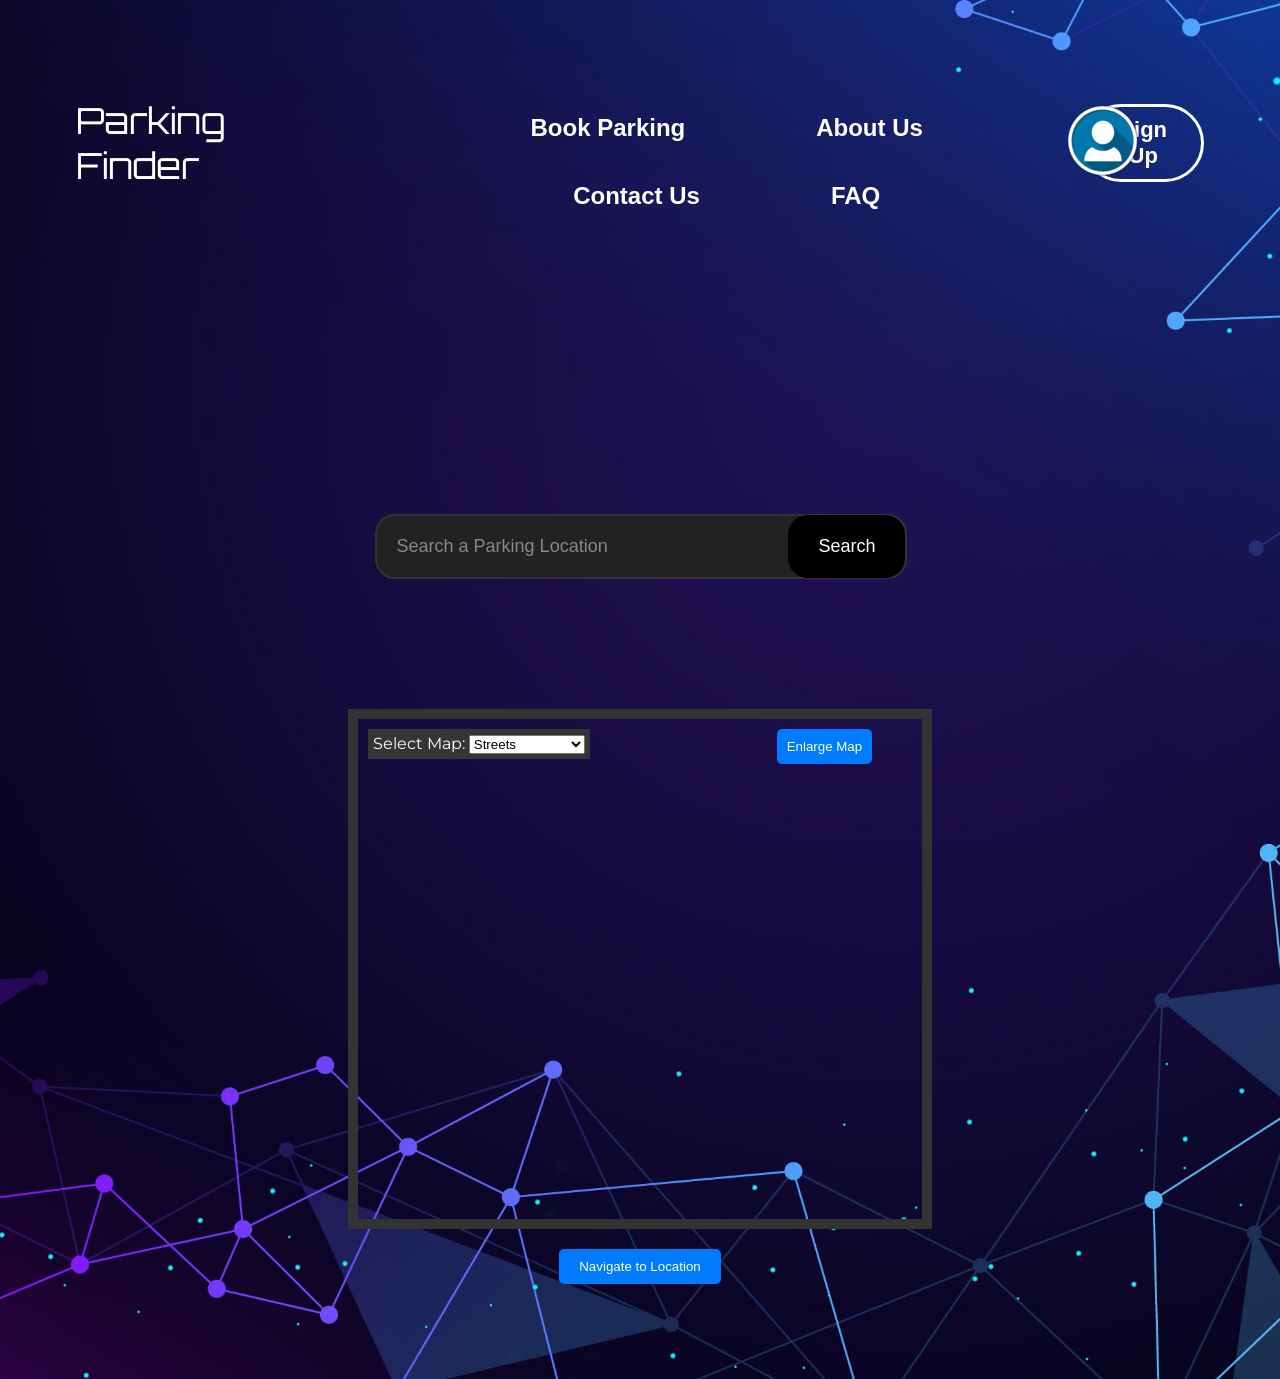
<file: index.html>
<!DOCTYPE html>
<html lang="en">
<head>
    <meta charset="UTF-8">
    <meta name="viewport" content="width=device-width, initial-scale=1.0">
    <title>Parking Finder</title>
    <!-- <link rel="stylesheet" href="styles.css"> -->
    <link rel="stylesheet" href="https://fonts.googleapis.com/css?family=Montserrat:400,700|Orbitron:800">
    <link href='https://api.mapbox.com/mapbox-gl-js/v3.2.0/mapbox-gl.css' rel='stylesheet'/>
    <style>
        .container {
  padding: 2cm;
}

header {
  display: flex;
  justify-content: space-between;
  align-items: center;
  margin-bottom: 2cm;
}

.logo {
  font-family: 'Orbitron', sans-serif;
  font-size: 36px;
  font-weight: normal;
  color: #fff;
  margin: 0;
}

nav {
  text-align: center;
}

.nav-button {
  background: none;
  border: none;
  color: #fff;
  font-weight: 900;
  font-size: 24px;
  cursor: pointer;
  margin: 1cm 15px 0 10px;
}

.signup-btn {
  border: 3px solid #fff;
  border-radius: 50px;
  background: transparent;
  color: #fff;
  font-size: 22px;
  font-weight: 600;
  padding: 10px 25px;
  cursor: pointer;
  margin-left: -1.5cm;
}

body {
  margin: 0;
  font-family: 'Montserrat', sans-serif;
  background-color: #000;
  color: #fff;
  background-image: url('Resources/bg6.png');
  background-size: cover;
  background-position: center;
  background-repeat: no-repeat;
  min-height: 100vh;
}

.search-container {
  text-align: center;
  margin-top: 8cm;
  padding: 0 2cm;
}

.search-button {
  border: none;
  background-color: #000;
  color: #fff;
  padding: 21px 30px;
  font-size: 18px;
  cursor: pointer;
  position: relative;
  top: 0px;
  margin-left: -123px;
  border-top-right-radius: 20px;
  border-bottom-right-radius: 20px;
  border-top-left-radius: 20px;
  border-bottom-left-radius: 20px;
}

.search-input::placeholder {
  color: #888;
}

@media screen and (max-width: 768px) {
  .search-container {
    margin-top: 4cm;
  }
  
  .nav-button,
  .signup-btn,
  .logo,
  .search-input,
  body,
  .container,
  .search-container,
  .search-input::placeholder,
  .search-button {
    font-size: 18px;
    padding: 8px 15px;
    width: auto; 
    margin-left: 0;
  }
}

.suggestions::-webkit-scrollbar {
  width: 10px;
}

.suggestion-item {
  padding: 10px;
  cursor: pointer;
  color: #ffffff;
}

.popup {
  display: none;
  position: fixed;
  top: 50%;
  left: 50%;
  transform: translate(-50%, -50%);
  background-color: rgba(0, 0, 0, 0.8);
  padding: 20px;
  border-radius: 10px;
  color: #fff;
  text-align: center;
}
.popup button {
  margin: 10px;
  padding: 5px 10px;
  border: none;
  border-radius: 5px;
  background-color: #4CAF50;
  color: white;
  cursor: pointer;
}

.mapboxgl-ctrl-geocoder {
  display: none;
}
#map-container {
  position: relative;
  width: 50%;
  height: 500px;
  margin: 20px auto;
  margin-top: 130px;
  border: 10px solid #333;
}

.suggestions {
  position: absolute;
  background-color: rgb(31, 29, 29);
  border: 1px solid #ccc;
  max-height: 125px;
  overflow-y: auto;
  z-index: 999;
  width: calc(45% - 20px);
  display: none;
  border-radius: 20px;
  left: 50%;
  transform: translateX(-50%);
  margin-top: 5px;
}

.suggestions::-webkit-scrollbar {
  width: 10px;
}
.suggestions::-webkit-scrollbar-thumb {
  background-color: black;
  border-radius: 20px;
}
.suggestion-item {
  padding: 10px;
  cursor: pointer;
  color: #ffffff;
}
.suggestion-item:hover {
  background-color: #606060;
}
.search-input {
  padding: 20px;
  width: 50%;
  max-width: calc(75% - 40px);
  border: 2px solid #333;
  background-color: #222;
  color: #fff;
  font-size: 18px;
  display: inline-block;
  border-radius: 20px;
}
#map-style-select {
  position: absolute;
  top: 10px;
  left: 10px;
  z-index: 999;
  background-color: rgb(54, 53, 53);
  padding: 5px;
}
#navigate-button {
  position: relative;
  margin: 20px auto;
  display: block;
  padding: 10px 20px;
  background-color: #007bff;
  color: white;
  border: none;
  border-radius: 5px;
  cursor: pointer;
}
#enlarge-map-button {
  position: absolute;
  top: 10px;
  right: 50px;
  z-index: 999;
  background-color: #007bff;
  color: white;
  border: none;
  border-radius: 5px;
  cursor: pointer;
  padding: 10px;
}
.dropdown-content {
  display: none;
  position: absolute;
  background-color: #f9f9f9;
  min-width: 160px;
  box-shadow: 0px 8px 16px 0px rgba(0,0,0,0.2);
  z-index: 1;
  border-radius: 5px;
  left: -50%;
}
.dropdown-content button {
  color: black;
  padding: 12px 16px;
  text-decoration: none;
  display: block;
  background-color: white;
  width: 100%;
  text-align: left;
  border: none;
  border-radius: 100px;
}
.dropdown-content button:hover {
  background-color: #f1f1f1;
}
.user-icon {
  position: relative;
  display: inline-block;
  cursor: pointer;
}
.user-icon:hover .dropdown-content {
  display: block;
}

.close-btn {
  position: absolute;
  top: 10px;
  right: 10px;
  font-size: 24px;
  background: none;
  border: none;
  color: white;
  cursor: pointer;
}

@media screen and (min-width: 1033px) and (max-width: 1300px) {
  .nav-button {
    margin-left: 100px;
  }
}

@media screen and (max-width: 432px) {
  .suggestions {
    max-height: 80px;
    width: 80%;
    left: 50%;
    margin-top: 45px !important;
    border-radius: 10px;
    overflow-y: scroll;
  }
  
  .suggestion-item {
    padding: 8px;
    font-size: 14px;
  }
}

@media screen and (min-width: 1000px) {
  .nav-button.hamburger {
    display: none;
  }
  .sidebar-content{
    display: none;
  }

  .close-btn{
    display: none;
  }
}

@media screen and (max-width: 1000px) {
    
  #map-style-select {
    font-size: 10px;
    padding: 2px;
  }
  #map-style {
    font-size: 10px;
    padding: 2px;
  }

  .suggestions {
    max-height: 80px;
    width: 80%;
    left: 50%;
    margin-top: 1rem;
    border-radius: 10px;
    overflow-y: scroll;
  }
  
  .suggestion-item {
    padding: 8px;
    font-size: 14px;
  }

  #map-container {
    width: 90%;
    height: auto;
    padding-bottom: 90%;
    margin-top: 100px;
  }

  #enlarge-map-button {
    padding: 8px;
    font-size: 8px;
    right: 50px;
  }
  .mapboxgl-popup-content {
    font-size: 10px;
    padding: 10px;
  }

  .mapboxgl-popup {
    width: 200px;
    height: 200px;
  }

  .mapboxgl-popup-anchor-bottom-right {
    width: 20px;
    height: 20px;
  }

  .nav-button,
  .signup-btn,
  .logo,
  .search-input,
  body,
  .container,
  .search-container,
  .search-input::placeholder,
  .search-button {
    font-size: 18px;
    padding: 8px 15px;
    width: auto;
    margin-left: 0;
  }

  header {
    flex-direction: column;
    align-items: flex-start;
  }

  .nav-button {
    margin: 0.5cm 0;
  }

  .signup-btn {
    margin-top: 0.1cm !important;
    margin-left: auto;
  }

  .search-container {
    margin-top: 2cm;
  }

  .search-button {
    margin-left: 0;
  }

  #navigate-button {
    margin: 10px auto;
  }

  .user-container {
    display: none;
  }

  .sidebar {
    position: fixed;
    top: 0;
    left: -250px;
    width: 250px;
    height: 100%;
    background: #333;
    transition: left 0.3s ease;
    z-index: 1000;
  }
  
  .sidebar.active {
    left: 0;
  }

  .sidebar-content {
    padding: 30px 20px;
  }
  
  nav {
    display: none;
  }
  header {
    flex-direction: column;
    align-items: flex-start;
  }

  .logo {
    margin: 0.5cm 0;
  }

  .signup-btn {
    margin-top: -1.5cm;
    margin-left: auto;
  }  

  header {
    flex-direction: row;
    align-items: center;
  }
}

.sidebar-toggle {
  background: none;
  border: none;
  color: #fff;
  font-weight: 900;
  font-size: 24px;
  cursor: pointer;
  margin: 1cm 15px 0 10px;
}

.sidebar-content button {
  color: white;
  padding: 12px 16px;
  text-decoration: none;
  display: block;
  background-color: transparent;
  width: 100%;
  text-align: left;
  border: none;
  border-bottom: 1px solid #555;
}

.sidebar-content button:last-child {
  border-bottom: none;
}

.sidebar-content button:hover {
  background-color: #333;
}

::-webkit-scrollbar {
  width: 10px;
}

::-webkit-scrollbar-thumb {
  background-color: #888;
  border-radius: 10px;
}

::-webkit-scrollbar-track {
  background-color: #333;
}

body {
  scrollbar-width: thin; 
}

body::-webkit-scrollbar-thumb {
  background-color: #888;
  border-radius: 10px;
}

body::-webkit-scrollbar-track {
  background-color: #333;
}
    </style>
</head>
<body>
<div class="container">
    <header>
        <button class="nav-button hamburger" onclick="toggleSidebar()">☰</button>
        <div class="logo">Parking Finder</div>
        <nav>
            <button class="nav-button" onclick="redirectToMap()">Book Parking</button>
            <button class="nav-button" onclick="redirectToAbout()">About Us</button>
            <button class="nav-button" onclick="redirectToContact()">Contact Us</button>
            <button class="nav-button" onclick="redirectToFAQ()">FAQ</button>
        </nav>
        <div class="user-container">
            <div class="user-icon">
                <img src="Resources/account.png" alt="User Icon">
                <div class="dropdown-content">
                    <button onclick="profile()">Account Information</button>
                    <button onclick="logout()">Logout</button>
                </div>
            </div>
        </div>
        <button class="signup-btn" onclick="redirectToSignUp()">Sign Up</button>
    </header>
    <div class="sidebar" id="sidebar">
        <button class="close-btn" onclick="closeSidebar()">×</button> 
        <div class="sidebar-content">
          <button class="nav-button" onclick="redirectToMap()">Book Parking</button>
          <button class="nav-button" onclick="redirectToAbout()">About Us</button>
          <button class="nav-button" onclick="redirectToContact()">Contact Us</button>
          <button class="nav-button" onclick="redirectToFAQ()">FAQ</button>
        </div>
      </div>
    <div class="search-container">
        <input type="text" class="search-input" placeholder="Search a Parking Location" oninput="updateSuggestions()">
        <div id="suggestions" class="suggestions"></div>
        <button class="search-button" onclick="searchLocation()">Search</button>
    </div>
    <div id="map-container">
        <div id="map"></div>
        <button id="enlarge-map-button" onclick="redirectToLargeMap()">Enlarge Map</button>
        <div id="map-style-select">
            <label for="map-style">Select Map: </label>
            <select id="map-style">
                <option value="mapbox://styles/fooba-/cltagn3kg015l01pi9bpc56z5" selected>Streets</option>
                <option value="mapbox://styles/mapbox/outdoors-v11">Outdoors</option>
                <option value="mapbox://styles/mapbox/light-v10">Light</option>
                <option value="mapbox://styles/mapbox/dark-v11">Dark</option>
                <option value="mapbox://styles/mapbox/satellite-v9">Satellite</option>
                <option value="mapbox://styles/mapbox/satellite-streets-v11">Satellite Streets</option>
            </select>
        </div>
    </div>
    <button id="navigate-button" onclick="navigateToUserLocation()">Navigate to Location</button>
</div>

<script src="https://ajax.googleapis.com/ajax/libs/jquery/3.5.1/jquery.min.js"></script>
<script src='https://api.mapbox.com/mapbox-gl-js/v3.2.0/mapbox-gl.js'></script>
<script src='https://api.mapbox.com/mapbox-gl-js/plugins/mapbox-gl-geocoder/v5.0.0/mapbox-gl-geocoder.min.js'></script>

<script src="config.js"></script>
<script src="check.php"></script>

<!-- <script src="script.js"></script> -->
 
<script>
  mapboxgl.accessToken = CONFIG.MAPBOX_TOKEN;

var map = new mapboxgl.Map({
    container: 'map-container',
    style: 'mapbox://styles/fooba-/cltagn3kg015l01pi9bpc56z5',
    center: [77.41962097802912, 23.26374719462932],
    zoom: 9
});

var geocoder = new MapboxGeocoder({
    accessToken: mapboxgl.accessToken,
    mapboxgl: mapboxgl,
    placeholder: "Enter a location",
    types: 'place,postcode,locality,address'
});

document.querySelector('.search-container').appendChild(geocoder.onAdd(map));

map.addControl(new mapboxgl.NavigationControl());

var searchClicked = false;
var userLocationMarker = new mapboxgl.Marker();

function searchLocation() {
    var query = document.querySelector('.search-input').value;
    geocoder.query(query);
    searchClicked = true;
    hideSuggestions();
}

function redirectToSignUp() {
    window.location.href = "SignUp/sign-up.html";
}

function redirectToAbout() {
    window.location.href = "AboutUs/about.html";
}

function updateSuggestions() {
    var query = document.querySelector('.search-input').value;
    if (query.length > 0) {
        searchClicked = false;
        fetchSuggestions(query);
    } else {
        hideSuggestions();
    }
}

function fetchSuggestions(query) {
    fetch('https://api.mapbox.com/geocoding/v5/mapbox.places/' + encodeURIComponent(query) + '.json?access_token=' + mapboxgl.accessToken)
        .then(response => response.json())
        .then(data => {
            displaySuggestions(data.features);
        })
        .catch(error => console.error('Error fetching suggestions:', error));
}

function displaySuggestions(features) {
    var suggestionsDiv = document.getElementById('suggestions');
    suggestionsDiv.innerHTML = "";
    features.forEach(function (feature) {
        var suggestionItem = document.createElement('div');
        suggestionItem.className = 'suggestion-item';
        suggestionItem.textContent = feature.place_name;
        suggestionItem.onclick = function () {
            document.querySelector('.search-input').value = feature.place_name;
            map.flyTo({
                center: feature.center,
                zoom: 12
            });
            hideSuggestions();
        };
        suggestionsDiv.appendChild(suggestionItem);
    });
    suggestionsDiv.style.display = 'block';
}

function hideSuggestions() {
    document.getElementById('suggestions').style.display = 'none';
}

var styleSelector = document.getElementById('map-style');
styleSelector.addEventListener('change', function() {
    var selectedStyle = styleSelector.value;
    map.setStyle(selectedStyle);
});

function navigateToUserLocation() {
    if (navigator.geolocation) {
        navigator.geolocation.getCurrentPosition(function(position) {
            if (map.getSource('navigation')) {
                map.removeSource('navigation');
                map.removeLayer('navigation-route');
            }
            userLocationMarker.setLngLat([position.coords.longitude, position.coords.latitude]);
            userLocationMarker.addTo(map);
            var userCoordinates = [position.coords.longitude, position.coords.latitude];
            var setLocationCoordinates = map.getCenter();
            var url = 'https://api.mapbox.com/directions/v5/mapbox/driving/' + userCoordinates[0] + ',' + userCoordinates[1] + ';' + setLocationCoordinates.lng + ',' + setLocationCoordinates.lat + '?geometries=geojson&steps=true&access_token=' + mapboxgl.accessToken;
            fetch(url)
                .then(response => response.json())
                .then(data => {
                    var route = data.routes[0].geometry;
                    if (map.getSource('navigation')) {
                        map.removeSource('navigation');
                        map.removeLayer('navigation-route');
                    }
                    map.addSource('navigation', {
                        'type': 'geojson',
                        'data': {
                            'type': 'Feature',
                            'properties': {},
                            'geometry': route
                        }
                    });
                    map.addLayer({
                        'id': 'navigation-route',
                        'type': 'line',
                        'source': 'navigation',
                        'layout': {
                            'line-join': 'round',
                            'line-cap': 'round'
                        },
                        'paint': {
                            'line-color': '#007bff',
                            'line-width': 8
                        }
                    });
                })
                .catch(error => console.error('Error fetching route:', error));
            map.flyTo({
                center: userCoordinates,
                zoom: 12
            });
        }, function(error) {
            console.error('Error getting user location:', error);
            alert('Error getting user location. Please enable location services or try again later.');
        });
    } else {
        alert('Geolocation is not supported by this browser.');
    }
}

function redirectToLargeMap() {
    window.location.href = "LargeMap.html";
}

function redirectToMain() {
    window.location.href = "index.html";
}

var specificLocations = [
    {
        name: "Minal Mall Parking Lot",
        coordinates: [77.45571845, 23.27373897],
        popupContent: "<h3 style='color: black;'>Minal Mall Parking Lot</h3>",
        address: "28, 28, JK Rd, near Allahabad Bank, Minal Residency, Bhopal, Madhya Pradesh 462023" 
    },

    {
        name: "VEER VALET PARKING",
        coordinates: [77.46292823, 23.27058507],
        popupContent: "<h3 style='color: black;'>VEER VALET PARKING</h3>",
        address: "Nizamuddin Rd, Durgesh Vihar, Ayodhya Nagar, Bhopal, Madhya Pradesh 462022" 
    },

    {
        name: "Parking MPSEDC",
        coordinates: [77.42962592,	23.24976749],
        popupContent: "<h3 style='color: black;'>Parking MPSEDC</h3>",
        address: "6CVH+9W8, Opposites Maida Mill, Arera Hills, Bhopal, Madhya Pradesh 462011" 
    },

    {
        name: "Smart Parking Bhopal",
        coordinates: [77.43443244,	23.24030389],
        popupContent: "<h3 style='color: black;'>Smart Parking Bhopal</h3>",
        address: "No.202, Plot, Ram Gopal Maheshwari Marg, MP Nagar Zone-I, Zone-I, Maharana Pratap Nagar, Bhopal, Madhya Pradesh 462011" 
    },

    {
        name: "Parking Area",
        coordinates: [77.43099921,	23.24787483],
        popupContent: "<h3 style='color: black;'>Parking Area</h3>",
        address: "6CVJ+33C, Arera Hills, Bhopal, Madhya Pradesh 462011" 
    },

    {
        name: "bp Parking Lot",
        coordinates: [77.43271583,	23.23967295],
        popupContent: "<h3 style='color: black;'>bp Parking Lot</h3>",
        address: "Plot No-178, Chitra Complex, Near Hotel Surendra Vilas, Zone-I, Maharana Pratap Nagar, Bhopal, Madhya Pradesh 462023" 
    },
    
    {
        name: "Parking Lot",
        coordinates: [77.44061225,	23.22642271],
        popupContent: "<h3 style='color: black;'>Parking Lot</h3>",
        address: "6CPM+2V Bhopal, Madhya Pradesh" 
    },
    
    {
        name: "Parking",
        coordinates: [77.43580573,	23.2358873],
        popupContent: "<h3 style='color: black;'>Parking</h3>",
        address: "6CJP+H9Q, Nagar Nigam, Zone-II, Maharana Pratap Nagar, Bhopal, Madhya Pradesh 462023" 
    },
    
    {
        name: "Smart Parking 1B",
        coordinates: [77.43443244,	23.22074363],
        popupContent: "<h3 style='color: black;'>Smart Parking, Parking Lot 1- B</h3>",
        address: "10 No. Market, 17, Main Rd No. 3, E-4, Arera Colony, Bhopal, Madhya Pradesh 462016" 
    },
    
    {
        name: "Parking Multilevel",
        coordinates: [77.40284675,	23.26017669],
        popupContent: "<h3 style='color: black;'>Parking Multilevel</h3>",
        address: "7C42+7X6, Nagar Nigam,Bhopal., Sultania Rd, Ibrahimpura, Peer Gate Area, Bhopal, Madhya Pradesh 462001" 
    },
    
    {
        name: "Parking Areas",
        coordinates: [77.44267219,	23.22768469],
        popupContent: "<h3 style='color: black;'>Parking Areas</h3>",
        address: "6CCR+GF4, Habib Ganj, Bhopal, Madhya Pradesh 462023" 
    },
    
    {
        name: "J P Hospital parking",
        coordinates: [77.41692298,	23.23651825],
        popupContent: "<h3 style='color: black;'>J P Hospital parking</h3>",
        address: "A-3, Main Rd 1, Bheem Nagar, BDA Colony, Panchsheel Nagar Main Road 1 Bheem Nagar, BDA Colony, Panchsheel Nagar, Bhopal, Madhya Pradesh 462003" 
    },
    
    {
        name: "Multi level parking",
        coordinates: [77.43408912,	23.23967295],
        popupContent: "<h3 style='color: black;'>Multi level parking, MP Nagar Zone 1</h3>",
        address: "37, Sultania Rd, Ibrahimpura, Peer Gate Area, Bhopal, Madhya Pradesh 462001" 
    },
    
    {
        name: "Parking For 4 Wheeler",
        coordinates: [77.41486304,	23.2750005],
        popupContent: "<h3 style='color: black;'>Parking For 4 Wheeler</h3>",
        address: "7C97+34J, Bhopal Junction, Bhopal, Madhya Pradesh 462001" 
    },
    
    {
        name: "Smart Parking DB City Bhopal",
        coordinates: [77.43031257,	23.23399444],
        popupContent: "<h3 style='color: black;'>Smart Parking DB City Bhopal</h3>",
        address: "6CMJ+2C5, Zone-I, Arera Hills, Bhopal, Madhya Pradesh 462016" 
    },
    
    {
        name: "BHEL Senior Club Parking",
        coordinates: [77.46292823,	23.22989314],
        popupContent: "<h3 style='color: black;'>BHEL Senior Club Parking</h3>",
        address: "6FG6+M48, Sector A, BHEL, Bhopal, Madhya Pradesh 462022" 
    },
    
    {
        name: "Multi Level Parking ISBT",
        coordinates: [77.44473212,	23.23904202],
        popupContent: "<h3 style='color: black;'>Multi Level Parking, ISBT</h3>",
        address: "6CJV+8HP, Near Hotels in ISBT Area, Habib Ganj, Bhopal, Madhya Pradesh 462023" 
    },
        
    {
        name: "Krishna Complex Parking Lot",
        coordinates: [77.40627998,	23.26932349],
        popupContent: "<h3 style='color: black;'>Krishna Complex Parking Lot</h3>",
        address: "Plot No. 9, Krishna Complex, Hamidia Rd, Near Nadra Bus Stand, Ghora Nakkas, Peer Gate Area, Bhopal, Madhya Pradesh 462001" 
    },
        
    {
        name: "Parking Ashoka Lake view",
        coordinates: [77.38636726,	23.25102926],
        popupContent: "<h3 style='color: black;'>Parking Ashoka Lake view</h3>",
        address: "69RQ+X6Q, Shymala Hills, Bhopal, Madhya Pradesh 462002" 
    },
        
    {
        name: "Tatya Tope Multi Level parking",
        coordinates: [77.39769691,	23.24219666],
        popupContent: "<h3 style='color: black;'>Tatya Tope Multi Level parking</h3>",
        address: "62, STT Nagar, TT Nagar, Bhopal, Madhya Pradesh 462003" 
    },
        
    {
        name: "Rani kamlapati railway station parking",
        coordinates: [77.43889564,	23.22800019],
        popupContent: "<h3 style='color: black;'>Rani kamlapati railway station parking</h3>",
        address: "6CCQ+JF9, Habib Ganj, Bhopal, Madhya Pradesh 462023" 
    },
        
    {
        name: "Natraj Club Parking",
        coordinates: [77.45709174,	23.23651825],
        popupContent: "<h3 style='color: black;'>Natraj Club Parking</h3>",
        address: "6FJ4+HHW, Sector A, Berkheda, Bhopal, Madhya Pradesh 462023" 
    },
        
    {
        name: "Lake View Parking",
        coordinates: [77.38224738,	23.24850572],
        popupContent: "<h3 style='color: black;'>Lake View Parking</h3>",
        address: "69VJ+2F7, Shymala Hills, Bhopal, Madhya Pradesh 462002" 
    },
        
    {
        name: "Bansal Group of Institutes",
        coordinates: [77.50925601,	23.26904222],
        popupContent: "<h3 style='color: black;'>Bansal Group of Institutes</h3>",
        address: "Anand Nagar, Kokta, Raisen Road, Bhopal, Madhya Pradesh 462021" 
    },
];

specificLocations.forEach(function(location) {
    var anchorTag = "<a href='Slot/slots.html?location=" + encodeURIComponent(location.name) + "'>Check Availability</a>";
    var popupHTML = "<h3 style='color: black;'>" + location.name + "</h3>" +
    "<p style='color: black;'>" + location.address + "</p>" +
    "<p style='color: black; margin-bottom: -15px; font-weight: bold;'>Total Slots: <span id='totalSlots_" + encodeURIComponent(location.name) + "' style='color: blue;'></span></p>" +
                    "<p style='color: black; font-weight: bold;'>Available Slots: <span id='availableSlots_" + encodeURIComponent(location.name) + "' style='color: green;'></span></p>" +
                    anchorTag;

    var popup = new mapboxgl.Popup().setHTML(popupHTML);

    var markerElement = document.createElement('div');
    markerElement.className = 'mapboxgl-marker';
    markerElement.style.backgroundImage = 'url("icon.png")';
    markerElement.style.width = '35px';
    markerElement.style.height = '35px';

    var marker = new mapboxgl.Marker(markerElement)
        .setLngLat(location.coordinates)
        .setPopup(popup)
        .addTo(map);

    fetch('parkinginfo.php?location=' + encodeURIComponent(location.name))
        .then(response => response.text())
        .then(data => {
            var slots = data.split(',');
            var totalSlots = slots[0];
            var availableSlots = slots[1];
            document.getElementById('totalSlots_' + encodeURIComponent(location.name)).textContent = totalSlots;
            document.getElementById('availableSlots_' + encodeURIComponent(location.name)).textContent = availableSlots;
        })
        .catch(error => console.error('Error fetching slots:', error));

    marker.getElement().addEventListener('click', function() {
        popup.addTo(map);
        fetch('parkinginfo.php?location=' + encodeURIComponent(location.name))
            .then(response => response.text())
            .then(data => {
                var slots = data.split(',');
                var totalSlots = slots[0];
                var availableSlots = slots[1];
                document.getElementById('totalSlots_' + encodeURIComponent(location.name)).textContent = totalSlots;
                document.getElementById('availableSlots_' + encodeURIComponent(location.name)).textContent = availableSlots;
            })
            .catch(error => console.error('Error fetching slots:', error));
    });
});

var specificLocation = specificLocations.find(function(location) {
    return location.coordinates[0] === 77.5131801112173 && location.coordinates[1] === 23.270964878906067;
});

if (specificLocation) {
    var popup = new mapboxgl.Popup().setHTML(specificLocation.popupContent);

    var markerElement = document.createElement('div');
    markerElement.className = 'mapboxgl-marker';
    markerElement.style.backgroundImage = 'url("icon.png")';
    markerElement.style.width = '35px';
    markerElement.style.height = '35px';

    var marker = new mapboxgl.Marker(markerElement)
        .setLngLat(specificLocation.coordinates)
        .setPopup(popup)
        .addTo(map);

        function updatePopupStatus(popup, locationName) {
            fetch('parkinginfo.php?location=' + encodeURIComponent(locationName))
                .then(response => response.text())
                .then(data => {
                    var slots = data.split(',');
                    var totalSlots = slots[0];
                    var availableSlots = slots[1];
                    popup.setHTML("<h3 style='color: black;'>" + locationName + "</h3>" +
                        "<p style='color: black;'>Total Slots: " + totalSlots + "</p>" +
                        "<p style='color: black;'>Available Slots: " + availableSlots + "</p>");
                })
                .catch(error => console.error('Error fetching slots:', error));
        }
        
        setInterval(function() {
            specificLocations.forEach(function(location) {
                var popup = location.marker.getPopup();
                updatePopupStatus(popup, location.name);
            });
        }, 1000);        

    updatePopupStatus();


    marker.getElement().addEventListener('click', function() {
        popup.addTo(map);
    });
}

window.onload = function() {
    var loggedIn = getCookie("loggedIn");
    var userContainer = document.querySelector('.user-container');
    var signUpBtn = document.querySelector('.signup-btn');
    if (loggedIn === "true") {
        signUpBtn.style.display = "none";
        userContainer.style.display = "block";
    } else {
        signUpBtn.style.display = "block";
        userContainer.style.display = "none";
    }
}

function getCookie(name) {
    var cookieArr = document.cookie.split(';');
    for(var i = 0; i < cookieArr.length; i++) {
        var cookiePair = cookieArr[i].split('=');
        if(name == cookiePair[0].trim()) {
            return decodeURIComponent(cookiePair[1]);
        }
    }
    return null;
}

function setCookie(name, value) {
    document.cookie = name + "=" + value + ";path=/";
}

function clearCookie(name) {
    document.cookie = name + "=;expires=Thu, 01 Jan 1970 00:00:00 UTC;path=/;";
}

function logout() {
    clearCookie("loggedIn");
    window.location.reload();
}

function profile() {
    window.location.href="Account/account.html";
}

function redirectToMap() {
    window.location.href = "LargeMap.html";
  }

function redirectToContact() {
    window.location.href = "ContactUs/contact.html";
  }

  function redirectToFAQ() {
    window.location.href = "FAQ/faq.html";
  }
    function toggleSidebar() {
    var sidebar = document.getElementById('sidebar');
    sidebar.classList.toggle('active');
}
  
  function closeSidebar() {
    var sidebar = document.getElementById('sidebar');
    sidebar.classList.remove('active');
  }
  
          document.addEventListener('DOMContentLoaded', () => {
            var disclaimer = document.querySelector("img[alt='www.000webhost.com']");
            if(disclaimer) {
                disclaimer.remove();
            }
        });
  
  function runSensorCheck() {
  $.ajax({
    url: 'Slot/status/sensorCheck.php',
    type: 'GET',
    success: function(response) {
      console.log('Sensor Check executed successfully');
    },
    error: function(xhr, status, error) {
      console.error(xhr.responseText);
    }
  });
}

setInterval(runSensorCheck, 5000);
</script>



</body>
</html>
</file>
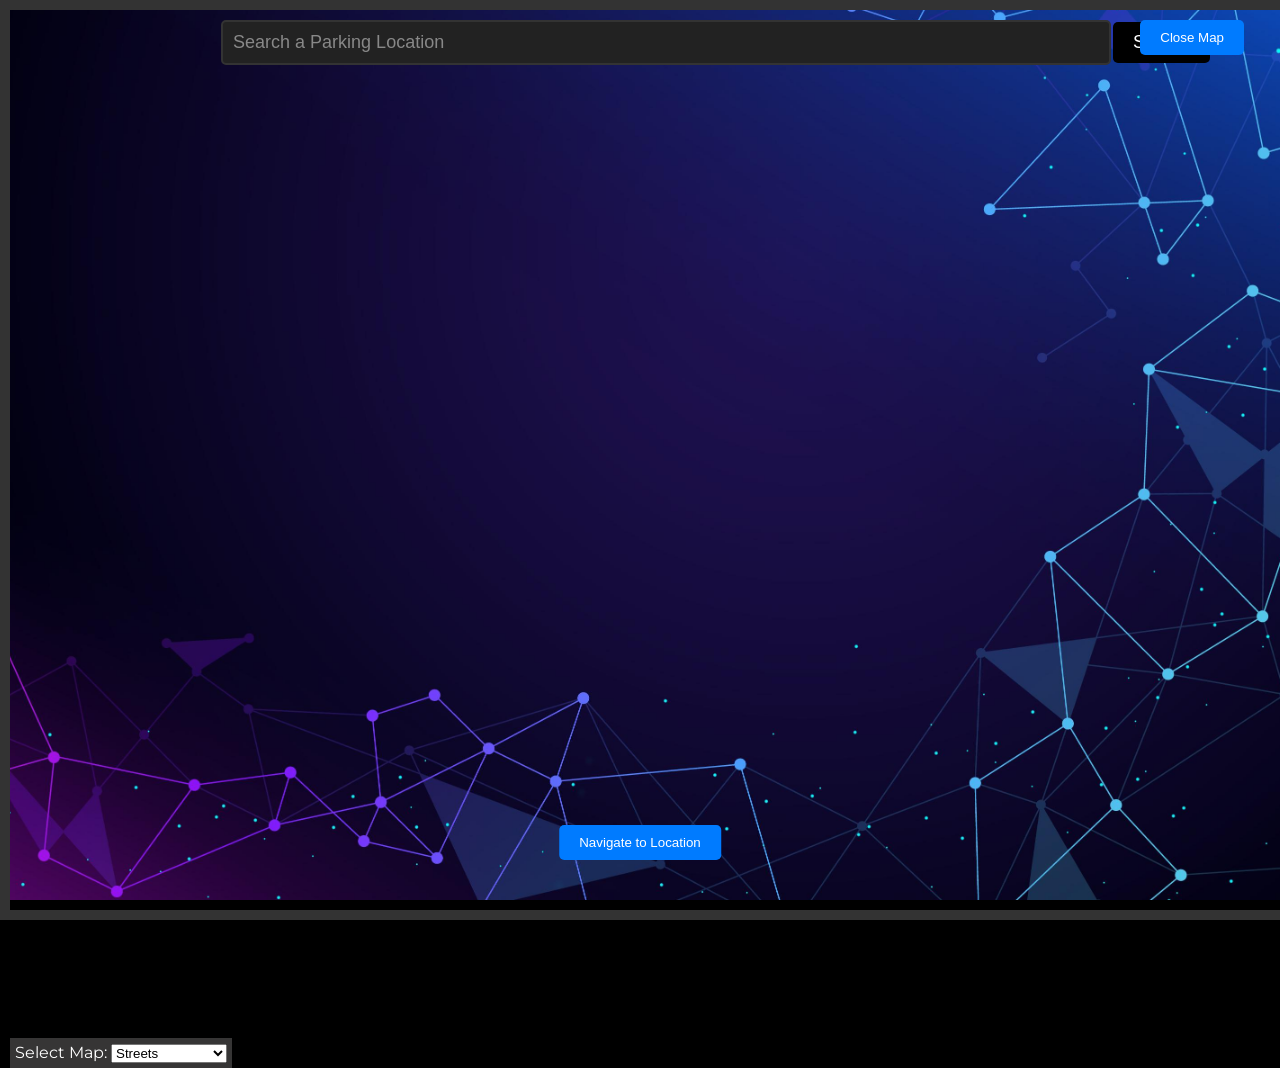
<file: LargeMap.html>
<!DOCTYPE html>
<html lang="en">
<head>
    <meta charset="UTF-8">
    <meta name="viewport" content="width=device-width, initial-scale=1.0">
    <title>Parking Finder</title>
    <link rel="stylesheet" href="styles.css">
    <link rel="stylesheet" href="https://fonts.googleapis.com/css?family=Montserrat:400,700|Orbitron:800">
    <link href='https://api.mapbox.com/mapbox-gl-js/v3.2.0/mapbox-gl.css' rel='stylesheet'/>
    <style>
        body, html {
            margin: 0;
            padding: 0;
            height: 100%;
            overflow: hidden;
        }
        #map-container {
            position: fixed;
            width: 100%;
            height: 100%;
            top: 0;
            left: 0;
            margin: 0;
            z-index: 1;
        }
        .search-container {
            position: absolute;
            margin: 0;
            top: 20px;
            left: 20px;
            z-index: 1;
            width: calc(100% - 40px);
        }
        .search-input {
            padding: 10px;
            width: 100%;
            border: 2px solid #333;
            background-color: #222;
            color: #fff;
            font-size: 18px;
            display: inline-block;
            border-radius: 5px;
            box-sizing: border-box;
        }
        .search-button {
            border: none;
            background-color: #000;
            color: #fff;
            padding: 10px 20px;
            font-size: 18px;
            cursor: pointer;
            border-radius: 5px;
            margin-left: -2px;
        }
        .suggestions {
            position: absolute;
            background-color: rgb(31, 29, 29);
            border: 1px solid #ccc;
            max-height: 125px;
            overflow-y: auto;
            z-index: 999;
            width: calc(45% - 20px);
            display: none;
            left: 50%;
            transform: translateX(-50%);
            margin-top: 2px;
        }
        
        .suggestion-item {
            padding: 10px;
            cursor: pointer;
            color: #ffffff;
        }
        .suggestion-item:hover {
            background-color: #606060;
        }
        .mapboxgl-ctrl-geocoder {
            display: none;
        }
        #navigate-button {
            margin: 20px auto;
            display: block;
            padding: 10px 20px;
            background-color: #007bff;
            color: white;
            border: none;
            border-radius: 5px;
            cursor: pointer;
            z-index: 1;
                position: fixed;
                bottom: 20px;
                left: 50%;
                transform: translateX(-50%);
        }

        #close {
            position: absolute;
            top: 20px;
            right: 36px;
            z-index: 999;
            display: block;
            padding: 10px 20px;
            background-color: #007bff;
            color: white;
            border: none;
            border-radius: 5px;
            cursor: pointer;
        }
        

        #map-style-select {
            position: absolute;
            top: 1038px;
            left: 10px;
            z-index: 999;
            background-color: rgb(54, 53, 53);
            padding: 5px;
        }

        @media only screen and (max-width: 768px) {
            #navigate-button {
                position: fixed;
                bottom: 40px; /* Adjust this value as needed */
                left: 50%;
                transform: translateX(-50%);
                z-index: 999;
            }
            #close {
                top: unset;
                bottom: calc(5px + 10px); /* Adjust this value as needed */
                left: 50%;
                transform: translateX(-50%);
                font-size: 10px; /* Adjust font size as needed */
                width: 100px; 
            }
            .search-container {
                left: -7px; /* Adjust this value as needed */
                width: calc(100% - 20px);
            }
        
            .search-button {
                margin-left: -2px; /* Adjust this value as needed */
            }
        }
    </style>
</head>
<body>
<div id="map-container"></div>
<div class="search-container">
    <input type="text" class="search-input" placeholder="Search a Parking Location" oninput="updateSuggestions()">
    <div id="suggestions" class="suggestions"></div>
    <button class="search-button" onclick="searchLocation()">Search</button>
</div>

<div id="map-style-select">
    <label for="map-style">Select Map: </label>
    <select id="map-style">
        <option value="mapbox://styles/fooba-/cltagn3kg015l01pi9bpc56z5" selected>Streets</option>
        <option value="mapbox://styles/mapbox/outdoors-v11">Outdoors</option>
        <option value="mapbox://styles/mapbox/light-v10">Light</option>
        <option value="mapbox://styles/mapbox/dark-v11">Dark</option>
        <option value="mapbox://styles/mapbox/satellite-v9">Satellite</option>
        <option value="mapbox://styles/mapbox/satellite-streets-v11">Satellite Streets</option>
    </select>
</div>

<button id="navigate-button" onclick="navigateToUserLocation()">Navigate to Location</button>
<button id="close" onclick="redirectToMain()">Close Map</button>


<script src='https://api.mapbox.com/mapbox-gl-js/v3.2.0/mapbox-gl.js'></script>
<script src='https://api.mapbox.com/mapbox-gl-js/plugins/mapbox-gl-geocoder/v5.0.0/mapbox-gl-geocoder.min.js'></script>
<script src="config.js"></script>
<script src="script.js"></script>
<script>
            document.addEventListener('DOMContentLoaded', () => {
            var disclaimer = document.querySelector("img[alt='www.000webhost.com']");
            if(disclaimer) {
                disclaimer.remove();
            }
        });
</script>

</body>
</html>
</file>
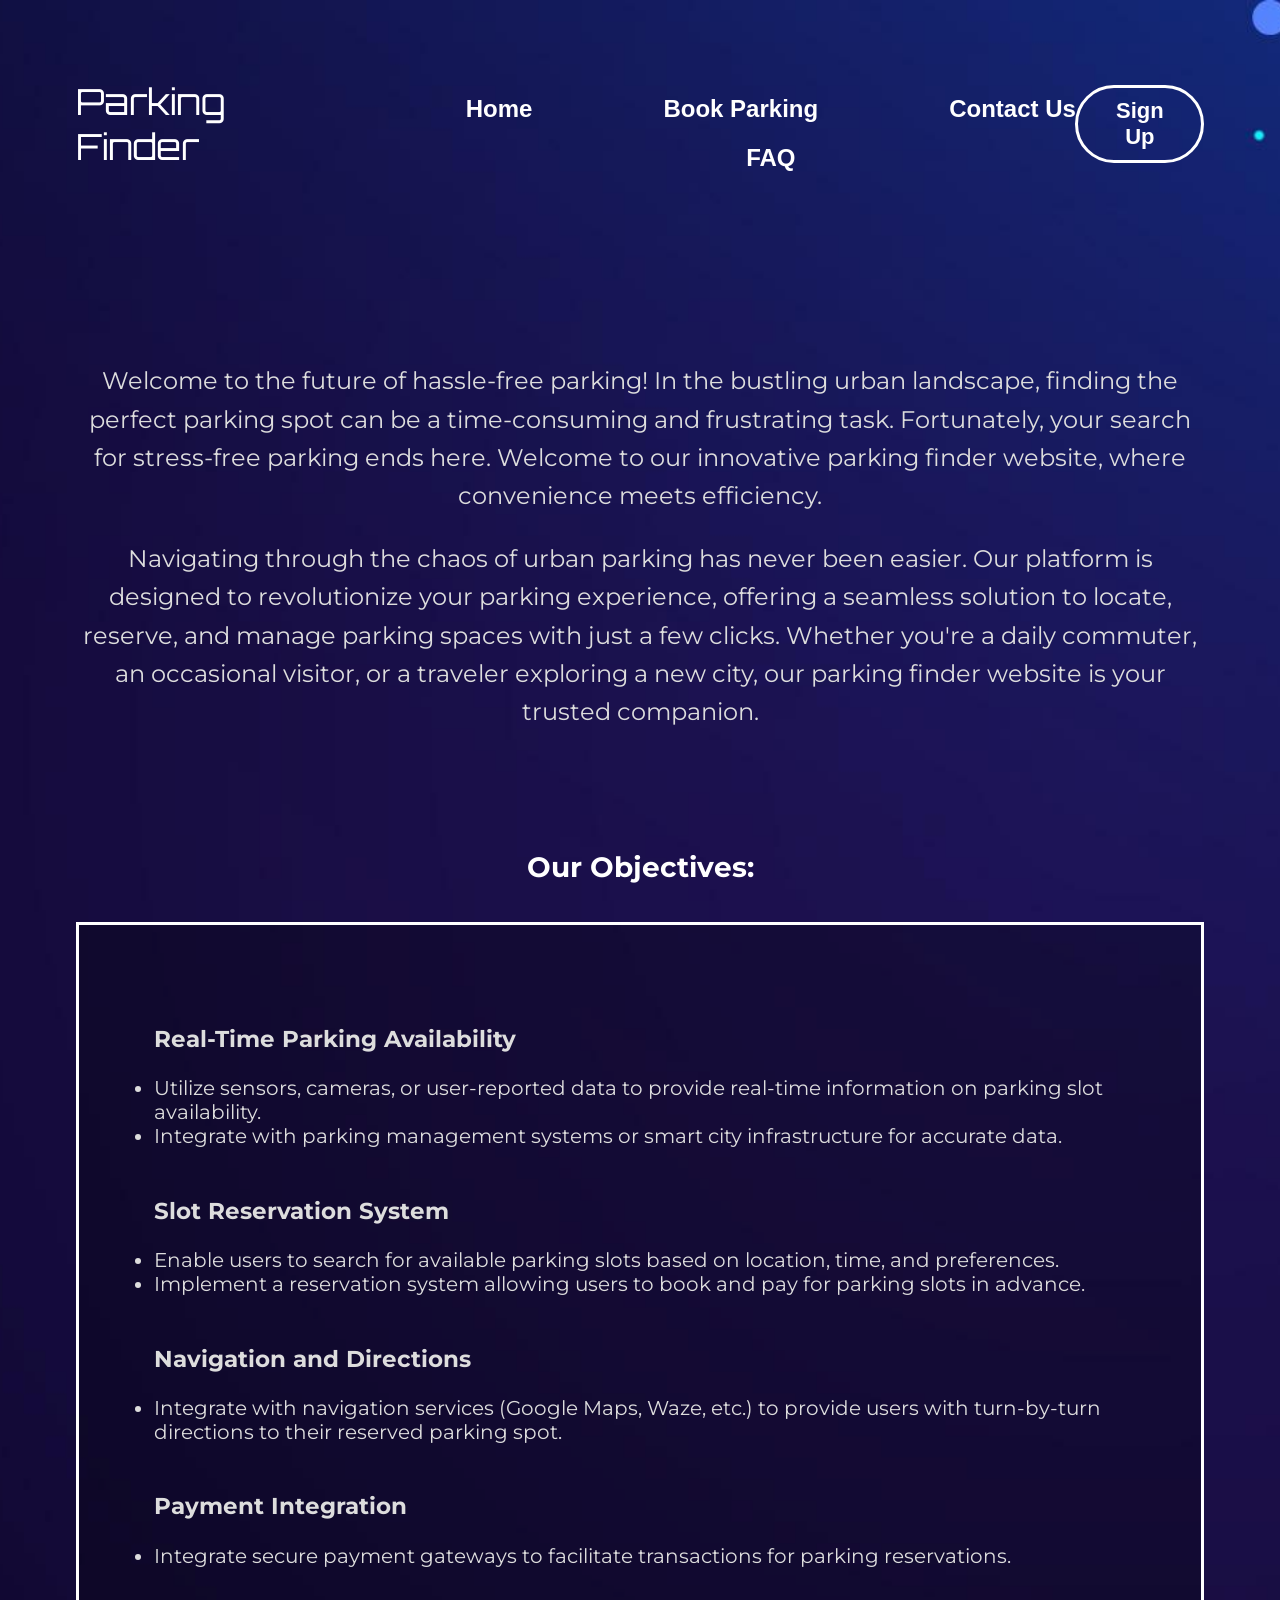
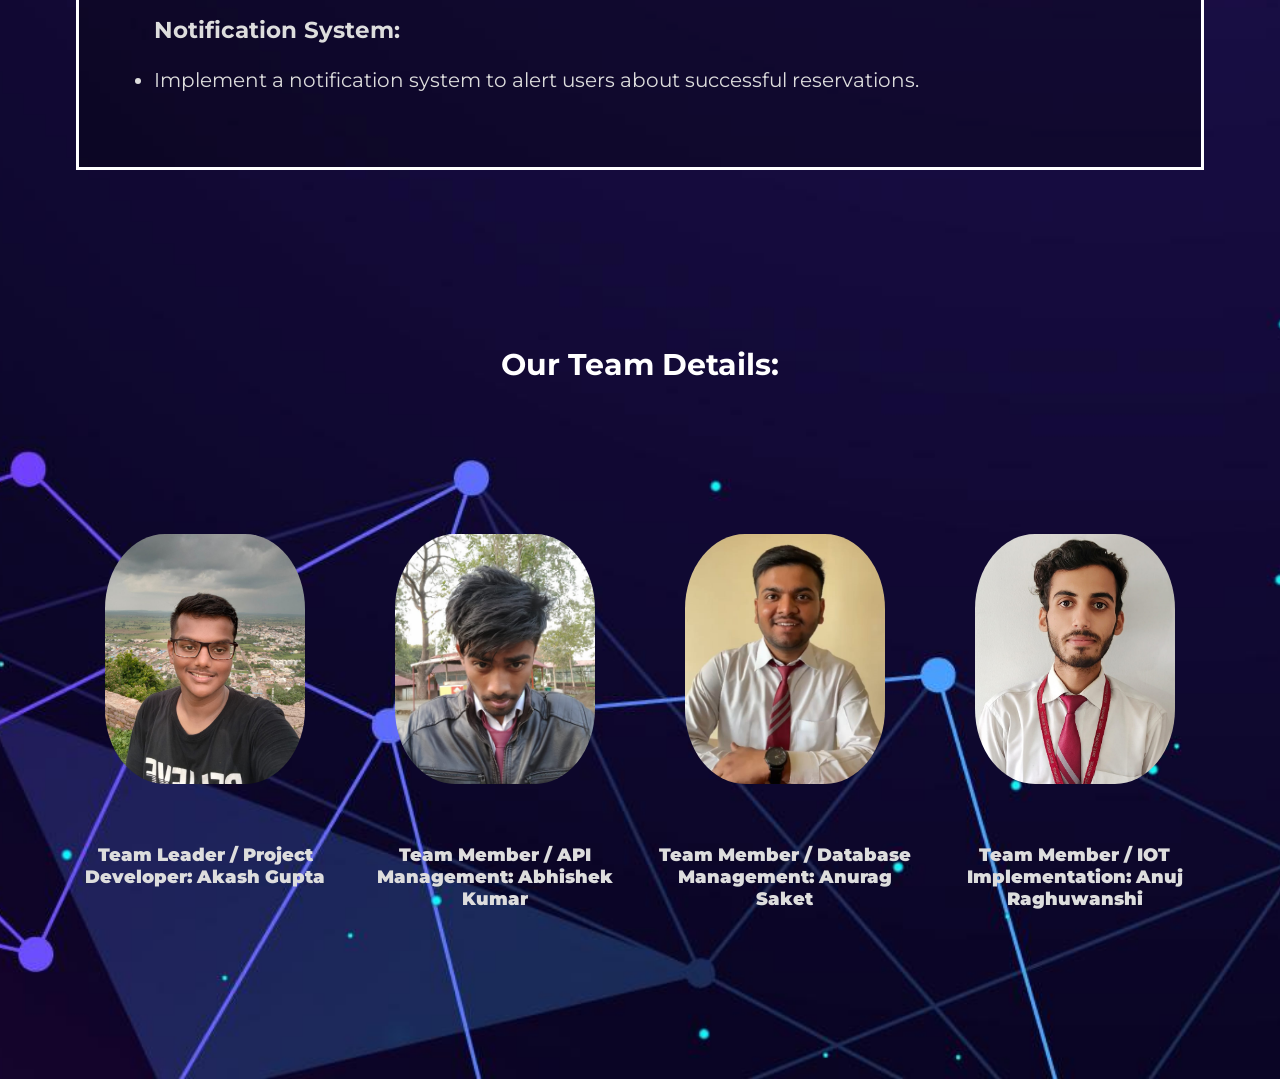
<file: AboutUs/about.html>
<!DOCTYPE html>
<html lang="en">
<head>
  <meta charset="UTF-8">
  <meta name="viewport" content="width=device-width, initial-scale=1.0">
  <title>About Us - Parking Finder</title>
 <!-- <link rel="stylesheet" href="about.css"> -->
 <style>
     body {
  margin: 0;
  font-family: 'Montserrat', sans-serif;
  background-color: #000;
  color: #fff;
  background-image: url('../Resources/bg6.png');
  background-size: cover;
  background-position: center;
  background-repeat: no-repeat;
  min-height: 100vh;
}

.container {
  padding: 2cm;
}

header {
  display: flex;
  justify-content: space-between;
  align-items: center;
  margin-bottom: 1cm;
}

.logo {
  font-family: 'Orbitron', sans-serif;
  font-size: 36px;
  font-weight: normal;
  color: #fff;
  margin: 0;
}

nav {
  text-align: center;
}

.nav-button {
  background: none;
  border: none;
  color: #fff;
  font-weight: 900;
  font-size: 24px;
  cursor: pointer;
  margin: 0.5cm 15px 0 5px;
}

.signup-btn {
  border: 3px solid #fff;
  border-radius: 50px;
  background: transparent;
  color: #fff;
  font-size: 22px;
  font-weight: 600;
  padding: 10px 25px;
  cursor: pointer;
  margin-left: -1.5cm;
}

.about-container {
  text-align: center;
  margin-top: 2cm;
  padding: 0 2cm;
}

.about-text {
  font-size: 24px;
  line-height: 1.6;
  margin-bottom: 2cm;
  padding-bottom: 0.5cm;
  color: #ddd;
}

.objective-heading {
  font-size: 28px;
  font-weight: bold;
  color: #fff;
  margin-bottom: 1cm;
}

.objective-list {
  font-size: 20px;
  color: #ddd;
  text-align: left;
  margin-left: 0;
  padding-left: 2cm;
  border-left: 3px solid #fff;
  border-right: 3px solid #fff;
  border-top: 3px solid #fff;
  border-bottom: 3px solid #fff;
  padding-bottom: 2cm;
  padding-top: 2cm;
  background: rgba(0, 0, 0, 0.279);
}

.team-members {
  display: flex;
  justify-content: space-between;
  margin-top: 2cm;
}

.team-member {
  text-align: center;
  width: 23%;
}

.team-member-photo {
  width: 200px;
  height: 250px;
  object-fit: cover;
  margin-bottom: 1cm;
  border-radius: 30%;
}


.team-member-details {
  font-size: 18px;
  color: #ddd;
  font-weight: 900;
  padding-bottom: 4cm;
}

.team-heading {
  font-size: 30px;
  font-weight: bold;
  color: #fff;
  margin-bottom: 1cm;
  padding-top: 4cm;
  padding-bottom: 2cm;
}

.dropdown-content {
  display: none;
  position: absolute;
  background-color: #f9f9f9;
  min-width: 160px;
  box-shadow: 0px 8px 16px 0px rgba(0,0,0,0.2);
  z-index: 1;
  border-radius: 5px;
  left: -50%;
}
.dropdown-content button {
  color: black;
  padding: 12px 16px;
  text-decoration: none;
  display: block;
  background-color: white;
  width: 100%;
  text-align: left;
  border: none;
  border-radius: 100px;
}
.dropdown-content button:hover {
  background-color: #f1f1f1;
}
.user-icon {
position: relative;
display: inline-block;
cursor: pointer;
}
.user-icon:hover .dropdown-content {
display: block;
}

.close-btn {
  position: absolute;
  top: 10px;
  right: 10px;
  font-size: 24px;
  background: none;
  border: none;
  color: white;
  cursor: pointer;
}

@media screen and (min-width: 1033px) and (max-width: 1300px) {
  .nav-button {
    margin-left: 100px;
  }
}

@media screen and (min-width: 1000px) {
  .nav-button.hamburger {
    display: none;
  }
  .sidebar-content{
    display: none;
  }

  .close-btn{
    display: none;
  }
}

@media screen and (max-width: 600px) {
  .team-member {
    width: 90%;
  }
}

@media screen and (max-width: 1000px) {
    
  .about-container {
    width: 90%;
    margin: 0;
    padding: 0 1rem;
  }

  .about-text {
    font-size: 18px;
  }

  .objective-list {
    background: none;
    border: none;
    padding: 0;
  }
  
  .objective-list h3 {
    margin-top: 0;
  }

  .team-members {
    flex-wrap: wrap;
    justify-content: center;
  }

  .team-member {
    width: 45%;
    margin-bottom: 2rem;
    margin-right: 20px;
  }

  .team-member-photo {
    width: 100%;
    height: auto;
  }

  .nav-button,
  .signup-btn,
  .logo,
  body,
  .container {
    font-size: 18px;
    padding: 8px 15px;
    width: auto;
    margin-left: 0;
  }

  header {
    flex-direction: column;
    align-items: flex-start;
  }

  .nav-button {
    margin: 0.5cm 0;
  }

  .signup-btn {
    margin-top: 0.1cm !important;
    margin-left: auto;
  }

  .user-container {
    display: none;
  }

  .sidebar {
    position: fixed;
    top: 0;
    left: -250px;
    width: 250px;
    height: 100%;
    background: #333;
    transition: left 0.3s ease;
    z-index: 1000;
  }
  
  .sidebar.active {
    left: 0;
  }

  .sidebar-content {
    padding: 30px 20px;
  }
  
  nav {
    display: none;
  }
  header {
    flex-direction: column;
    align-items: flex-start;
  }

  .logo {
    margin: 0.5cm 0;
  }

  .signup-btn {
    margin-top: -1.5cm;
    margin-left: auto;
  }  

  header {
    flex-direction: row;
    align-items: center;
  }
}

.sidebar-toggle {
  background: none;
  border: none;
  color: #fff;
  font-weight: 900;
  font-size: 24px;
  cursor: pointer;
  margin: 1cm 15px 0 10px;
}

.sidebar-content button {
  color: white;
  padding: 12px 16px;
  text-decoration: none;
  display: block;
  background-color: transparent;
  width: 100%;
  text-align: left;
  border: none;
  border-bottom: 1px solid #555;
}

.sidebar-content button:last-child {
  border-bottom: none;
}

.sidebar-content button:hover {
  background-color: #333;
}

::-webkit-scrollbar {
  width: 10px;
}

::-webkit-scrollbar-thumb {
  background-color: #888;
  border-radius: 10px;
}

::-webkit-scrollbar-track {
  background-color: #333;
}

body {
  scrollbar-width: thin; 
}

body::-webkit-scrollbar-thumb {
  background-color: #888;
  border-radius: 10px;
}

body::-webkit-scrollbar-track {
  background-color: #333;
}

 </style>
  <link rel="stylesheet" href="https://fonts.googleapis.com/css?family=Montserrat:400,700|Orbitron:800">
</head>
<body>
  <div class="container">
    <header>
      <button class="nav-button hamburger" onclick="toggleSidebar()">☰</button>
      <div class="logo">Parking Finder</div>
      <nav>
          <button class="nav-button" onclick="redirectToHome()">Home</button>
          <button class="nav-button" onclick="redirectToMap()">Book Parking</button>
          <button class="nav-button" onclick="redirectToContact()">Contact Us</button>
          <button class="nav-button" onclick="redirectToFAQ()">FAQ</button>
      </nav>
      <div class="user-container">
          <div class="user-icon">
              <img src="../Resources/account.png" alt="User Icon">
              <div class="dropdown-content">
                  <button onclick="profile()">Account Information</button>
                  <button onclick="logout()">Logout</button>
              </div>
          </div>
      </div>
      <button class="signup-btn" onclick="redirectToSignUp()">Sign Up</button>
  </header>
  <div class="sidebar" id="sidebar">
      <button class="close-btn" onclick="closeSidebar()">×</button> 
      <div class="sidebar-content">
        <button class="nav-button" onclick="redirectToHome()">Home</button>
        <button class="nav-button" onclick="redirectToMap()">Book Parking</button>
        <button class="nav-button" onclick="redirectToContact()">Contact Us</button>
        <button class="nav-button" onclick="redirectToFAQ()">FAQ</button>
      </div>
    </div>
  </div>

  <div class="about-container">
    <div class="about-text">
      <p>Welcome to the future of hassle-free parking! In the bustling urban landscape, finding the perfect parking spot can be a time-consuming and frustrating task. Fortunately, your search for stress-free parking ends here. Welcome to our innovative parking finder website, where convenience meets efficiency.</p>
      <p>Navigating through the chaos of urban parking has never been easier. Our platform is designed to revolutionize your parking experience, offering a seamless solution to locate, reserve, and manage parking spaces with just a few clicks. Whether you're a daily commuter, an occasional visitor, or a traveler exploring a new city, our parking finder website is your trusted companion.</p>
    </div>

    <div class="objective-heading">Our Objectives:</div>
    <ul class="objective-list">
      <h3>Real-Time Parking Availability</h3>
      <li>Utilize sensors, cameras, or user-reported data to provide real-time information on parking slot availability.</li>
      <li>Integrate with parking management systems or smart city infrastructure for accurate data.</li>
      <br>
      <h3>Slot Reservation System</h3>
      <li>Enable users to search for available parking slots based on location, time, and preferences.</li>
      <li>Implement a reservation system allowing users to book and pay for parking slots in advance.</li>
      <br>
      <h3>Navigation and Directions</h3>
      <li>Integrate with navigation services (Google Maps, Waze, etc.) to provide users with turn-by-turn directions to their reserved parking spot.</li>
      <br>
      <h3>Payment Integration</h3>
      <li>Integrate secure payment gateways to facilitate transactions for parking reservations.</li>
      <br>
      <h3>Notification System:</h3>
      <li>Implement a notification system to alert users about successful reservations.</li>
    </ul>

    <h2 class="team-heading">Our Team Details:</h2>
    <div class="team-members">
      <div class="team-member">
        <img src="../AboutUs/Team/akash.jpg" alt="Akash Gupta" class="team-member-photo">
        <p class="team-member-details">Team Leader / Project Developer: Akash Gupta</p>
      </div>
      
      <div class="team-member">
        <img src="../AboutUs/Team/abhishek.jpg" alt="Abhishek" class="team-member-photo">
        <p class="team-member-details">Team Member / API Management: Abhishek Kumar</p>
      </div>
      
      <div class="team-member">
        <img src="../AboutUs/Team/anurag1.jpg" alt="Anurag Saket" class="team-member-photo">
        <p class="team-member-details">Team Member / Database Management: Anurag Saket</p>
      </div>
      
      <div class="team-member">
        <img src="../AboutUs/Team/anuj.jpg" alt="Anuj Raghuwanshi" class="team-member-photo">
        <p class="team-member-details">Team Member / IOT Implementation: Anuj Raghuwanshi</p>
      </div>
    </div>
  </div>

 <!-- <script src="about.js"></script> -->
 <script>
     function redirectToSignUp() {
    window.location.href = "../SignUp/sign-up.html";
  }
  function redirectToHome() {
    window.location.href = "../index.html";
  }
  function redirectToMap() {
    window.location.href = "../LargeMap.html";
  }
  function redirectToFAQ() {
    window.location.href = "../FAQ/faq.html";
  }

  window.onload = function() {
      var loggedIn = getCookie("loggedIn");
      var userContainer = document.querySelector('.user-container');
      var signUpBtn = document.querySelector('.signup-btn');
      if (loggedIn === "true") {
          signUpBtn.style.display = "none";
          userContainer.style.display = "block";
      } else {
          signUpBtn.style.display = "block";
          userContainer.style.display = "none";
      }
  }

  function getCookie(name) {
      var cookieArr = document.cookie.split(';');
      for(var i = 0; i < cookieArr.length; i++) {
          var cookiePair = cookieArr[i].split('=');
          if(name == cookiePair[0].trim()) {
              return decodeURIComponent(cookiePair[1]);
          }
      }
      return null;
  }

  function setCookie(name, value) {
      document.cookie = name + "=" + value + ";path=/";
  }

  function clearCookie(name) {
      document.cookie = name + "=;expires=Thu, 01 Jan 1970 00:00:00 UTC;path=/;";
  }

  function logout() {
      clearCookie("loggedIn");
      window.location.reload();
  }

  function profile() {
      window.location.href="../Account/account.html";
  }

  function redirectToContact() {
    window.location.href = "../ContactUs/contact.html";
  }
  
    function toggleSidebar() {
    var sidebar = document.getElementById('sidebar');
    sidebar.classList.toggle('active');
}
  
  function closeSidebar() {
    var sidebar = document.getElementById('sidebar');
    sidebar.classList.remove('active');
  }
  
          document.addEventListener('DOMContentLoaded', () => {
            var disclaimer = document.querySelector("img[alt='www.000webhost.com']");
            if(disclaimer) {
                disclaimer.remove();
            }
        });

 </script>

</body>
</html>
</file>
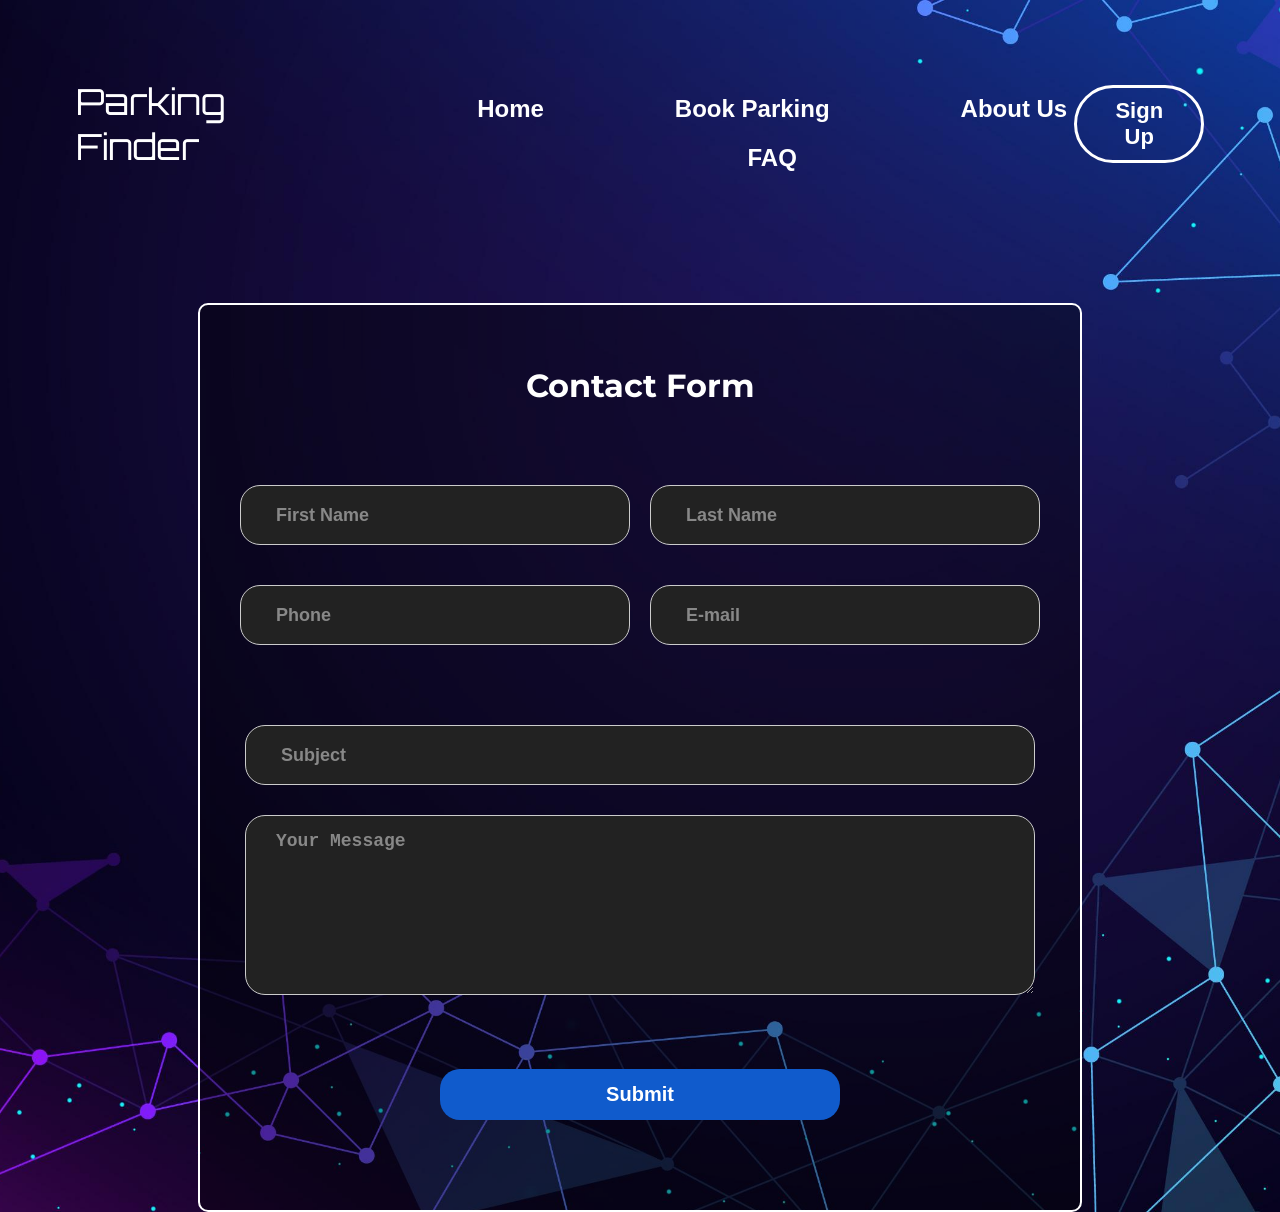
<file: ContactUs/contact.html>
<!DOCTYPE html>
<html lang="en">
<head>
  <meta charset="UTF-8">
  <meta name="viewport" content="width=device-width, initial-scale=1.0">
  <title>Contact Form - Parking Finder</title>
 <!-- <link rel="stylesheet" href="contact.css"> -->
 <style>
     body {
  margin: 0;
  font-family: 'Montserrat', sans-serif;
  background-color: #000;
  color: #fff;
  background-image: url('../Resources/bg6.png');
  background-size: cover;
  background-position: center;
  background-repeat: no-repeat;
  min-height: 100vh;
}

.container {
  padding: 2cm;
}

header {
  display: flex;
  justify-content: space-between;
  align-items: center;
  margin-bottom: 1cm;
}

.logo {
  font-family: 'Orbitron', sans-serif;
  font-size: 36px;
  font-weight: normal;
  color: #fff;
  margin: 0;
}

nav {
  text-align: center;
}

.nav-button {
  background: none;
  border: none;
  color: #fff;
  font-weight: 900;
  font-size: 24px;
  cursor: pointer;
  margin: 0.5cm 15px 0 5px;
}

.signup-btn {
  border: 3px solid #fff;
  border-radius: 50px;
  background: transparent;
  color: #fff;
  font-size: 22px;
  font-weight: 600;
  padding: 10px 25px;
  cursor: pointer;
  margin-left: -1.5cm;
}

.form-container {
  text-align: center;
  margin-top: 1rem;
  color: #fff;
}

.form {
  border: 2px solid #fff;
  border-radius: 10px;
  padding: 40px;
  max-width: 800px;
  margin: 0 auto;
  background-color: #00000063;
}

.form input[type="text"],
.form input[type="email"]
{
  width: calc(50% - 10px);
  margin-bottom: 20px;
  padding: 10px;
  border-radius: 20px;
  border: 1px solid #ccc;
  color: #fff;
  background-color: #222;
  font-size: 16px;
  height: 60px;
  display: inline-block;
  box-sizing: border-box;
  padding: 20px;
  font-size: 18px;
}

.form input[type="text"]#title {
  margin-top: 40px;
}



.form input[type="text"]:first-child {
  margin-right: 10px;
}

.input-group {
  display: flex;
  justify-content: space-between;
  margin-bottom: 20px;
}

#phoneNumber,
#email {
  width: calc(50% - 10px);
}

#title {
  width: calc(100% - 10px);
}

#description {
  width: calc(100% - 10px);
}

  .form input[type="submit"] {
      background-color: #105bcc;
      color: white;
      padding: 14px 20px;
      margin: 50px 0;
      border: none;
      border-radius: 20px;
      cursor: pointer;
      width: 50%;
      font-size: 20px;
      font-weight: bold;
    }

.form input[type="submit"]:hover {
  background-color: #577aeb;
}

.form input[type="text"]::placeholder,
.form input[type="email"]::placeholder,
.form textarea::placeholder {
  color: #888;
  font-weight: bold;
  padding-left: 15px;
}

.form h1 {
  margin-bottom: 80px;
}

.form textarea {
  width: calc(50% - 10px);
  margin-top: 10px;
  margin-bottom: 20px;
  padding: 15px;
  border-radius: 20px;
  border: 1px solid #ccc;
  color: #fff;
  background-color: #222;
  font-size: 18px;
  height: 180px;
  display: inline-block;
  box-sizing: border-box;
}

.popup {
  display: none;
  position: fixed;
  top: 50%;
  left: 50%;
  transform: translate(-50%, -50%);
  background-color: #333;
  color: #fff;
  border: 2px solid #4CAF50;
  border-radius: 10px;
  padding: 20px;
  z-index: 1000;
}

.popup-content {
  text-align: center;
}

.popup-btn {
  background-color: #4CAF50;
  color: white;
  padding: 10px 20px;
  border: none;
  border-radius: 5px;
  cursor: pointer;
  margin-top: 20px;
  display: block;
  margin-left: auto;
  margin-right: auto;
}    

.overlay {
  display: none;
  position: fixed;
  top: 0;
  left: 0;
  width: 100%;
  height: 100%;
  background-color: #00000091;
  z-index: 999;
}

.dropdown-content {
  display: none;
  position: absolute;
  background-color: #f9f9f9;
  min-width: 160px;
  box-shadow: 0px 8px 16px 0px rgba(0,0,0,0.2);
  z-index: 1;
  border-radius: 5px;
  left: -50%;
}
.dropdown-content button {
  color: black;
  padding: 12px 16px;
  text-decoration: none;
  display: block;
  background-color: white;
  width: 100%;
  text-align: left;
  border: none;
  border-radius: 100px;
}
.dropdown-content button:hover {
  background-color: #f1f1f1;
}
.user-icon {
  position: relative;
  display: inline-block;
  cursor: pointer;
}
.user-icon:hover .dropdown-content {
  display: block;
}

.form input[type="text"]:-webkit-autofill,
.form input[type="email"]:-webkit-autofill,
.form textarea:-webkit-autofill {
  -webkit-box-shadow: 0 0 0px 1000px #222 inset !important;
  -webkit-text-fill-color: #fff !important;
}

.close-btn {
  position: absolute;
  top: 10px;
  right: 10px;
  font-size: 24px;
  background: none;
  border: none;
  color: white;
  cursor: pointer;
}

@media screen and (min-width: 1033px) and (max-width: 1300px) {
  .nav-button {
    margin-left: 100px;
  }
}

@media screen and (min-width: 1000px) {
  .nav-button.hamburger {
    display: none;
  }
  .sidebar-content{
    display: none;
  }

  .close-btn{
    display: none;
  }
}

@media screen and (max-width: 1000px) {
    
 .form-container {
    padding: 1rem;
  }

  .form {
    padding: 1rem; 
  }

  .form input[type="text"],
  .form input[type="email"],
  .form textarea {
    height: 40%;
    width: 50%;
    margin-bottom: 0.5rem;
    font-size: 16px; 
    padding: 0.5rem;
  }

  .form input[type="submit"] {
    width: 100%; 
    margin-top: 1rem; 
    font-size: 18px; 
    padding: 0.75rem;
  }

  .form h1 {
    font-size: 24px; 
    margin-bottom: 1rem;
  }

  .nav-button,
  .signup-btn,
  .logo,
  body,
  .container {
    font-size: 18px;
    padding: 8px 15px;
    width: auto;
    margin-left: 0;
  }

  header {
    flex-direction: column;
    align-items: flex-start;
  }

  .nav-button {
    margin: 0.5cm 0;
  }

  .signup-btn {
    margin-top: 0.1cm !important;
    margin-left: auto;
  }

  .search-container {
    margin-top: 2cm;
  }

  .search-button {
    margin-left: 0;
  }

  #navigate-button {
    margin: 10px auto;
  }

  .user-container {
    display: none;
  }

  .sidebar {
    position: fixed;
    top: 0;
    left: -250px;
    width: 250px;
    height: 100%;
    background: #333;
    transition: left 0.3s ease;
    z-index: 1000;
  }
  
  .sidebar.active {
    left: 0;
  }

  .sidebar-content {
    padding: 30px 20px;
  }
  
  nav {
    display: none;
  }
  header {
    flex-direction: column;
    align-items: flex-start;
  }

  .logo {
    margin: 0.5cm 0;
  }

  .signup-btn {
    margin-top: -1.5cm;
    margin-left: auto;
  }  

  header {
    flex-direction: row;
    align-items: center;
  }
}

.sidebar-toggle {
  background: none;
  border: none;
  color: #fff;
  font-weight: 900;
  font-size: 24px;
  cursor: pointer;
  margin: 1cm 15px 0 10px;
}

.sidebar-content button {
  color: white;
  padding: 12px 16px;
  text-decoration: none;
  display: block;
  background-color: transparent;
  width: 100%;
  text-align: left;
  border: none;
  border-bottom: 1px solid #555;
}

.sidebar-content button:last-child {
  border-bottom: none;
}

.sidebar-content button:hover {
  background-color: #333;
}

::-webkit-scrollbar {
  width: 10px;
}

::-webkit-scrollbar-thumb {
  background-color: #888;
  border-radius: 10px;
}

::-webkit-scrollbar-track {
  background-color: #333;
}

body {
  scrollbar-width: thin; 
}

body::-webkit-scrollbar-thumb {
  background-color: #888;
  border-radius: 10px;
}

body::-webkit-scrollbar-track {
  background-color: #333;
}

 </style>
  <link rel="stylesheet" href="https://fonts.googleapis.com/css?family=Montserrat:400,700|Orbitron:800">
</head>
<body>
    <div class="container">
      <header>
        <button class="nav-button hamburger" onclick="toggleSidebar()">☰</button>
        <div class="logo">Parking Finder</div>
        <nav>
            <button class="nav-button" onclick="redirectToHome()">Home</button>
            <button class="nav-button" onclick="redirectToMap()">Book Parking</button>
            <button class="nav-button" onclick="redirectToAbout()">About Us</button>
            <button class="nav-button" onclick="redirectToFAQ()">FAQ</button>
        </nav>
        <div class="user-container">
            <div class="user-icon">
                <img src="../Resources/account.png" alt="User Icon">
                <div class="dropdown-content">
                    <button onclick="profile()">Account Information</button>
                    <button onclick="logout()">Logout</button>
                </div>
            </div>
        </div>
        <button class="signup-btn" onclick="redirectToSignUp()">Sign Up</button>
    </header>
    <div class="sidebar" id="sidebar">
        <button class="close-btn" onclick="closeSidebar()">×</button> 
        <div class="sidebar-content">
          <button class="nav-button" onclick="redirectToHome()">Home</button>
          <button class="nav-button" onclick="redirectToMap()">Book Parking</button>
          <button class="nav-button" onclick="redirectToAbout()">About Us</button>
          <button class="nav-button" onclick="redirectToFAQ()">FAQ</button>
        </div>
      </div>
  
    </div>
  
    <div class="form-container">
      <div class="form">
        <h1>Contact Form</h1>
        <form id="contactForm" action="../ContactUs/message.php" method="post">
          <div class="input-group">
            <input type="text" id="firstName" name="firstName" placeholder="First Name" required>
            <input type="text" id="lastName" name="lastName" placeholder="Last Name" required>
          </div>
          <div class="input-group">
            <input type="text" id="phoneNumber" name="phoneNumber" placeholder="Phone">
            <input type="email" id="email" name="email" placeholder="E-mail" required>
          </div>
          <input type="text" id="title" name="title" placeholder="Subject" required>
          <textarea id="description" name="description" rows="4" placeholder="Your Message" required></textarea>
          <input type="submit" value="Submit">
        </form>
      </div>
    </div>
    
  
    <div class="overlay" id="overlay"></div>
    <div class="popup" id="popup">
      <div class="popup-content" id="popupContent"></div>
    </div>

    <!-- <script src="contact.js"></script> -->
    <script>
        function redirectToSignUp() {
    window.location.href = "../SignUp/sign-up.html";
  }
  function redirectToHome() {
    window.location.href = "../index.html";
  }
  function redirectToAbout() {
    window.location.href = "../AboutUs/about.html";
  }
  function redirectToMap() {
    window.location.href = "../LargeMap.html";
  }
  function redirectToFAQ() {
    window.location.href = "../FAQ/faq.html";
  }

  window.onload = function() {
      var loggedIn = getCookie("loggedIn");
      var userContainer = document.querySelector('.user-container');
      var signUpBtn = document.querySelector('.signup-btn');
      if (loggedIn === "true") {
          signUpBtn.style.display = "none";
          userContainer.style.display = "block";
      } else {
          signUpBtn.style.display = "block";
          userContainer.style.display = "none";
      }
  }

  function getCookie(name) {
      var cookieArr = document.cookie.split(';');
      for(var i = 0; i < cookieArr.length; i++) {
          var cookiePair = cookieArr[i].split('=');
          if(name == cookiePair[0].trim()) {
              return decodeURIComponent(cookiePair[1]);
          }
      }
      return null;
  }

  function setCookie(name, value) {
      document.cookie = name + "=" + value + ";path=/";
  }

  function clearCookie(name) {
      document.cookie = name + "=;expires=Thu, 01 Jan 1970 00:00:00 UTC;path=/;";
  }

  function logout() {
      clearCookie("loggedIn");
      window.location.reload();
  }

  function profile() {
      window.location.href="../Account/account.html";
  }

  function showPopup(message, isSuccess) {
    var popup = document.getElementById('popup');
    var overlay = document.getElementById('overlay');
    var popupContent = document.getElementById('popupContent');
  
    var heading = isSuccess ? "Submission Successful" : "Submission Unsuccessful";
    var headingColor = isSuccess ? "#4CAF50" : "#FF0000";

    var description = isSuccess ? "<img src='../Resources/success.png' alt='Success Icon'>" : "<img src='../Resources/unsuccess.png' alt='Red Cross Icon'>";
  
    popupContent.innerHTML = "<h3 style='color: " + headingColor + "'>" + heading + "</h3>" + description;
    
    popup.style.display = 'block';
    overlay.style.display = 'block';
    if (isSuccess) {
      setTimeout(function() {
        popup.style.display = 'none';
        overlay.style.display = 'none';
        window.location.reload();
      }, 3000);
    }
  }

  function showPleaseWaitPopup() {
    var popup = document.getElementById('popup');
    var overlay = document.getElementById('overlay');
    var popupContent = document.getElementById('popupContent');
    
    popupContent.innerHTML = "<div class='popup-content'>Please wait...</div>";
    popup.style.display = 'block';
    overlay.style.display = 'block';
  }

  function closePopup() {
    var popup = document.getElementById('popup');
    var overlay = document.getElementById('overlay');
    popup.style.display = 'none';
    overlay.style.display = 'none';
  }

  document.getElementById('contactForm').addEventListener('submit', function(event) {
    event.preventDefault();
    showPleaseWaitPopup();

    var formData = new FormData(this);
    var xhr = new XMLHttpRequest();
    xhr.open('POST', '../ContactUs/message.php', true);
    xhr.onload = function() {
      if (xhr.status === 200) {
        var response = xhr.responseText;
        showPopup(response, true);
      } else {
        showPopup('Error: ' + xhr.statusText, false);
      }
    };
    xhr.onerror = function() {
      showPopup('Network Error', false);
    };
    xhr.send(formData);
  });
  
    function toggleSidebar() {
    var sidebar = document.getElementById('sidebar');
    sidebar.classList.toggle('active');
}
  
  function closeSidebar() {
    var sidebar = document.getElementById('sidebar');
    sidebar.classList.remove('active');
  }
  
          document.addEventListener('DOMContentLoaded', () => {
            var disclaimer = document.querySelector("img[alt='www.000webhost.com']");
            if(disclaimer) {
                disclaimer.remove();
            }
        });
    </script>

  </body>
</html>
</file>
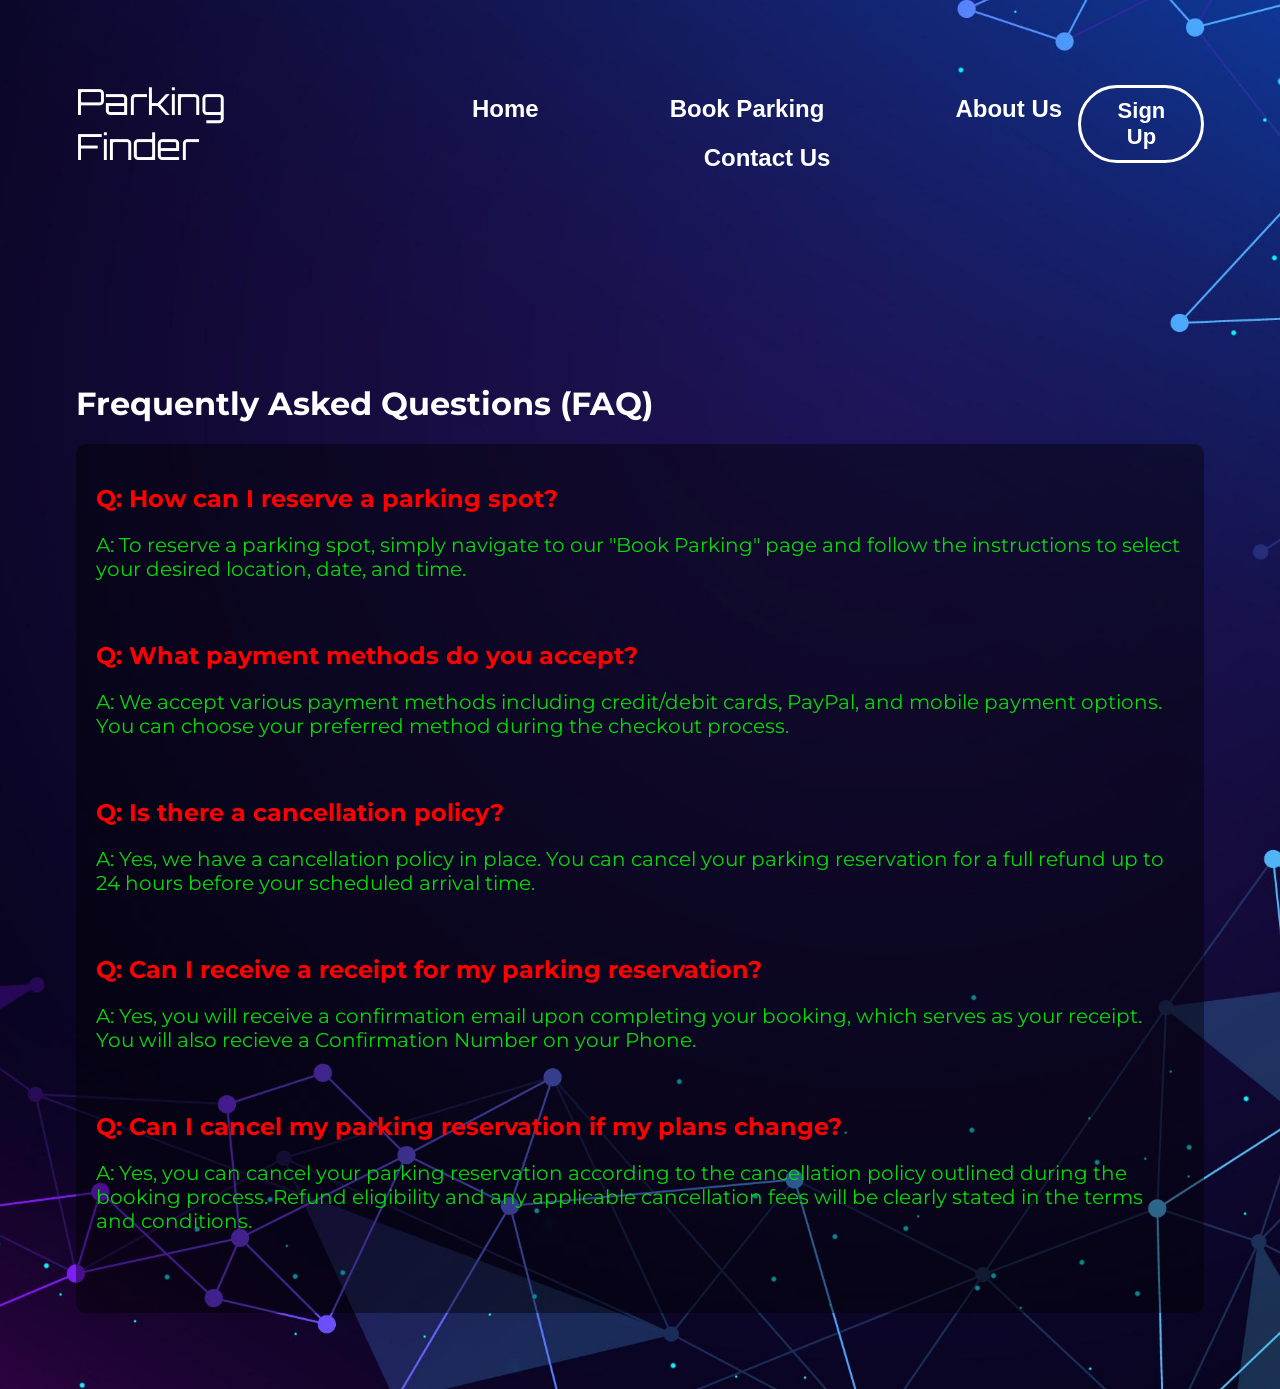
<file: FAQ/faq.html>
<!DOCTYPE html>
<html lang="en">
<head>
  <meta charset="UTF-8">
  <meta name="viewport" content="width=device-width, initial-scale=1.0">
  <title>FAQ - Parking Finder</title>
 <!-- <link rel="stylesheet" href="faq.css"> -->
 <style>
     body {
    margin: 0;
    font-family: 'Montserrat', sans-serif;
    background-color: #000;
    color: #fff;
    background-image: url('../Resources/bg6.png');
    background-size: cover;
    background-position: center;
    background-repeat: no-repeat;
    min-height: 100vh;
  }
  
  .container {
    padding: 2cm;
  }
  
  header {
    display: flex;
    justify-content: space-between;
    align-items: center;
    margin-bottom: 1cm;
  }
  
  .logo {
    font-family: 'Orbitron', sans-serif;
    font-size: 36px;
    font-weight: normal;
    color: #fff;
    margin: 0;
  }
  
  nav {
    text-align: center;
  }
  
  .nav-button {
    background: none;
    border: none;
    color: #fff;
    font-weight: 900;
    font-size: 24px;
    cursor: pointer;
    margin: 0.5cm 15px 0 5px;
  }
  
  .signup-btn {
    border: 3px solid #fff;
    border-radius: 50px;
    background: transparent;
    color: #fff;
    font-size: 22px;
    font-weight: 600;
    padding: 10px 25px;
    cursor: pointer;
    margin-left: -1.5cm;
  }
  
  .faq-container {
    padding: 2cm;
  }
  
  .faq-box {
    background-color: rgba(0, 0, 0, 0.441);
    border-radius: 10px;
    padding: 20px;
  }
  
  .faq-item {
    margin-bottom: 60px;
  }
  
  .question {
    color: red;
    font-weight: bold;
  }
  
  .answer {
    font-size: 20px;
    color: rgb(6, 219, 6);
  }

  .dropdown-content {
    display: none;
    position: absolute;
    background-color: #f9f9f9;
    min-width: 160px;
    box-shadow: 0px 8px 16px 0px rgba(0,0,0,0.2);
    z-index: 1;
    border-radius: 5px;
    left: -50%;
}
.dropdown-content button {
    color: black;
    padding: 12px 16px;
    text-decoration: none;
    display: block;
    background-color: white;
    width: 100%;
    text-align: left;
    border: none;
    border-radius: 100px;
}
.dropdown-content button:hover {
    background-color: #f1f1f1;
}
.user-icon {
position: relative;
display: inline-block;
cursor: pointer;
}
.user-icon:hover .dropdown-content {
display: block;
}

.close-btn {
  position: absolute;
  top: 10px;
  right: 10px;
  font-size: 24px;
  background: none;
  border: none;
  color: white;
  cursor: pointer;
}

@media screen and (min-width: 1033px) and (max-width: 1300px) {
  .nav-button {
    margin-left: 100px;
  }
}

@media screen and (max-width: 432px) {
  .suggestions {
    max-height: 80px;
    width: 80%;
    left: 50%;
    margin-top: 45px !important;
    border-radius: 10px;
    overflow-y: scroll;
  }
  
  .suggestion-item {
    padding: 8px;
    font-size: 14px;
  }
}

@media screen and (min-width: 1000px) {
  .nav-button.hamburger {
    display: none;
  }
  .sidebar-content{
    display: none;
  }

  .close-btn{
    display: none;
  }
}

@media screen and (max-width: 1000px) {
    
      .faq-container {
    padding: 2cm 1cm;
    margin-left: 0;
    margin-right: 0;
  }

  .faq-box {
    width: 90%;
    margin: 0;
    padding: 20px;
  }

  .faq-item {
    margin-bottom: 30px;
    max-width: 100%;
  }

  .question {
    margin-bottom: 10px;
    font-size: 24px;
  }

  .answer {
    font-size: 18px;
  }

  .nav-button,
  .signup-btn,
  .logo,
  body,
  .container {
    font-size: 18px;
    padding: 8px 15px;
    width: auto;
    margin-left: 0;
  }

  header {
    flex-direction: column;
    align-items: flex-start;
  }

  .nav-button {
    margin: 0.5cm 0;
  }

  .signup-btn {
    margin-top: 0.1cm !important;
    margin-left: auto;
  }

  .user-container {
    display: none;
  }

  .sidebar {
    position: fixed;
    top: 0;
    left: -250px;
    width: 250px;
    height: 100%;
    background: #333;
    transition: left 0.3s ease;
    z-index: 1000;
  }
  
  .sidebar.active {
    left: 0;
  }

  .sidebar-content {
    padding: 30px 20px;
  }
  
  nav {
    display: none;
  }
  header {
    flex-direction: column;
    align-items: flex-start;
  }

  .logo {
    margin: 0.5cm 0;
  }

  .signup-btn {
    margin-top: -1.5cm;
    margin-left: auto;
  }  

  header {
    flex-direction: row;
    align-items: center;
  }
}

.sidebar-toggle {
  background: none;
  border: none;
  color: #fff;
  font-weight: 900;
  font-size: 24px;
  cursor: pointer;
  margin: 1cm 15px 0 10px;
}

.sidebar-content button {
  color: white;
  padding: 12px 16px;
  text-decoration: none;
  display: block;
  background-color: transparent;
  width: 100%;
  text-align: left;
  border: none;
  border-bottom: 1px solid #555;
}

.sidebar-content button:last-child {
  border-bottom: none;
}

.sidebar-content button:hover {
  background-color: #333;
}

::-webkit-scrollbar {
  width: 10px;
}

::-webkit-scrollbar-thumb {
  background-color: #888;
  border-radius: 10px;
}

::-webkit-scrollbar-track {
  background-color: #333;
}

body {
  scrollbar-width: thin; 
}

body::-webkit-scrollbar-thumb {
  background-color: #888;
  border-radius: 10px;
}

body::-webkit-scrollbar-track {
  background-color: #333;
}
  
 </style>
  <link rel="stylesheet" href="https://fonts.googleapis.com/css?family=Montserrat:400,700|Orbitron:800">
</head>
<body>
  <div class="container">
    <header>
      <button class="nav-button hamburger" onclick="toggleSidebar()">☰</button>
      <div class="logo">Parking Finder</div>
      <nav>
          <button class="nav-button" onclick="redirectToHome()">Home</button>
          <button class="nav-button" onclick="redirectToMap()">Book Parking</button>
          <button class="nav-button" onclick="redirectToAbout()">About Us</button>
          <button class="nav-button" onclick="redirectToContact()">Contact Us</button>
      </nav>
      <div class="user-container">
          <div class="user-icon">
              <img src="../Resources/account.png" alt="User Icon">
              <div class="dropdown-content">
                  <button onclick="profile()">Account Information</button>
                  <button onclick="logout()">Logout</button>
              </div>
          </div>
      </div>
      <button class="signup-btn" onclick="redirectToSignUp()">Sign Up</button>
  </header>
  <div class="sidebar" id="sidebar">
      <button class="close-btn" onclick="closeSidebar()">×</button> 
      <div class="sidebar-content">
        <button class="nav-button" onclick="redirectToHome()">Home</button>
        <button class="nav-button" onclick="redirectToMap()">Book Parking</button>
        <button class="nav-button" onclick="redirectToAbout()">About Us</button>
        <button class="nav-button" onclick="redirectToContact()">Contact Us</button>
      </div>
    </div>
  </div>

  <div class="faq-container">
    <h1>Frequently Asked Questions (FAQ)</h1>
    <div class="faq-box">
      <div class="faq-item">
        <h2 class="question">Q: How can I reserve a parking spot?</h2>
        <p class="answer">A: To reserve a parking spot, simply navigate to our "Book Parking" page and follow the instructions to select your desired location, date, and time.</p>
      </div>
      <div class="faq-item">
        <h2 class="question">Q: What payment methods do you accept?</h2>
        <p class="answer">A: We accept various payment methods including credit/debit cards, PayPal, and mobile payment options. You can choose your preferred method during the checkout process.</p>
      </div>
      <div class="faq-item">
        <h2 class="question">Q: Is there a cancellation policy?</h2>
        <p class="answer">A: Yes, we have a cancellation policy in place. You can cancel your parking reservation for a full refund up to 24 hours before your scheduled arrival time.</p>
      </div>
      <div class="faq-item">
        <h2 class="question">Q: Can I receive a receipt for my parking reservation?</h2>
        <p class="answer">A: Yes, you will receive a confirmation email upon completing your booking, which serves as your receipt. You will also recieve a Confirmation Number on your Phone.</p>
      </div>
      <div class="faq-item">
        <h2 class="question">Q: Can I cancel my parking reservation if my plans change?</h2>
        <p class="answer">A: Yes, you can cancel your parking reservation according to the cancellation policy outlined during the booking process. Refund eligibility and any applicable cancellation fees will be clearly stated in the terms and conditions.</p>
      </div>
    </div>
  </div>

 <!-- <script src="faq.js"></script> -->
  <script>
      function redirectToSignUp() {
    window.location.href = "../SignUp/sign-up.html";
  }
  function redirectToHome() {
    window.location.href = "../index.html";
  }
  function redirectToAbout() {
    window.location.href = "../AboutUs/about.html";
  }
  function redirectToMap() {
    window.location.href = "../LargeMap.html";
  }


  window.onload = function() {
      var loggedIn = getCookie("loggedIn");
      var userContainer = document.querySelector('.user-container');
      var signUpBtn = document.querySelector('.signup-btn');
      if (loggedIn === "true") {
          signUpBtn.style.display = "none";
          userContainer.style.display = "block";
      } else {
          signUpBtn.style.display = "block";
          userContainer.style.display = "none";
      }
  }

  function getCookie(name) {
      var cookieArr = document.cookie.split(';');
      for(var i = 0; i < cookieArr.length; i++) {
          var cookiePair = cookieArr[i].split('=');
          if(name == cookiePair[0].trim()) {
              return decodeURIComponent(cookiePair[1]);
          }
      }
      return null;
  }

  function setCookie(name, value) {
      document.cookie = name + "=" + value + ";path=/";
  }

  function clearCookie(name) {
      document.cookie = name + "=;expires=Thu, 01 Jan 1970 00:00:00 UTC;path=/;";
  }

  function logout() {
      clearCookie("loggedIn");
      window.location.reload();
  }

  function profile() {
      window.location.href="../Account/account.html";
  }
  function redirectToContact() {
    window.location.href="../ContactUs/contact.html";
}

function toggleSidebar() {
    var sidebar = document.getElementById('sidebar');
    sidebar.classList.toggle('active');
}
  
  function closeSidebar() {
    var sidebar = document.getElementById('sidebar');
    sidebar.classList.remove('active');
  }
  
          document.addEventListener('DOMContentLoaded', () => {
            var disclaimer = document.querySelector("img[alt='www.000webhost.com']");
            if(disclaimer) {
                disclaimer.remove();
            }
        });

  </script>

</body>
</html>
</file>
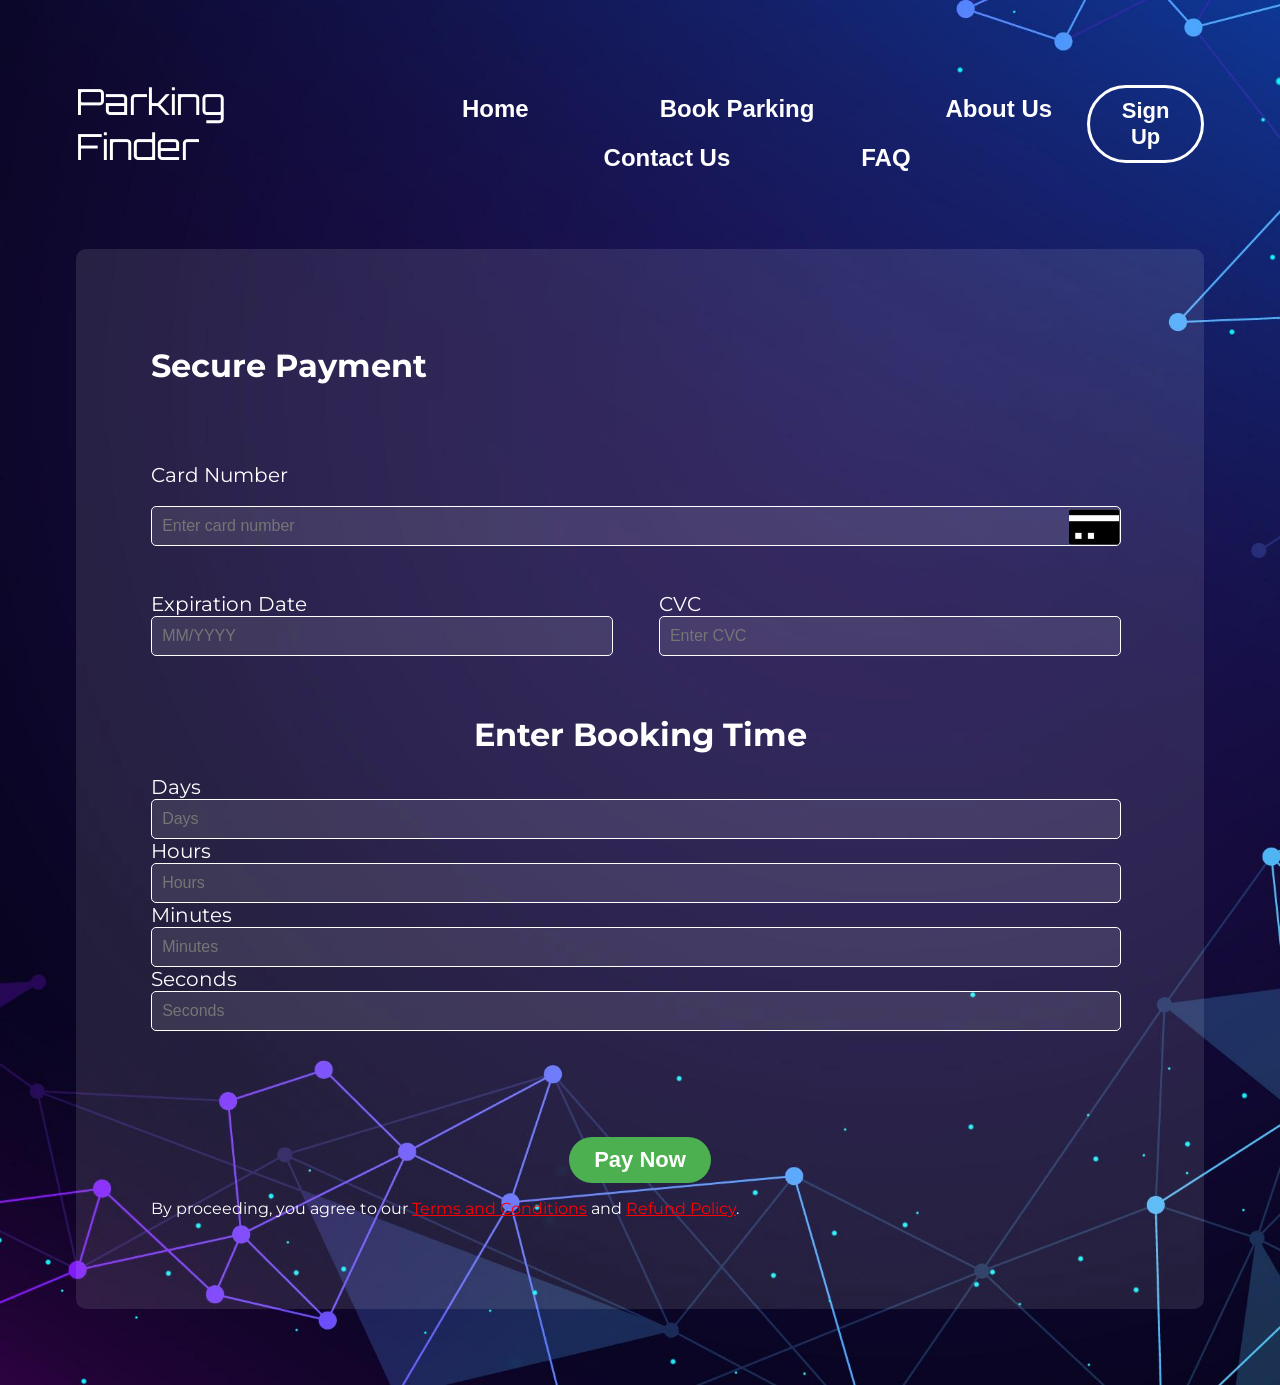
<file: Payment/payment.html>
<!DOCTYPE html>
<html lang="en">
<head>
  <meta charset="UTF-8">
  <meta name="viewport" content="width=device-width, initial-scale=1.0">
  <title>Secure Payment - Parking Finder</title>
  <link rel="stylesheet" href="https://fonts.googleapis.com/css?family=Montserrat:400,700|Orbitron:800">
 <!-- <link rel="stylesheet" href="payment.css"> -->
 <style>
     body {
    margin: 0;
    font-family: 'Montserrat', sans-serif;
    background-color: #000;
    color: #fff;
    background-image: url('../Resources/bg6.png');
    background-size: cover;
    background-position: center;
    background-repeat: no-repeat;
    min-height: 100vh;
  }
  
  .container {
    padding: 2cm;
  }
  
  header {
    display: flex;
    justify-content: space-between;
    align-items: center;
    margin-bottom: 1cm;
  }
  
  .logo {
    font-family: 'Orbitron', sans-serif;
    font-size: 36px;
    font-weight: normal;
    color: #fff;
    margin: 0;
  }
  
  nav {
    text-align: center;
  }
  
  .nav-button {
    background: none;
    border: none;
    color: #fff;
    font-weight: 900;
    font-size: 24px;
    cursor: pointer;
    margin: 0.5cm 15px 0 5px;
  }
  
  .signup-btn {
    border: 3px solid #fff;
    border-radius: 50px;
    background: transparent;
    color: #fff;
    font-size: 22px;
    font-weight: 600;
    padding: 10px 25px;
    cursor: pointer;
    margin-left: -1.5cm;
  }
  
.dropdown-content {
          display: none;
          position: absolute;
          background-color: #f9f9f9;
          min-width: 160px;
          box-shadow: 0px 8px 16px 0px rgba(0,0,0,0.2);
          z-index: 1;
          border-radius: 5px;
          left: -50%;
}
.dropdown-content button {
          color: black;
          padding: 12px 16px;
          text-decoration: none;
          display: block;
          background-color: white;
          width: 100%;
          text-align: left;
          border: none;
          border-radius: 100px;
}
.dropdown-content button:hover {
          background-color: #f1f1f1;
 }
.user-icon {
  position: relative;
  display: inline-block;
  cursor: pointer;
}
.user-icon:hover .dropdown-content {
  display: block;
}
.payment-container {
  margin-top: 2cm;
  padding: 2cm;
  background-color: rgba(255, 255, 255, 0.1);
  border-radius: 10px;
}

#payment-form {
  display: flex;
  flex-direction: column;
  align-items: center;
}

.form-row {
  margin-bottom: 1cm;
  width: 100%;
  position: relative;
}

label {
  font-size: 20px;
  margin-bottom: 0.5cm;
}

input[type="text"] {
  width: calc(100% - 30px);
  padding: 10px;
  border: 1px solid #fff;
  border-radius: 5px;
  background-color: rgba(255, 255, 255, 0.1);
  color: #fff;
  font-size: 16px;
}

.card-brand-icon {
  position: absolute;
  right: 5px;
  top: 50%;
  transform: translateY(-50%);
  width: 25px;
  height: 25px;
}

#card-errors {
  color: #ff0000;
  font-size: 16px;
  margin-top: 0.2cm;
  width: 100%;
  text-align: center;
}

#submit-button {
  border: none;
  border-radius: 50px;
  background-color: #4CAF50;
  color: #fff;
  font-size: 22px;
  font-weight: bold;
  padding: 10px 25px;
  cursor: pointer;
  transition: background-color 0.3s ease;
  margin-top: 50px;
}

#submit-button:hover {
  background-color: #45a049;
}

.input-container {
    position: relative;
}

.icon-container {
    position: absolute;
    top: 50%;
    right: 10px;
    transform: translateY(-50%);
}


.card-brand-icon {
    position: absolute;
    right: 0px;
    top: 10px;
    transform: translateY(-50%);
    width: 50px;
    height: 35px;
    background-color: #fff;
}

.anchor {
    color: red;
}
.anchor:hover {
    color: rgb(183, 7, 7);
}

.close-btn {
  position: absolute;
  top: 10px;
  right: 10px;
  font-size: 24px;
  background: none;
  border: none;
  color: white;
  cursor: pointer;
}

@media screen and (min-width: 1033px) and (max-width: 1300px) {
  .nav-button {
    margin-left: 100px;
  }
}

@media screen and (max-width: 432px) {
  .suggestions {
    max-height: 80px;
    width: 80%;
    left: 50%;
    margin-top: 45px !important;
    border-radius: 10px;
    overflow-y: scroll;
  }
  
  .suggestion-item {
    padding: 8px;
    font-size: 14px;
  }
}

@media screen and (min-width: 1000px) {
  .nav-button.hamburger {
    display: none;
  }
  .sidebar-content{
    display: none;
  }

  .close-btn{
    display: none;
  }
}

@media screen and (max-width: 1000px) {

  .nav-button,
  .signup-btn,
  .logo,
  body,
  .container {
    font-size: 18px;
    padding: 8px 15px;
    width: auto;
    margin-left: 0;
  }

  header {
    flex-direction: column;
    align-items: flex-start;
  }

  .nav-button {
    margin: 0.5cm 0;
  }

  .signup-btn {
    margin-top: 0.1cm !important;
    margin-left: auto;
  }

  .user-container {
    display: none;
  }

  .sidebar {
    position: fixed;
    top: 0;
    left: -250px;
    width: 250px;
    height: 100%;
    background: #333;
    transition: left 0.3s ease;
    z-index: 1000;
  }
  
  .sidebar.active {
    left: 0;
  }

  .sidebar-content {
    padding: 30px 20px;
  }
  
  nav {
    display: none;
  }
  header {
    flex-direction: column;
    align-items: flex-start;
  }

  .logo {
    margin: 0.5cm 0;
  }

  .signup-btn {
    margin-top: -1.5cm;
    margin-left: auto;
  }  

  header {
    flex-direction: row;
    align-items: center;
  }
}

.sidebar-toggle {
  background: none;
  border: none;
  color: #fff;
  font-weight: 900;
  font-size: 24px;
  cursor: pointer;
  margin: 1cm 15px 0 10px;
}

.sidebar-content button {
  color: white;
  padding: 12px 16px;
  text-decoration: none;
  display: block;
  background-color: transparent;
  width: 100%;
  text-align: left;
  border: none;
  border-bottom: 1px solid #555;
}

.sidebar-content button:last-child {
  border-bottom: none;
}

.sidebar-content button:hover {
  background-color: #333;
}

::-webkit-scrollbar {
  width: 10px;
}

::-webkit-scrollbar-thumb {
  background-color: #888;
  border-radius: 10px;
}

::-webkit-scrollbar-track {
  background-color: #333;
}

body {
  scrollbar-width: thin; 
}

body::-webkit-scrollbar-thumb {
  background-color: #888;
  border-radius: 10px;
}

body::-webkit-scrollbar-track {
  background-color: #333;
}
 </style>
</head>
<body>
  <div class="container">
    <header>
      <button class="nav-button hamburger" onclick="toggleSidebar()">☰</button>
      <div class="logo">Parking Finder</div>
      <nav>
          <button class="nav-button" onclick="redirectToHome()">Home</button>
          <button class="nav-button" onclick="redirectToMap()">Book Parking</button>
          <button class="nav-button" onclick="redirectToAbout()">About Us</button>
          <button class="nav-button" onclick="redirectToContact()">Contact Us</button>
          <button class="nav-button" onclick="redirectToFAQ()">FAQ</button>
      </nav>
      <div class="user-container">
          <div class="user-icon">
              <img src="../Resources/account.png" alt="User Icon">
              <div class="dropdown-content">
                  <button onclick="profile()">Account Information</button>
                  <button onclick="logout()">Logout</button>
              </div>
          </div>
      </div>
      <button class="signup-btn" onclick="redirectToSignUp()">Sign Up</button>
  </header>
  <div class="sidebar" id="sidebar">
      <button class="close-btn" onclick="closeSidebar()">×</button> 
      <div class="sidebar-content">
        <button class="nav-button" onclick="redirectToHome()">Home</button>
        <button class="nav-button" onclick="redirectToMap()">Book Parking</button>
        <button class="nav-button" onclick="redirectToAbout()">About Us</button>
        <button class="nav-button" onclick="redirectToContact()">Contact Us</button>
        <button class="nav-button" onclick="redirectToFAQ()">FAQ</button>
      </div>
    </div>
    <div class="payment-container">
      <h1>Secure Payment</h1><br><br><br>
      <form id="payment-form">
        <div class="form-row">
            <label for="card-number">Card Number</label>
            <div class="input-container">
                <br><input type="text" id="card-number" placeholder="Enter card number" maxlength="19" oninput="formatCardNumber()" required>
                <div class="icon-container">
                    <img src="../Resources/card.png" alt="Card Brand Icon" class="card-brand-icon" id="card-brand-icon">
                </div>
            </div>
            <div id="card-errors" role="alert"></div>
        </div>            
        <div class="form-row">
          <div style="display: flex; justify-content: space-between; width: 100%;">
            <div style="flex: 1;">
                <label for="expiration-date">Expiration Date</label>
                <input type="text" id="expiration-date" placeholder="MM/YYYY" oninput="formatExpirationDate(); validateExpirationDate()" required>
                <div id="expiration-date-errors" role="alert"></div>                
            </div>
            <div style="flex: 1; margin-left: 1cm;">
                <label for="cvc">CVC</label>
                <input type="text" id="cvc" placeholder="Enter CVC" maxlength="3" required>                
            </div>
          </div>
        </div>
        <h1>Enter Booking Time</h1>
        <div class="form-row">
          <div class="timeout-container">
              <label for="timeout-days">Days</label>
              <input type="text" id="timeout-days" placeholder="Days" oninput="calculateTotalCost()" onkeypress="return isNumber(event)">
          </div>
          <div class="timeout-container">
              <label for="timeout-hours">Hours</label>
              <input type="text" id="timeout-hours" placeholder="Hours" oninput="calculateTotalCost()" onkeypress="return isNumber(event)">
          </div>
          <div class="timeout-container">
              <label for="timeout-minutes">Minutes</label>
              <input type="text" id="timeout-minutes" placeholder="Minutes" oninput="calculateTotalCost()" onkeypress="return isNumber(event)">
          </div>
          <div class="timeout-container">
              <label for="timeout-seconds">Seconds</label>
              <input type="text" id="timeout-seconds" placeholder="Seconds" oninput="calculateTotalCost()" onkeypress="return isNumber(event)">
          </div>
      </div>
      <div id="cost-display" style="margin-bottom: 10px;"></div>
      <div id="errors" role="alert" style="color: #ff0000; font-size: 16px; margin-top: 0.2cm;"></div>
      <button id="submit-button" type="button" onclick="payNow()">Pay Now</button>
      
      </form>
      <div class="terms-section">
        <p>By proceeding, you agree to our <a class="anchor" href="TOS/tos.html" target="_blank">Terms and Conditions</a> and <a class="anchor" href="TOS/tos.html" target="_blank">Refund Policy</a>.</p>
      </div>
    </div>
    </div>
  </div>

  <script src="https://ajax.googleapis.com/ajax/libs/jquery/3.5.1/jquery.min.js"></script>
 <!-- <script src="payment.js"></script> -->
 <script>
     
function runTimeoutScript(locationName, slotNumber) {
    $.ajax({
      url: 'timeout.php',
      type: 'POST',
      data: {
        location: locationName,
        slot: slotNumber
      },
      success: function(response) {
        console.log('Timeout script executed successfully');
      },
      error: function(xhr, status, error) {
        console.error(xhr.responseText);
      }
    });
  }

  setInterval(function() {
    const urlParams = new URLSearchParams(window.location.search);
    const locationName = urlParams.get('location').toLowerCase().replace(/ /g, '_');
    const slotNumber = urlParams.get('slot');
    runTimeoutScript(locationName, slotNumber);
  }, 2000);

  function redirectToSignUp() {
      window.location.href = "../SignUp/sign-up.html";
    }
    function redirectToHome() {
      window.location.href = "../index.html";
    }
    function redirectToAbout() {
      window.location.href = "../AboutUs/about.html";
    }
    function redirectToMap() {
      window.location.href = "../LargeMap.html";
    }
    function redirectToContact() {
      window.location.href = "../ContactUs/contact.html";
    }
  function redirectToFAQ() {
      window.location.href = "../FAQ/faq.html";
    }
    window.onload = function() {
        var loggedIn = getCookie("loggedIn");
        var userContainer = document.querySelector('.user-container');
        var signUpBtn = document.querySelector('.signup-btn');
        if (loggedIn === "true") {
            signUpBtn.style.display = "none";
            userContainer.style.display = "block";
        } else {
            signUpBtn.style.display = "block";
            userContainer.style.display = "none";
        }
    }

    function getCookie(name) {
        var cookieArr = document.cookie.split(';');
        for(var i = 0; i < cookieArr.length; i++) {
            var cookiePair = cookieArr[i].split('=');
            if(name == cookiePair[0].trim()) {
                return decodeURIComponent(cookiePair[1]);
            }
        }
        return null;
    }

    function setCookie(name, value) {
        document.cookie = name + "=" + value + ";path=/";
    }

    function clearCookie(name) {
        document.cookie = name + "=;expires=Thu, 01 Jan 1970 00:00:00 UTC;path=/;";
    }

    function logout() {
        clearCookie("loggedIn");
        window.location.reload();
    }

    function profile() {
        window.location.href="../Account/account.html";
    }
  function formatCardNumber() {
    let cardInput = document.getElementById('card-number');
    let cardNumber = cardInput.value.replace(/\D/g, '').replace(/(.{4})/g, '$1 ').trim();
    cardInput.value = cardNumber;
    let cardBrand = getCardBrand(cardNumber);
    displayCardBrandIcon(cardBrand);
    validateCardNumber();
  }

  function getCardBrand(cardNumber) {
      const cardNumberWithoutSpaces = cardNumber.replace(/\s/g, '');
      const cardBrands = [
          { name: 'visa', regex: /^4[0-9]{12}(?:[0-9]{3})?$/ },
          { name: 'mastercard', regex: /^5[1-5][0-9]{14}$/ },
          { name: 'amex', regex: /^3[47][0-9]{13}$/ },
          { name: 'discover', regex: /^6(?:011|5[0-9]{2})[0-9]{12}$/ }
      ];
  
      for (const brand of cardBrands) {
          if (brand.regex.test(cardNumberWithoutSpaces)) {
              return brand.name;
          }
      }
  
      return 'card';
  }
  
  
  function displayCardBrandIcon(brand) {
      let iconElement = document.getElementById('card-brand-icon');
      let iconSrc = `../Resources/${brand}.png`;
      console.log("Icon Source:", iconSrc);
      iconElement.src = iconSrc;
  }
   
  
  function validateCardNumber() {
      let cardInput = document.getElementById('card-number');
      let cardNumber = cardInput.value.replace(/\s/g, '');
      let cardBrand = getCardBrand(cardNumber);
      if (cardBrand !== 'card') {
        document.getElementById('card-errors').textContent = '';
        return;
      }
      
      let isValid = /^\d{16}$/.test(cardNumber);
      if (!isValid) {
        document.getElementById('card-errors').textContent = 'Invalid card number';
      } else {
        document.getElementById('card-errors').textContent = '';
      }
    }

function formatExpirationDate() {
  let expirationDateInput = document.getElementById('expiration-date');
  let expirationDate = expirationDateInput.value;

  expirationDate = expirationDate.replace(/\D/g, '');

  if (expirationDate.length > 2) {
    expirationDate = expirationDate.slice(0, 2) + '/' + expirationDate.slice(2);
  }

  expirationDateInput.value = expirationDate.slice(0, 7);
}

function validateExpirationDate() {
  let expirationDateInput = document.getElementById('expiration-date');
  let expirationDateStr = expirationDateInput.value;
  let [month, year] = expirationDateStr.split('/');
  let today = new Date();
  let expirationDate = new Date(parseInt(year), parseInt(month) - 1, 1);

  if (expirationDate < today) {
    const expirationDateErrors = document.getElementById('expiration-date-errors');
    expirationDateErrors.textContent = 'The card is expired.';
    expirationDateErrors.style.color = '#ff0000'; // Set text color to red
} else {
    document.getElementById('expiration-date-errors').textContent = '';
}
}

function payNow() {
  const cardNumber = document.getElementById('card-number').value.trim();
  const expirationDate = document.getElementById('expiration-date').value.trim();
  const cvc = document.getElementById('cvc').value.trim();

  if (!cardNumber || !expirationDate || !cvc) {
      document.getElementById('errors').textContent = 'Please fill out all fields.';
      document.getElementById('errors').style.color = '#ff0000';
      return;
  } else {
      document.getElementById('card-errors').textContent = '';
  }

  if (!isAtLeastOneTimeoutBoxFilled()) {
      document.getElementById('errors').textContent = 'Please enter the Booking Time.';
      return;
  } else {
      document.getElementById('errors').textContent = '';
  }

  showProcessingPopup();

  const urlParams = new URLSearchParams(window.location.search);
  const locationName = urlParams.get('location').toLowerCase().replace(/ /g, '_');
  const slotNumber = urlParams.get('slot');

  const timeoutDays = document.getElementById('timeout-days').value || '0';
  const timeoutHours = document.getElementById('timeout-hours').value || '0';
  const timeoutMinutes = document.getElementById('timeout-minutes').value || '0';
  const timeoutSeconds = document.getElementById('timeout-seconds').value || '0';

  const timeout = {
      days: timeoutDays,
      hours: timeoutHours,
      minutes: timeoutMinutes,
      seconds: timeoutSeconds
  };

  $.ajax({
      url: 'book.php',
      type: 'POST',
      data: {
          location: locationName,
          slot: slotNumber,
          timeout: JSON.stringify(timeout)
      },
      success: function(response) {
          console.log("Book.php response:", response);

          $.ajax({
              url: 'confirmation.php',
              type: 'POST',
              data: {
                  location: locationName,
                  slot: slotNumber
              },
              success: function(confirmationResponse) {
                  console.log("Confirmation.php response:", confirmationResponse);
                  hideProcessingPopup();
                  showSuccessPopup("Payment Successful, Redirecting to Home", "../index.html");
              },
              error: function(xhr, status, error) {
                  console.error("Error in executing confirmation.php:", xhr.responseText);
                  hideProcessingPopup();
              }
          });
      },
      error: function(xhr, status, error) {
          console.error("Error in executing book.php:", xhr.responseText);
          hideProcessingPopup();
      }
  });
}

function showProcessingPopup() {
  const processingPopup = document.createElement('div');
  processingPopup.id = 'processing-popup';
  processingPopup.textContent = 'Processing Payment...';
  processingPopup.style.position = 'fixed';
  processingPopup.style.top = '50%';
  processingPopup.style.left = '50%';
  processingPopup.style.transform = 'translate(-50%, -50%)';
  processingPopup.style.padding = '50px';
  processingPopup.style.backgroundColor = 'rgb(0, 0, 0)';
  processingPopup.style.color = '#fff';
  processingPopup.style.borderRadius = '25px';
  processingPopup.style.zIndex = '9999';
  processingPopup.style.fontWeight = 'bold';

  document.body.appendChild(processingPopup);
}

function hideProcessingPopup() {
  const processingPopup = document.getElementById('processing-popup');
  if (processingPopup) {
      processingPopup.remove();
  }
}

function calculateTotalCost() {
const days = parseInt(document.getElementById('timeout-days').value) || 0;
const hours = parseInt(document.getElementById('timeout-hours').value) || 0;
const minutes = parseInt(document.getElementById('timeout-minutes').value) || 0;
const seconds = parseInt(document.getElementById('timeout-seconds').value) || 0;

const totalTimeInSeconds = days * 24 * 60 * 60 + hours * 60 * 60 + minutes * 60 + seconds;
let totalCost = 0;
if (totalTimeInSeconds <= 24 * 60 * 60) {
    totalCost = 10;
} else {
    const extraDays = Math.ceil((totalTimeInSeconds - 24 * 60 * 60) / (24 * 60 * 60));
    totalCost = 10 + extraDays * 10;
}

document.getElementById('cost-display').innerText = `Total Cost: ₹${totalCost}`;
}


function showSuccessPopup(message, redirectUrl) {
const popupElement = $('<div>').css({
  'position': 'fixed',
  'top': '50%',
  'left': '50%',
  'transform': 'translate(-50%, -50%)',
  'padding': '50px',
  'background-color': 'rgb(0, 0, 0)',
  'color': '#fff',
  'box-shadow': '0 0 10px rgba(0, 0, 0, 0.5)',
  'z-index': '1000',
  'font-weight': 'bold',
  'border-radius': '25px'
}).text(message);

$('body').append(popupElement);

setTimeout(function() {
  window.location.href = redirectUrl;
}, 3000);
}

document.getElementById('timeout-days').addEventListener('input', updateTotalCost);
document.getElementById('timeout-hours').addEventListener('input', updateTotalCost);
document.getElementById('timeout-minutes').addEventListener('input', updateTotalCost);
document.getElementById('timeout-seconds').addEventListener('input', updateTotalCost);

function updateTotalCost() {
  const days = parseInt(document.getElementById('timeout-days').value) || 0;
  const hours = parseInt(document.getElementById('timeout-hours').value) || 0;
  const minutes = parseInt(document.getElementById('timeout-minutes').value) || 0;
  const seconds = parseInt(document.getElementById('timeout-seconds').value) || 0;

  const totalTimeInSeconds = days * 24 * 60 * 60 + hours * 60 * 60 + minutes * 60 + seconds;
  let totalCost = 0;

  if (totalTimeInSeconds <= 24 * 60 * 60) {
      totalCost = 10;
  } else {
      const extraDays = Math.ceil((totalTimeInSeconds - 24 * 60 * 60) / (24 * 60 * 60));
      totalCost = 10 + extraDays * 10;
  }

  document.getElementById('cost-display').textContent = `Total Cost: Rs. ${totalCost}`;
}

function isAtLeastOneTimeoutBoxFilled() {
  const days = document.getElementById('timeout-days').value.trim();
  const hours = document.getElementById('timeout-hours').value.trim();
  const minutes = document.getElementById('timeout-minutes').value.trim();
  const seconds = document.getElementById('timeout-seconds').value.trim();

  return days !== '' || hours !== '' || minutes !== '' || seconds !== '';
}

function isNumber(event) {
const charCode = (event.which) ? event.which : event.keyCode;
if (charCode > 31 && (charCode < 48 || charCode > 57)) {
    return false;
}
return true;
}

function toggleSidebar() {
  var sidebar = document.getElementById('sidebar');
  sidebar.classList.toggle('active');
}

function closeSidebar() {
  var sidebar = document.getElementById('sidebar');
  sidebar.classList.remove('active');
}

        document.addEventListener('DOMContentLoaded', () => {
            var disclaimer = document.querySelector("img[alt='www.000webhost.com']");
            if(disclaimer) {
                disclaimer.remove();
            }
        });

 </script>

</body>
</html>
</file>
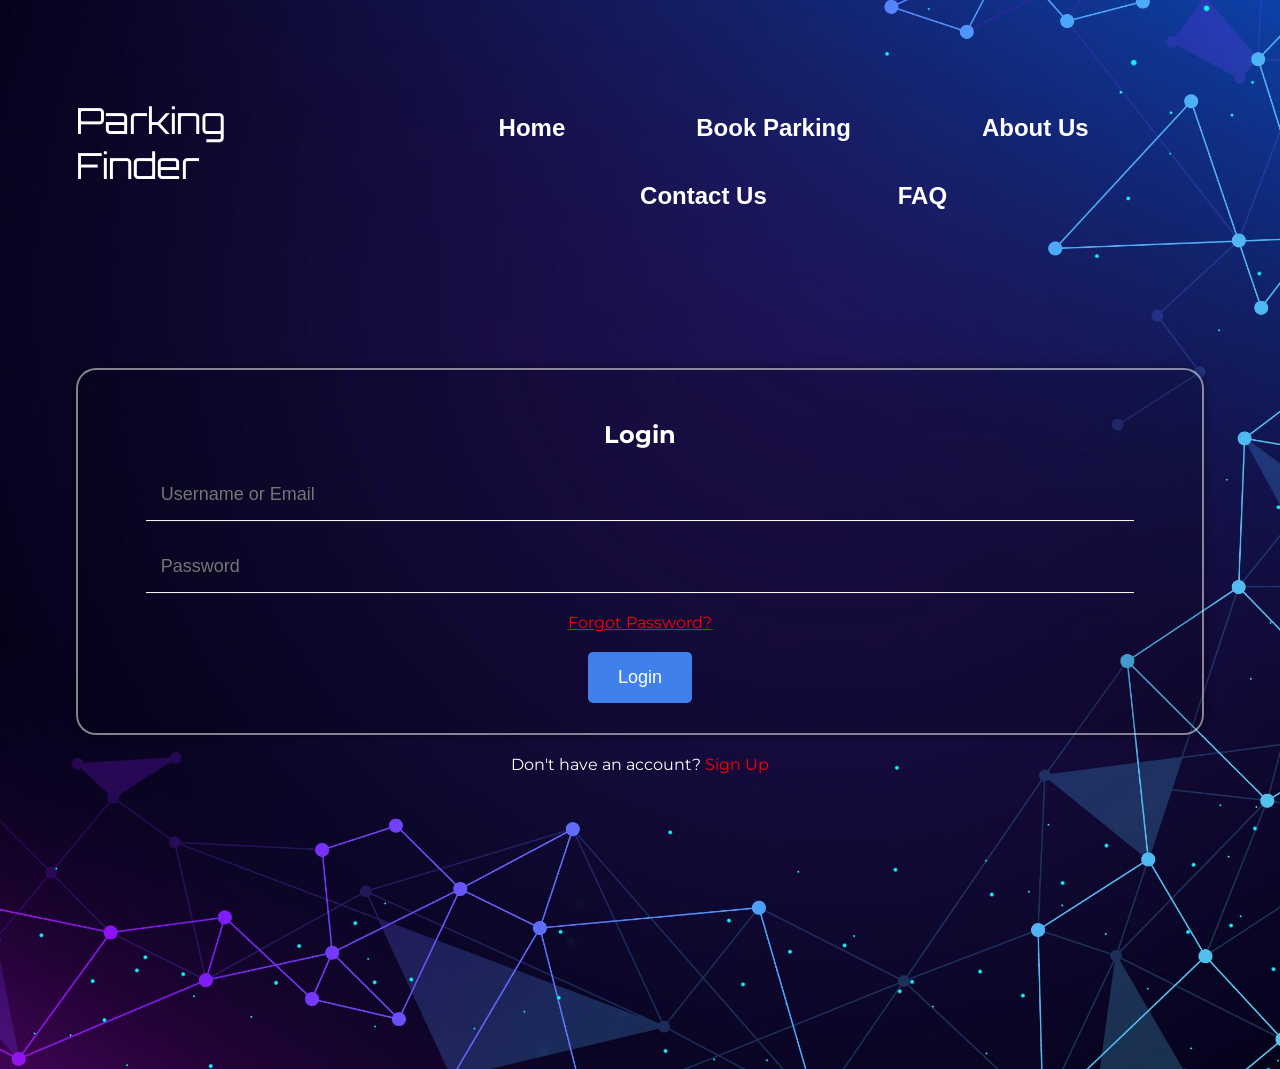
<file: SignIn/sign-in.html>
<!DOCTYPE html>
<html lang="en">
<head>
  <meta charset="UTF-8">
  <meta name="viewport" content="width=device-width, initial-scale=1.0">
  <title>Login</title>
  <!-- <link rel="stylesheet" href="sign-in.css"> -->
  <style>
      body {
  margin: 0;
  font-family: 'Montserrat', sans-serif;
  background-color: #000;
  color: #fff;
  background-image: url('../Resources/bg6.png');
  background-size: cover;
  background-position: center;
  background-repeat: no-repeat;
  min-height: 100vh;
}
  
  .container {
    padding: 2cm;
  }
  
  header {
    display: flex;
    justify-content: space-between;
    align-items: center;
    margin-bottom: 2cm;
  }
  
  .logo {
    font-family: 'Orbitron', sans-serif;
    font-size: 36px;
    font-weight: normal;
    color: #fff;
    margin: 0;
  }
  
  nav {
    text-align: center;
  }
  
  .nav-button {
    background: none;
    border: none;
    color: #fff;
    font-weight: 900;
    font-size: 24px;
    cursor: pointer;
    margin: 1cm 15px 0 5px;
  }
  
  .login-container {
    text-align: center;
    margin-top: 40vh;
    transform: translateY(-50%);
  }
  
  .login-form {
    background: rgba(0, 0, 0, 0.15);
    border-radius: 20px;
    padding: 30px;
    border: 2px solid rgba(255, 255, 255, 0.5);
    box-shadow: 0 0 10px rgba(0, 0, 0, 0.5);
  }
  
  
  .login-form h2 {
    margin-bottom: 20px;
    font-size: 24px;
  }
  
  .input-group {
    margin-bottom: 20px;
  }
  
  .input-group input {
    width: 90%;
    padding: 15px;
    border: none;
    border-bottom: 1px solid #fff;
    background: transparent;
    color: #fff;
    font-size: 18px;
    outline: none;
  }
  
  .input-group input:focus {
    border-color: #3f80ea;
  }
  
  .login-btn {
    border: none;
    background-color: #3f80ea;
    color: #fff;
    padding: 15px 30px;
    font-size: 18px;
    cursor: pointer;
    border-radius: 5px;
    transition: background-color 0.3s;
  }
  
  .login-btn:hover {
    background-color: #2c63b6;
  }
  
  .signup-link {
    margin-top: 20px;
  }
  
  .signup-link p {
    color: #fff;
    font-size: 16px;
  }
  
  .signup-link a {
    color: #3f80ea;
    text-decoration: none;
    transition: color 0.3s;
  }
  
  .signup-link a:hover {
    color: #2c63b6;
  }
  
  .signup-link button {
    margin-top: 10px;
  }
  
  .login-btn-container {
    display: flex;
    flex-direction: column;
    align-items: center;
  }
  .login-btn {
    margin-top: 10px;
  }

  .popup-container {
    display: none;
    position: fixed;
    top: 50%;
    left: 50%;
    transform: translate(-50%, -50%);
    background-color: rgba(0, 0, 0, 0.8);
    padding: 20px;
    border-radius: 10px;
    color: #fff;
    text-align: center;
  }

  .close-btn {
    position: absolute;
    top: 10px;
    right: 10px;
    cursor: pointer;
    font-size: 25px;
  }
  
  .forgot{
    color:red;
  }
  .forgot:hover{
    color:rgb(194, 15, 15);
  }

#submit-btn {
  background-color: #4CAF50;
  border: none;
  color: white;
  padding: 10px 20px;
  margin-left: 80px;
  text-align: center;
  text-decoration: none;
  display: inline-block;
  font-size: 16px;
  margin-top: 15px;
  cursor: pointer;
  border-radius: 5px;
}

#submit-btn:hover {
  background-color: #45a049;
}

.close {
  position: absolute;
  top: 10px;
  right: 10px;
  font-size: 24px;
  background: none;
  border: none;
  color: white;
  cursor: pointer;
}

@media screen and (min-width: 1033px) and (max-width: 1300px) {
  .nav-button {
    margin-left: 100px;
  }
}

@media screen and (min-width: 1000px) {
  .nav-button.hamburger {
    display: none;
  }
  .sidebar-content{
    display: none;
  }

  .close{
    display: none;
  }
}

@media screen and (max-width: 1000px) {

  .nav-button,
  .logo,
  body,
  .container {
    font-size: 18px;
    padding: 8px 15px;
    width: auto;
    margin-left: 0;
  }

  .nav-button {
    margin: 0.5cm 0;
  }

  .user-container {
    display: none;
  }

  .sidebar {
    position: fixed;
    top: 0;
    left: -250px;
    width: 250px;
    height: 100%;
    background: #333;
    transition: left 0.3s ease;
    z-index: 1000;
  }
  
  .sidebar.active {
    left: 0;
  }

  .sidebar-content {
    padding: 30px 20px;
  }
  
  nav {
    display: none;
  }
  header {
    flex-direction: row;
    align-items: center;
  }

  .logo {
    margin: 0.5cm 0;
  }
}

.sidebar-toggle {
  background: none;
  border: none;
  color: #fff;
  font-weight: 900;
  font-size: 24px;
  cursor: pointer;
  margin: 1cm 15px 0 10px;
}

::-webkit-scrollbar {
  width: 10px;
}

::-webkit-scrollbar-thumb {
  background-color: #888;
  border-radius: 10px;
}

::-webkit-scrollbar-track {
  background-color: #333;
}

body {
  scrollbar-width: thin; 
}

body::-webkit-scrollbar-thumb {
  background-color: #888;
  border-radius: 10px;
}

body::-webkit-scrollbar-track {
  background-color: #333;
}
  </style>
  <link rel="stylesheet" href="https://fonts.googleapis.com/css?family=Montserrat:400,700|Orbitron:800">
</head>
<body>
  <div class="container">
    <header>
      <button class="nav-button hamburger" onclick="toggleSidebar()">☰</button>
      <div class="logo">Parking Finder</div>
      <nav>
          <button class="nav-button" onclick="redirectToHome()">Home</button>
          <button class="nav-button" onclick="redirectToMap()">Book Parking</button>
          <button class="nav-button" onclick="redirectToAbout()">About Us</button>
          <button class="nav-button" onclick="redirectToContact()">Contact Us</button>
          <button class="nav-button" onclick="redirectToFAQ()">FAQ</button>
      </nav>
  </header>
  <div class="sidebar" id="sidebar">
      <button class="close" onclick="closeSidebar()">×</button> 
      <div class="sidebar-content">
        <button class="nav-button" onclick="redirectToHome()">Home</button>
        <button class="nav-button" onclick="redirectToMap()">Book Parking</button>
        <button class="nav-button" onclick="redirectToAbout()">About Us</button>
        <button class="nav-button" onclick="redirectToContact()">Contact Us</button>
        <br>
        <button class="nav-button" onclick="redirectToFAQ()">FAQ</button>
      </div>
    </div>
    <div class="login-container">
      <form class="login-form" id="loginForm">
        <h2>Login</h2>
        <div class="input-group">
          <input type="text" id="usernameOrEmail" name="usernameOrEmail" placeholder="Username or Email">
        </div>
        <div class="input-group">
          <input type="password" id="password" name="password" placeholder="Password">
        </div>
        <div class="forgot-password">
          <a class="forgot" href="#" onclick="showForgotPasswordPopup()">Forgot Password?</a>
        </div>
        <div class="login-btn-container">
          <span id="error-msg" style="color: red; display: block; margin-bottom: 10px;"></span>
          <button type="button" class="login-btn" onclick="login()">Login</button>
        </div>
      </form>
      <div class="signup-link">
        <p>Don't have an account? <a href="../SignUp/sign-up.html" style="color: red;">Sign Up</a></p>
      </div>
    </div>
  </div>

  <div class="popup-container" id="forgotPasswordPopup">
    <span class="close-btn" onclick="closeForgotPasswordPopup()">&times;</span>
    <h2>Forgot Password</h2>
    <form id="forgotPasswordForm">
      <div class="input-group">
        <input type="text" id="forgotPasswordEmail" name="email" placeholder="Email">
        <span id="email-error" style="color: red;"></span>
      </div>
      <button type="button" onclick="sendOTP()" id="send-otp-btn">Send OTP</button>
      <div id="otp-section" style="display: none;">
        <div class="input-group">
          <input type="text" id="otp" name="otp" placeholder="OTP">
          <span id="otp-error" style="color: red;"></span>
        </div>
        <div class="input-group">
          <input type="password" id="newPassword" name="newPassword" placeholder="New Password">
          <span id="new-password-error" style="color: red;"></span>
        </div>
      </div>
      <button type="button" onclick="submitNewPassword()" id="submit-btn" style="display: none;">Submit</button>
    </form>
  </div>

  <div class="popup-container" id="popupContainer">
    <p>Signed in Successfully, Redirecting to Dashboard</p>
    <div id="countdown"></div>
  </div>

  <div class="popup-container" id="successPopup">
    <p>Password Updated Successfully</p>
  </div>
  

 <!-- <script src="sign-in.js"></script> -->
 <script>
     function login() {
  var usernameOrEmail = document.getElementById("usernameOrEmail").value;
  var password = document.getElementById("password").value;
  var errorMsg = document.getElementById("error-msg");
  var loginBtn = document.querySelector(".login-btn");

  loginBtn.disabled = true;

  var xhr = new XMLHttpRequest();
  xhr.open("POST", "data.php", true);
  xhr.setRequestHeader("Content-Type", "application/x-www-form-urlencoded");
  xhr.onreadystatechange = function() {
      if (xhr.readyState === 4 && xhr.status === 200) {
          if (xhr.responseText.trim() === "success") {
              errorMsg.textContent = "";
              showPopup();
          } else {
              errorMsg.textContent = "Invalid email or password";
              loginBtn.disabled = false;
          }
      }
  };
  xhr.send("usernameOrEmail=" + encodeURIComponent(usernameOrEmail) + "&password=" + encodeURIComponent(password));
}

function handleKeyPress(event) {
  if (event.keyCode === 13) {
      login();
  }
}

document.getElementById("usernameOrEmail").addEventListener("keypress", handleKeyPress);
document.getElementById("password").addEventListener("keypress", handleKeyPress);

function showPopup() {
  var popupContainer = document.getElementById("popupContainer");
  popupContainer.style.display = "block";

  var countdown = document.getElementById("countdown");
  var seconds = 3;
  countdown.textContent = seconds + " seconds";

  var timer = setInterval(function() {
      seconds--;
      countdown.textContent = seconds + " seconds";
      if (seconds <= 0) {
          clearInterval(timer);
          window.location.href = "../index.html";
      }
  }, 1000);
}

function redirectToHome() {
  window.location.href = "../index.html";
}

 function redirectToMap() {
    window.location.href = "../LargeMap.html";
  }

function redirectToAbout() {
  window.location.href = "../AboutUs/about.html";
}

function redirectToContact() {
  window.location.href = "../ContactUs/contact.html";
}

function redirectToFAQ() {
  window.location.href = "../FAQ/faq.html";
}

function showForgotPasswordPopup() {
  document.getElementById("forgotPasswordPopup").style.display = "block";
}

function sendOTP() {
  var email = document.getElementById("forgotPasswordEmail").value;
  var emailError = document.getElementById("email-error");
  var otpSection = document.getElementById("otp-section");
  var submitBtn = document.getElementById("submit-btn");
  var sendOTPBtn = document.getElementById("send-otp-btn");

  emailError.textContent = "";

  var xhr = new XMLHttpRequest();
  xhr.open("GET", "data.php?checkEmail=true&email=" + encodeURIComponent(email), true);
  xhr.onreadystatechange = function() {
      if (xhr.readyState === 4 && xhr.status === 200) {
          if (xhr.responseText.trim() === "found") {
              sendOTPByEmail(email);
              sendOTPBtn.disabled = true;
              var timerSeconds = 15;
              var timerInterval = setInterval(function() {
                  timerSeconds--;
                  sendOTPBtn.textContent = "Send OTP";
                  if (timerSeconds <= 0) {
                      clearInterval(timerInterval);
                      sendOTPBtn.textContent = "Resend OTP";
                      sendOTPBtn.disabled = false;
                  }
              }, 1000);
          } else {
              emailError.textContent = "Email not found";
          }
      }
  };
  xhr.send();
}


function sendOTPByEmail(email) {
  var xhr = new XMLHttpRequest();
  xhr.open("GET", "data.php?sendOTP=true&email=" + encodeURIComponent(email), true);
  xhr.onreadystatechange = function() {
      if (xhr.readyState === 4 && xhr.status === 200) {
          if (xhr.responseText.trim() === "error") {
              console.log("Error sending OTP");
          } else {
              var otpSection = document.getElementById("otp-section");
              var submitBtn = document.getElementById("submit-btn");
              otpSection.style.display = "block";
              submitBtn.style.display = "block";
          }
      }
  };
  xhr.send();
}


function submitNewPassword() {
  var otp = document.getElementById("otp").value;
  var newPassword = document.getElementById("newPassword").value;
  var otpError = document.getElementById("otp-error");
  var newPasswordError = document.getElementById("new-password-error");

  otpError.textContent = "";
  newPasswordError.textContent = "";

  if (otp !== "") {
    var xhr = new XMLHttpRequest();
    xhr.open("GET", "data.php?validateOTP=true&enteredOTP=" + encodeURIComponent(otp), true);
    xhr.onreadystatechange = function() {
      if (xhr.readyState === 4 && xhr.status === 200) {
        if (xhr.responseText.trim() === "valid") {
          var newPasswordValue = encodeURIComponent(newPassword);
          var xhrUpdatePassword = new XMLHttpRequest();
          xhrUpdatePassword.open("GET", "data.php?updatePassword=true&newPassword=" + newPasswordValue, true);
          xhrUpdatePassword.onreadystatechange = function() {
            if (xhrUpdatePassword.readyState === 4 && xhrUpdatePassword.status === 200) {
              var successPopup = document.getElementById("successPopup");
              successPopup.style.display = "block";
              setTimeout(function() {
                successPopup.style.display = "none";
              }, 2000);
              closeForgotPasswordPopup();
            }
          };
          xhrUpdatePassword.send();
        } else {
          otpError.textContent = "Invalid OTP";
        }
      }
    };
    xhr.send();
  } else {
    otpError.textContent = "Please enter OTP";
  }
}

function closeForgotPasswordPopup() {
  var forgotPasswordPopup = document.getElementById("forgotPasswordPopup");
  forgotPasswordPopup.style.display = "none";
}

function toggleSidebar() {
  var sidebar = document.getElementById('sidebar');
  sidebar.classList.toggle('active');
}

function closeSidebar() {
  var sidebar = document.getElementById('sidebar');
  sidebar.classList.remove('active');
}

function toggleSidebar() {
  var sidebar = document.getElementById('sidebar');
  sidebar.classList.toggle('active');
}

function closeSidebar() {
  var sidebar = document.getElementById('sidebar');
  sidebar.classList.remove('active');
}

        document.addEventListener('DOMContentLoaded', () => {
            var disclaimer = document.querySelector("img[alt='www.000webhost.com']");
            if(disclaimer) {
                disclaimer.remove();
            }
        });

 </script>

</body>
</html>
</file>
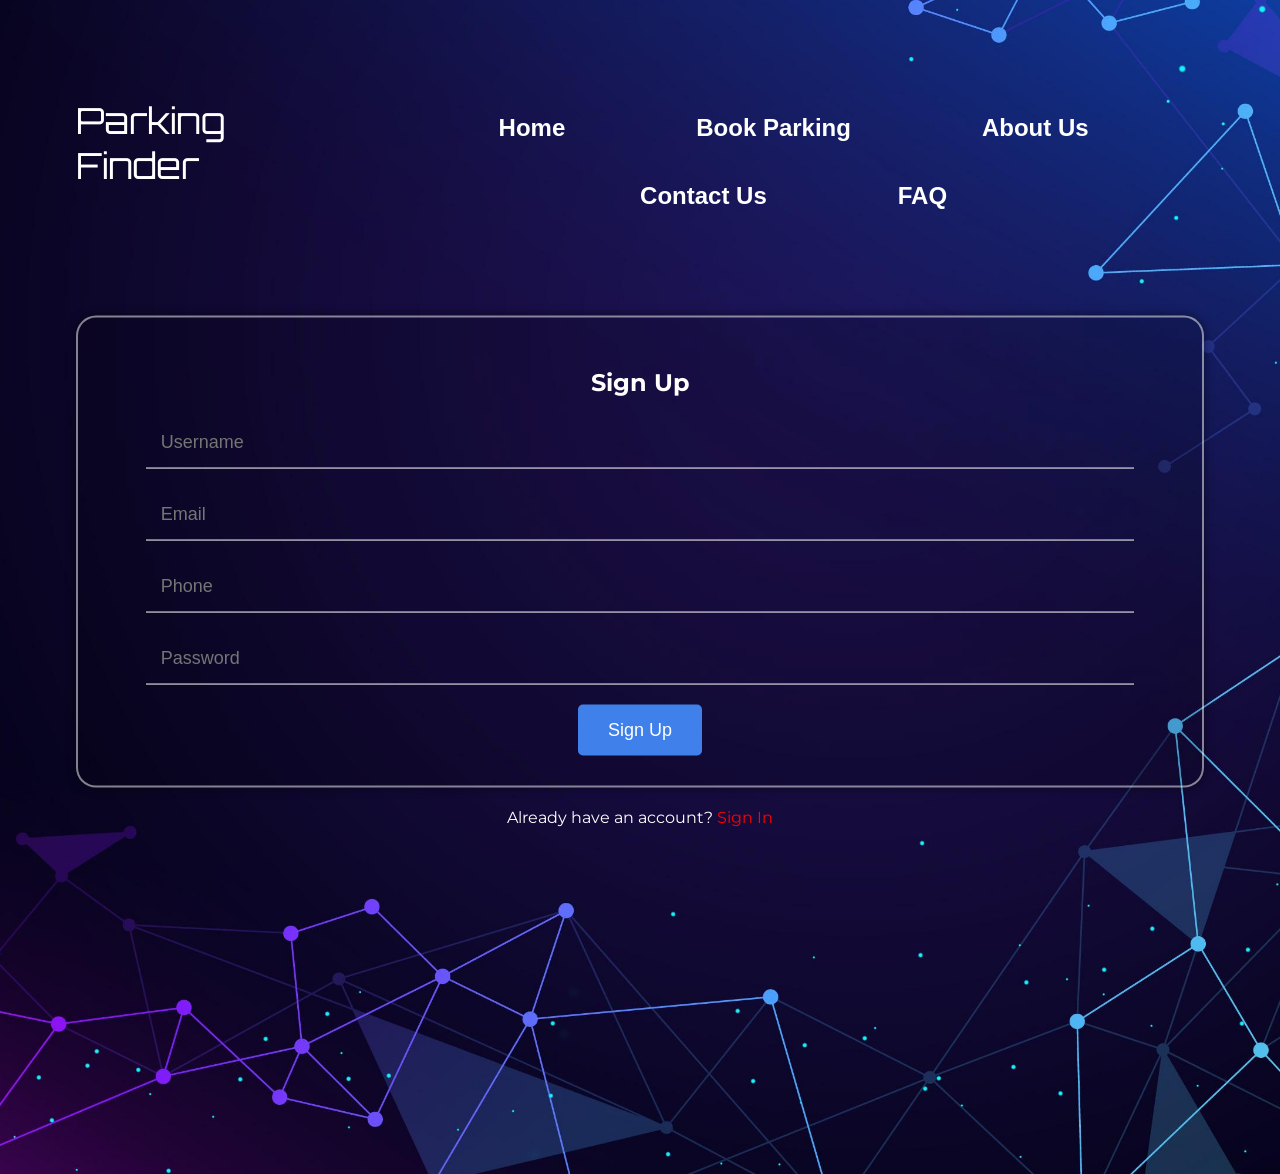
<file: SignUp/sign-up.html>
<!DOCTYPE html>
<html lang="en">
<head>
  <meta charset="UTF-8">
  <meta name="viewport" content="width=device-width, initial-scale=1.0">
  <title>Sign Up</title>
  <!-- <link rel="stylesheet" href="sign-up.css"> -->
  <style>
      body {
  margin: 0;
  font-family: 'Montserrat', sans-serif;
  background-color: #000;
  color: #fff;
  background-image: url('../Resources/bg6.png');
  background-size: cover;
  background-position: center;
  background-repeat: no-repeat;
  min-height: 100vh;
}

.container {
  padding: 2cm;
}

header {
  display: flex;
  justify-content: space-between;
  align-items: center;
  margin-bottom: 2cm;
}

.logo {
  font-family: 'Orbitron', sans-serif;
  font-size: 36px;
  font-weight: normal;
  color: #fff;
  margin: 0;
}

nav {
  text-align: center;
}

.nav-button {
  background: none;
  border: none;
  color: #fff;
  font-weight: 900;
  font-size: 24px;
  cursor: pointer;
  margin: 1cm 15px 0 5px;
}

.login-container {
  text-align: center;
  margin-top: 40vh;
  transform: translateY(-50%);
}

.login-form {
  background: rgba(0, 0, 0, 0.15);
  border-radius: 20px;
  padding: 30px;
  border: 2px solid rgba(255, 255, 255, 0.5);
  box-shadow: 0 0 10px rgba(0, 0, 0, 0.5);
}

.login-form h2 {
  margin-bottom: 20px;
  font-size: 24px;
}

.input-group {
  margin-bottom: 20px;
}

.input-group input {
  width: 90%;
  padding: 15px;
  border: none;
  border-bottom: 1px solid #fff;
  background: transparent;
  color: #fff;
  font-size: 18px;
  outline: none;
}

.input-group input:focus {
  border-color: #3f80ea;
}

.login-btn {
  border: none;
  background-color: #3f80ea;
  color: #fff;
  padding: 15px 30px;
  font-size: 18px;
  cursor: pointer;
  border-radius: 5px;
  transition: background-color 0.3s;
}

.login-btn:hover {
  background-color: #2c63b6;
}

.signup-link {
  margin-top: 20px;
}

.signup-link p {
  color: #fff;
  font-size: 16px;
}

.signup-link a {
  color: #3f80ea; 
  text-decoration: none;
  transition: color 0.3s;
}

.signup-link a:hover {
  color: #2c63b6;
}

.signup-link button {
  margin-top: 10px;
}

.popup-container {
  display: none;
  position: fixed;
  top: 50%;
  left: 50%;
  transform: translate(-50%, -50%);
  background-color: rgba(0, 0, 0, 0.8);
  padding: 20px;
  border-radius: 10px;
  color: #fff;
  text-align: center;
}

.modal {
  display: none;
  position: fixed;
  z-index: 9999;
  left: 0;
  top: 0;
  width: 100%;
  height: 100%;
  background-color: rgba(0, 0, 0, 0.5);
}

.modal-content {
  background-color: #00000094;
  border-color: #f3f3f3;
  border-radius: 5px;
  width: 200px;
  padding: 20px;
  text-align: center;
  position: absolute;
  top: 50%;
  left: 50%;
  transform: translate(-50%, -50%);
}

.loader {
display: flex;
justify-content: center;
align-items: center;
width: 100%;
height: 30px;
position: relative;
margin-top: 14px;
}

.loader div {
width: 10px;
height: 10px;
background-color: #3498db;
border-radius: 50%;
animation: jump 1.5s infinite ease-in-out;
margin-right: 8px;
margin-top: 0;
}

.loader div:last-child {
margin-right: 0;
}

.loader div:nth-child(1) {
animation-delay: 0s;
}

.loader div:nth-child(2) {
animation-delay: 0.5s;
}

.loader div:nth-child(3) {
animation-delay: 1s;
}


@keyframes jump {
0% {
transform: translateY(0);
}
50% {
transform: translateY(-15px);
}
100% {
transform: translateY(0);
}
}


.please-wait {
  color: white;
  font-size: 16px;
  font-weight: bold;
  margin-top: 0;
  margin-bottom: 10px;
}

.close-btn {
  position: absolute;
  top: 10px;
  right: 10px;
  font-size: 24px;
  background: none;
  border: none;
  color: white;
  cursor: pointer;
}

@media screen and (min-width: 1033px) and (max-width: 1300px) {
  .nav-button {
    margin-left: 100px;
  }
}

@media screen and (min-width: 1000px) {
  .nav-button.hamburger {
    display: none;
  }
  .sidebar-content{
    display: none;
  }

  .close-btn{
    display: none;
  }
}

@media screen and (max-width: 1000px) {

  .nav-button,
  .logo,
  body,
  .container {
    font-size: 18px;
    padding: 8px 15px;
    width: auto;
    margin-left: 0;
  }

  .nav-button {
    margin: 0.5cm 0;
  }

  .user-container {
    display: none;
  }

  .sidebar {
    position: fixed;
    top: 0;
    left: -250px;
    width: 250px;
    height: 100%;
    background: #333;
    transition: left 0.3s ease;
    z-index: 1000;
  }
  
  .sidebar.active {
    left: 0;
  }

  .sidebar-content {
    padding: 30px 20px;
  }
  
  nav {
    display: none;
  }
  header {
    flex-direction: row;
    align-items: center;
  }

  .logo {
    margin: 0.5cm 0;
  }
}

.sidebar-toggle {
  background: none;
  border: none;
  color: #fff;
  font-weight: 900;
  font-size: 24px;
  cursor: pointer;
  margin: 1cm 15px 0 10px;
}

::-webkit-scrollbar {
  width: 10px;
}

::-webkit-scrollbar-thumb {
  background-color: #888;
  border-radius: 10px;
}

::-webkit-scrollbar-track {
  background-color: #333;
}

body {
  scrollbar-width: thin; 
}

body::-webkit-scrollbar-thumb {
  background-color: #888;
  border-radius: 10px;
}

body::-webkit-scrollbar-track {
  background-color: #333;
}

  </style>
  <link rel="stylesheet" href="https://fonts.googleapis.com/css?family=Montserrat:400,700|Orbitron:800">
</head>
<body>
  <div class="container">
   <header>
        <button class="nav-button hamburger" onclick="toggleSidebar()">☰</button>
        <div class="logo">Parking Finder</div>
        <nav>
            <button class="nav-button" onclick="redirectToHome()">Home</button>
            <button class="nav-button" onclick="redirectToMap()">Book Parking</button>
            <button class="nav-button" onclick="redirectToAbout()">About Us</button>
            <button class="nav-button" onclick="redirectToContact()">Contact Us</button>
            <button class="nav-button" onclick="redirectToFAQ()">FAQ</button>
        </nav>
    </header>
    <div class="sidebar" id="sidebar">
        <button class="close-btn" onclick="closeSidebar()">×</button> 
        <div class="sidebar-content">
          <button class="nav-button" onclick="redirectToHome()">Home</button>
          <button class="nav-button" onclick="redirectToMap()">Book Parking</button>
          <button class="nav-button" onclick="redirectToAbout()">About Us</button>
          <button class="nav-button" onclick="redirectToContact()">Contact Us</button>
          <br>
          <button class="nav-button" onclick="redirectToFAQ()">FAQ</button>
        </div>
      </div>
    <div class="login-container">
      <form class="login-form" id="signUpForm">
        <h2>Sign Up</h2>
        <div class="input-group">
          <input type="text" id="username" name="username" placeholder="Username">
          <span class="error-msg" id="username-error"></span>
        </div>
        <div class="input-group">
          <input type="email" id="email" name="email" placeholder="Email">
          <span class="error-msg" id="email-error"></span>
        </div>
        <div class="input-group">
          <input type="tel" id="phone" name="phone" placeholder="Phone">
          <span class="error-msg" id="phone-error"></span>
        </div>
        <div class="input-group">
          <input type="password" id="password" name="password" placeholder="Password">
          <span class="error-msg" id="password-error"></span>
        </div>
        <button type="button" id="submitBtn" class="login-btn" onclick="submitForm()">Sign Up</button>
      </form>
      <div class="signup-link">
        <p>Already have an account? <a href="../SignIn/sign-in.html" style="color: red;">Sign In</a></p>
      </div>
    </div>
  </div>

  <div class="popup-container" id="popupContainer">
    <p>Sign up Successful, Redirecting to Dashboard</p>
    <div id="countdown"></div>
  </div>

<div id="loadingModal" class="modal">
  <div class="modal-content">
    <p class="please-wait">Please Wait</p>
    <div class="loader">
      <div></div>
      <div></div>
      <div></div>
    </div>
  </div>
</div>

<!-- <script src="sign-up.js"></script> -->
<script>
    function redirectToHome() {
    window.location.href = "../index.html";
  }
    function redirectToMap() {
    window.location.href = "../LargeMap.html";
  }
  function redirectToAbout() {
    window.location.href = "../AboutUs/about.html";
  }

  function submitForm() {
    var username = document.getElementById("username").value;
    var email = document.getElementById("email").value;
    var phone = document.getElementById("phone").value;
    var password = document.getElementById("password").value;

    var usernameError = document.getElementById("username-error");
    var emailError = document.getElementById("email-error");
    var phoneError = document.getElementById("phone-error");
    var passwordError = document.getElementById("password-error");

    usernameError.textContent = "";
    emailError.textContent = "";
    phoneError.textContent = "";
    passwordError.textContent = "";

    if (username.trim() === "") {
        usernameError.textContent = "Please fill this field";
        usernameError.style.display = "block";
        usernameError.style.color = "red";
        return;
    }
    if (email.trim() === "") {
        emailError.textContent = "Please fill this field";
        emailError.style.display = "block";
        emailError.style.color = "red";
        return;
    } else if (!isValidEmail(email)) {
        emailError.textContent = "Invalid email format";
        emailError.style.display = "block";
        emailError.style.color = "red";
        return;
    }
    if (phone.trim() === "") {
        phoneError.textContent = "Please fill this field";
        phoneError.style.display = "block";
        phoneError.style.color = "red";
        return;
    }
    if (password.trim() === "") {
        passwordError.textContent = "Please fill this field";
        passwordError.style.display = "block";
        passwordError.style.color = "red";
        return;
    }

    document.getElementById("loadingModal").style.display = "block";
    document.getElementById("submitBtn").disabled = true;

    var xhr = new XMLHttpRequest();
    xhr.open("POST", "signup.php", true);
    xhr.setRequestHeader("Content-Type", "application/x-www-form-urlencoded");
    xhr.onreadystatechange = function() {
        if (xhr.readyState === 4 && xhr.status === 200) {
            var response = xhr.responseText.trim();
            if (response === "success") {
                showPopup();
                countdownRedirect(3);
            } else if (response === "email_exists") {
                emailError.textContent = "Email already taken";
                emailError.style.display = "block";
                emailError.style.color = "red";
            } else if (response === "username_exists") {
                usernameError.textContent = "Username already taken";
                usernameError.style.display = "block";
                usernameError.style.color = "red";
            } else {
                alert("Signup failed. Please try again.");
            }
            document.getElementById("loadingModal").style.display = "none";
            document.getElementById("submitBtn").disabled = false;
        }
    };
    xhr.send("username=" + encodeURIComponent(username) + "&email=" + encodeURIComponent(email) + "&phone=" + encodeURIComponent(phone) + "&password=" + encodeURIComponent(password));
}

function isValidEmail(email) {
    var emailPattern = /^[^\s@]+@[^\s@]+\.[^\s@]+$/;
    return emailPattern.test(email);
}

  function showPopup() {
    document.getElementById("popupContainer").style.display = "block";
  }

  function countdownRedirect(seconds) {
    var countdownElement = document.getElementById("countdown");
    countdownElement.textContent = seconds;

    var countdownInterval = setInterval(function() {
      seconds--;
      countdownElement.textContent = seconds;

      if (seconds <= 0) {
        clearInterval(countdownInterval);
        window.location.href = '../index.html';
      }
    }, 1000);
  }

  function redirectToContact() {
    window.location.href = "../ContactUs/contact.html";
  }

  function redirectToFAQ() {
    window.location.href = "../FAQ/faq.html";
  }
    function toggleSidebar() {
    var sidebar = document.getElementById('sidebar');
    sidebar.classList.toggle('active');
}
  
  function closeSidebar() {
    var sidebar = document.getElementById('sidebar');
    sidebar.classList.remove('active');
  }
  
          document.addEventListener('DOMContentLoaded', () => {
            var disclaimer = document.querySelector("img[alt='www.000webhost.com']");
            if(disclaimer) {
                disclaimer.remove();
            }
        });
</script>

</body>
</html>
</file>
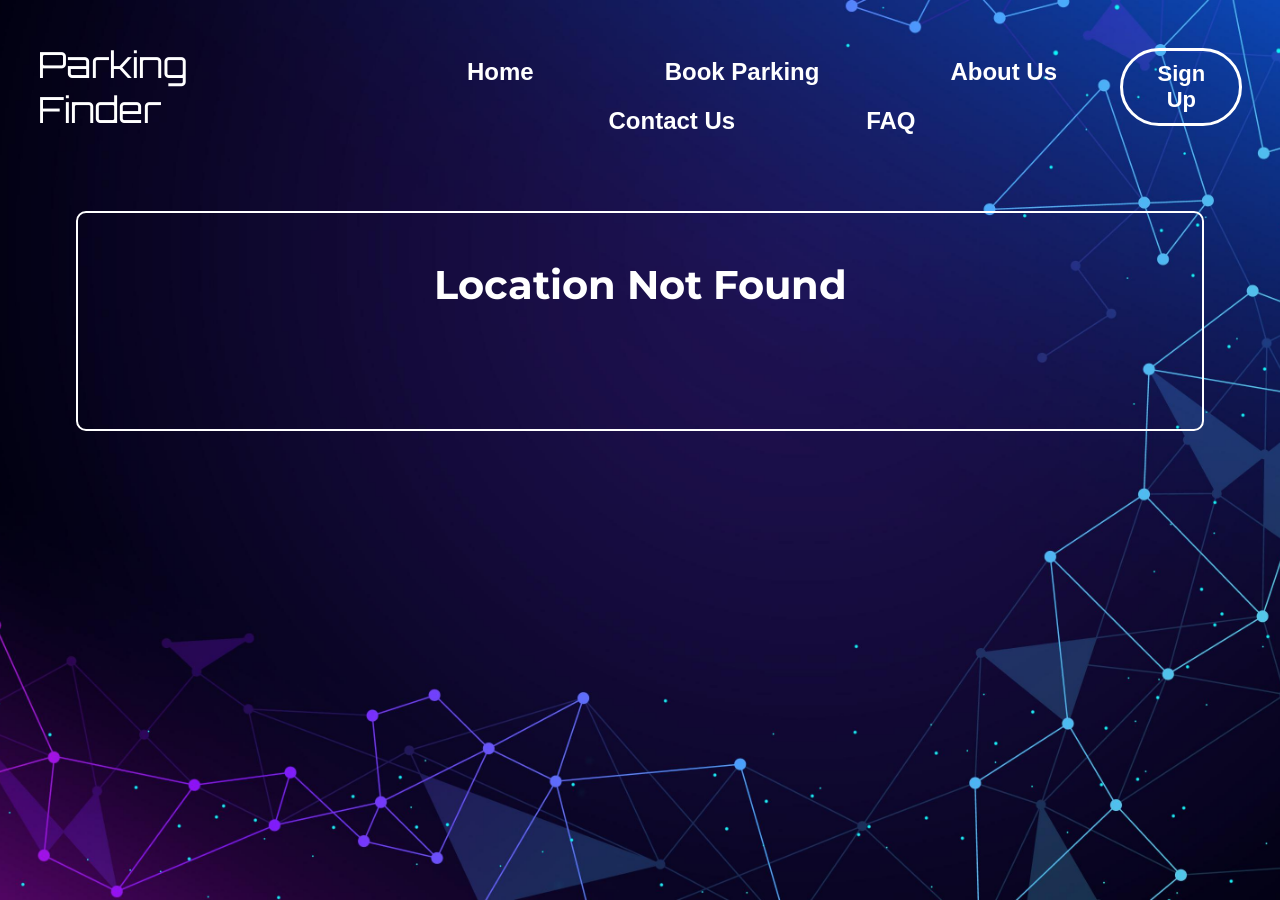
<file: Slot/slots.html>
<!DOCTYPE html>
<html lang="en">
<head>
  <meta charset="UTF-8">
  <meta name="viewport" content="width=device-width, initial-scale=1.0">
  <title>Parking Slots - Parking Finder</title>
  <link rel="stylesheet" href="https://fonts.googleapis.com/css?family=Montserrat:400,700|Orbitron:800">
  <!-- <link rel="stylesheet" href="slots.css"> -->
  <style>
      body {
  margin: 0;
  font-family: 'Montserrat', sans-serif;
  background-color: #000;
  color: #fff;
  background-image: url('../Resources/bg6.png');
  background-size: cover;
  background-position: center;
  background-repeat: no-repeat;
  min-height: 100vh;
}

.container {
  padding: 1cm;
}

header {
  display: flex;
  justify-content: space-between;
  align-items: center;
  margin-bottom: 1cm;
}

.logo {
  font-family: 'Orbitron', sans-serif;
  font-size: 36px;
  font-weight: normal;
  color: #fff;
  margin: 0;
}

nav {
  text-align: center;
}

.nav-button {
  background: none;
  border: none;
  color: #fff;
  font-weight: 900;
  font-size: 24px;
  cursor: pointer;
  margin: 0.5cm 15px 0 5px;
}

.signup-btn {
  border: 3px solid #fff;
  border-radius: 50px;
  background: transparent;
  color: #fff;
  font-size: 22px;
  font-weight: 600;
  padding: 10px 25px;
  cursor: pointer;
  margin-left: -1.5cm;
}

.dropdown-content {
        display: none;
        position: absolute;
        background-color: #f9f9f9;
        min-width: 160px;
        box-shadow: 0px 8px 16px 0px rgba(0,0,0,0.2);
        z-index: 1;
        border-radius: 5px;
        left: -50%;
}
.dropdown-content button {
        color: black;
        padding: 12px 16px;
        text-decoration: none;
        display: block;
        background-color: white;
        width: 100%;
        text-align: left;
        border: none;
        border-radius: 100px;
}
.dropdown-content button:hover {
        background-color: #f1f1f1;
}
.user-icon {
position: relative;
display: inline-block;
cursor: pointer;
}
.user-icon:hover .dropdown-content {
display: block;
}

.parking-box {
border: 2px solid #fff;
border-radius: 10px;
padding: 20px;
margin-bottom: 40px;
text-align: center;
}

#location-heading {
font-size: 40px;
margin-bottom: 100px;
text-align: center;
}



.parking-container {
display: flex;
flex-wrap: wrap;
justify-content: space-between;
}

.parking-slot {
width: calc(25% - 2rem);
margin: 1rem;
padding: 1rem;
background-color: #333;
color: #fff;
border-radius: 10px;
text-align: center;
}

.parking-slot img {
max-width: 100%;
max-height: 100%;
}

.book-button {
background-color: #4CAF50;
border: none;
color: white;
padding: 15px 32px;
text-align: center;
text-decoration: none;
display: inline-block;
font-size: 20px;
margin-top: 50px;
cursor: pointer;
border-radius: 10px;
transition-duration: 0.4s;
font-weight: bold;
}

.book-button:hover {
background-color: #45a049;
}

.modal {
display: none;
position: fixed;
top: 50%;
left: 50%;
transform: translate(-50%, -50%);
background-color: #000000;
border-radius: 10px;
box-shadow: 0 0 10px rgba(0, 0, 0, 0.1);
padding: 20px;
z-index: 9999;
width: 400px;
}
.modal-header {
border-bottom: none;
margin-bottom: 20px;
}
.modal-title {
font-size: 20px;
margin-bottom: 10px;
color: #ffffff;
}
.modal-body {
margin-bottom: 20px;
text-align: center;
}
.form-group {
margin-bottom: 15px;
}
.form-group label {
display: block;
font-weight: bold;
color: #ffffff;
}
.form-control {
width: calc(100% - 60px);
padding: 8px;
font-size: 16px;
border: 1px solid #ccc;
border-radius: 4px;
color: #ffffff;
background-color: #3f3a3a;
margin-left: 8px;
margin-right: 8px;
}

.btn {
padding: 8px 20px;
font-size: 16px;
border: none;
border-radius: 4px;
cursor: pointer;
background-color: #007bff;
color: #fff;
}
.btn:hover {
background-color: #0056b3;
}
.forgot-password {
margin-bottom: 10px;
}
.forgot-password a {
color: #ff0000;
text-decoration: none;
}
.forgot-password a:hover {
text-decoration: underline;
}
.text-danger {
color: #dc3545;
}

.popup-container {
display: none;
position: fixed;
top: 50%;
left: 50%;
transform: translate(-50%, -50%);
background-color: #252222;
border: 1px solid #ccc;
border-radius: 5px;
padding: 20px;
z-index: 9999;
}
.popup-container h2 {
margin-top: 0;
}
.popup-container .input-group {
margin-bottom: 10px;
}
.popup-container .input-group input {
width: calc(100% - 10px);
padding: 8px;
font-size: 16px;
border: 1px solid #ccc;
border-radius: 4px;
}
.popup-container .input-group span {
margin-left: 10px;
font-size: 14px;
}
.popup-container button {
padding: 8px 20px;
font-size: 16px;
border: none;
border-radius: 4px;
cursor: pointer;
background-color: #007bff;
color: #fff;
}
.popup-container button:hover {
background-color: #0056b3;
}
.popup-container .close-btn {
position: absolute;
top: 10px;
right: 10px;
cursor: pointer;
}

.update-status-button {
background-color: rgb(11, 153, 254);
font-weight: bold;
color: white;
padding: 10px 20px;
border: none;
border-radius: 5px;
cursor: pointer;
margin-top: 10px;
}

.booking-popup {
  display: none;
  position: fixed;
  top: 50%;
  left: 50%;
  transform: translate(-50%, -50%);
  width: 400px;
  background-color: black;
  color: white;
  padding: 20px;
  border-radius: 10px;
  z-index: 1000;
}

.booking-popup-content {
  text-align: center;
  font-weight: bold;
}

button#okButton {
  background-color: rgb(11, 107, 204);
  color: rgb(255, 255, 255);
  font-weight: bold;
  border: none;
  padding: 10px 20px;
  text-align: center;
  text-decoration: none;
  display: inline-block;
  font-size: 16px;
  cursor: pointer;
  border-radius: 5px;
}

button#okButton:hover {
  background-color: #2b2ecb;
}


.close-btn {
  position: absolute;
  top: 10px;
  right: 10px;
  font-size: 24px;
  background: none;
  border: none;
  color: white;
  cursor: pointer;
}

@media screen and (min-width: 1033px) and (max-width: 1300px) {
  .nav-button {
    margin-left: 100px;
  }
}

@media screen and (min-width: 1000px) {
  .nav-button.hamburger {
    display: none;
  }
  .sidebar-content{
    display: none;
  }

  .close-btn{
    display: none;
  }
}

@media screen and (max-width: 1000px) {

  .parking-slot h1 {
    font-size: 14px;
  }
  
  .parking-slot h3 {
    font-size: 10px;
  }

  .book-button {
    font-size: 10px;
    padding: 10px 16px;
  }

  .update-status-button {
    font-size: 10px;
    padding: 8px 16px;
  }

  .container {
    padding: 1cm;
    min-height: 100vh;
    box-sizing: border-box;
    overflow: auto;
  }  
  
  .parking-box {
    padding: 10px;
  }
  
  .parking-slot {
    width: calc(25% - 20px);
  }

  .nav-button,
  .signup-btn,
  .logo,
  body,
  .container {
    font-size: 18px;
    padding: 8px 15px;
    width: auto;
    margin-left: 0;
  }

  header {
    flex-direction: column;
    align-items: flex-start;
  }

  .nav-button {
    margin: 0.5cm 0;
  }

  .signup-btn {
    margin-top: 0.1cm;
    margin-left: auto;
  }

  #navigate-button {
    margin: 10px auto;
  }

  .user-container {
    display: none;
  }

  .sidebar {
    position: fixed;
    top: 0;
    left: -250px;
    width: 250px;
    height: 100%;
    background: #333;
    transition: left 0.3s ease;
    z-index: 1000;
  }
  
  .sidebar.active {
    left: 0;
  }

  .sidebar-content {
    padding: 30px 20px;
  }
  
  nav {
    display: none;
  }
  header {
    flex-direction: column;
    align-items: flex-start;
  }

  .logo {
    margin: 0.5cm 0;
  }

  header {
    flex-direction: row;
    align-items: center;
  }
  .book-button,
  .update-status-button {
    padding: 5px 10px;
    font-size: 10px;
    margin-top: 10px;
  }
}

.sidebar-toggle {
  background: none;
  border: none;
  color: #fff;
  font-weight: 900;
  font-size: 24px;
  cursor: pointer;
  margin: 1cm 15px 0 10px;
}

.sidebar-content button {
  color: white;
  padding: 12px 16px;
  text-decoration: none;
  display: block;
  background-color: transparent;
  width: 100%;
  text-align: left;
  border: none;
  border-bottom: 1px solid #555;
}

.sidebar-content button:last-child {
  border-bottom: none;
}

.sidebar-content button:hover {
  background-color: #333;
}

::-webkit-scrollbar {
  width: 10px;
}

::-webkit-scrollbar-thumb {
  background-color: #888;
  border-radius: 10px;
}

::-webkit-scrollbar-track {
  background-color: #333;
}

body {
  scrollbar-width: thin; 
}

body::-webkit-scrollbar-thumb {
  background-color: #888;
  border-radius: 10px;
}

body::-webkit-scrollbar-track {
  background-color: #333;
}
  </style>
</head>
<body>
  <div class="container">
    <header>
      <button class="nav-button hamburger" onclick="toggleSidebar()">☰</button>
      <div class="logo">Parking Finder</div>
      <nav>
          <button class="nav-button" onclick="redirectToHome()">Home</button>
          <button class="nav-button" onclick="redirectToMap()">Book Parking</button>
          <button class="nav-button" onclick="redirectToAbout()">About Us</button>
          <button class="nav-button" onclick="redirectToContact()">Contact Us</button>
          <button class="nav-button" onclick="redirectToFAQ()">FAQ</button>
      </nav>
      <div class="user-container">
          <div class="user-icon">
              <img src="../Resources/account.png" alt="User Icon">
              <div class="dropdown-content">
                  <button onclick="profile()">Account Information</button>
                  <button onclick="logout()">Logout</button>
              </div>
          </div>
      </div>
      <button class="signup-btn" onclick="redirectToSignUp()">Sign Up</button>
  </header>
  <div class="sidebar" id="sidebar">
      <button class="close-btn" onclick="closeSidebar()">×</button> 
      <div class="sidebar-content">
        <button class="nav-button" onclick="redirectToHome()">Home</button>
        <button class="nav-button" onclick="redirectToMap()">Book Parking</button>
        <button class="nav-button" onclick="redirectToAbout()">About Us</button>
        <button class="nav-button" onclick="redirectToContact()">Contact Us</button>
        <button class="nav-button" onclick="redirectToFAQ()">FAQ</button>
      </div>
    </div>


  <div class="container" id="parking-slots-container">
    <div class="parking-box">
      <h1 id="location-heading"></h1>
      <div class="parking-container" id="parking-container"></div>
    </div>
  </div>

<div id="signInModal" class="modal">
  <div class="modal-header">
    <h2 class="modal-title">Sign In</h2>
  </div>
  <div class="modal-body">
    <form onsubmit="signIn(); return false;">
      <div class="form-group">
        <label for="usernameOrEmail">Username or Email</label>
        <input type="text" class="form-control" id="usernameOrEmail" required>
      </div>
      <div class="form-group">
        <label for="password">Password</label>
        <input type="password" class="form-control" id="password" required>
      </div>
      <div id="signInError" class="text-danger"></div>
      <br>
      <div class="forgot-password">
        <a class="forgot" href="#" onclick="showForgotPasswordPopup()">Forgot Password?</a>
      </div>
      <button type="submit" class="btn">Sign In</button>
    </form>
  </div>
</div>

<div class="popup-container" id="forgotPasswordPopup">
  <span class="close-btn" onclick="closeForgotPasswordPopup()">&times;</span>
  <h2>Forgot Password</h2>
  <form id="forgotPasswordForm">
    <div class="input-group">
      <input type="text" id="forgotPasswordEmail" name="email" placeholder="Email">
      <span id="email-error" style="color: red;"></span>
    </div>
    <button type="button" onclick="sendOTP()" id="send-otp-btn">Send OTP</button>
    <div id="otp-section" style="display: none;">
      <div class="input-group"><br>
        <input type="text" id="otp" name="otp" placeholder="OTP">
        <span id="otp-error" style="color: red;"></span>
      </div>
      <div class="input-group">
        <input type="password" id="newPassword" name="newPassword" placeholder="New Password">
        <span id="new-password-error" style="color: red;"></span>
      </div>
    </div>
    <button type="button" onclick="submitNewPassword()" id="submit-btn" style="display: none;">Submit</button>
  </form>
</div>

<div class="popup-container" id="popupContainer">
  <p>Signed in Successfully, Redirecting to Dashboard</p>
  <div id="countdown"></div>
</div>

<div class="popup-container" id="successPopup">
  <p>Password Updated Successfully</p>
</div>

<div id="BookingPopUp" class="booking-popup">
  <div class="booking-popup-content">
    <h2>Alert</h2>
    <p>A Slot is already booked. Please cancel the previous booking before proceeding to book another slot.</p>
    <button id="okButton">OK</button>
  </div>
</div>


  <script src="locations.php"></script>
  <script src="https://ajax.googleapis.com/ajax/libs/jquery/3.5.1/jquery.min.js"></script>
  <script src="https://cdn.jsdelivr.net/npm/@popperjs/core@2.5.3/dist/umd/popper.min.js"></script>
  <script src="https://stackpath.bootstrapcdn.com/bootstrap/4.5.2/js/bootstrap.min.js"></script>
 <!-- <script src="slots.js"></script> -->
 <script>
function redirectToSignUp() {
  window.location.href = "../SignUp/sign-up.html";
}

function redirectToHome() {
  window.location.href = "../index.html";
}

function redirectToAbout() {
  window.location.href = "../AboutUs/about.html";
}

function redirectToMap() {
  window.location.href = "../LargeMap.html";
}

function redirectToContact() {
  window.location.href = "../ContactUs/contact.html";
}

function redirectToFAQ() {
  window.location.href = "../FAQ/faq.html";
}

function runTimeoutScript(locationName, slotNumber) {
  $.ajax({
    url: '../Payment/timeout.php',
    type: 'POST',
    data: {
      location: locationName,
      slot: slotNumber
    },
    success: function(response) {
      console.log('Timeout script executed successfully');
    },
    error: function(xhr, status, error) {
      console.error(xhr.responseText);
    }
  });
}

function runSensorCheck() {
  $.ajax({
    url: 'status/sensorCheck.php',
    type: 'GET',
    success: function(response) {
      console.log('Sensor Check executed successfully');
    },
    error: function(xhr, status, error) {
      console.error(xhr.responseText);
    }
  });
}

setInterval(runSensorCheck, 5000);


setInterval(function() {
  const urlParams = new URLSearchParams(window.location.search);
  const locationName = urlParams.get('location').toLowerCase().replace(/ /g, '_');
  const slotNumber = urlParams.get('slot');
  runTimeoutScript(locationName, slotNumber);
}, 5000);

document.addEventListener('DOMContentLoaded', function () {
  const updateStatusButton = document.getElementById('updateStatusButton');
  if (updateStatusButton) {
      updateStatusButton.addEventListener('click', function () {
          const urlParams = new URLSearchParams(window.location.search);
          const locationName = urlParams.get('location');
          const slotNumber = urlParams.get('slot');

          runTimeoutScript(locationName, slotNumber);
      });
  }
});

function getCookie(name) {
  var cookieArr = document.cookie.split(';');
  for (var i = 0; i < cookieArr.length; i++) {
      var cookiePair = cookieArr[i].split('=');
      if (name == cookiePair[0].trim()) {
          return decodeURIComponent(cookiePair[1]);
      }
  }
  return null;
}

function setCookie(name, value) {
  document.cookie = name + "=" + value + ";path=/";
}

function clearCookie(name) {
  document.cookie = name + "=;expires=Thu, 01 Jan 1970 00:00:00 UTC;path=/;";
}

function logout() {
  clearCookie("loggedIn");
  window.location.reload();
}

function profile() {
  window.location.href = "../Account/account.html";
}

function updateStatus(locationName) {
  fetch(`info.php?location=${encodeURIComponent(locationName)}`)
      .then(response => {
          if (!response.ok) {
              throw new Error('Network response was not ok');
          }
          return response.json();
      })
      .then(data => {
          if (data.error) {
              throw new Error(data.error);
          }
          displayParkingSlots(data.slots);
      })
      .catch(error => {
          console.error('Error updating status:', error.message);
      });
}

let currentLocation;

function fetchParkingSlots(locationName) {
    currentLocation = locationName;
    fetch(`info.php?location=${encodeURIComponent(locationName)}`)
        .then(response => {
            if (!response.ok) {
                throw new Error('Network response was not ok');
            }
            return response.json();
        })
        .then(data => {
            if (data.error) {
                throw new Error(data.error);
            }
            document.getElementById('location-heading').textContent = data.location;
            displayParkingSlots(data.slots);
            setInterval(() => updateStatus(locationName), 5000);
        })
        .catch(error => {
            console.error('Error fetching parking slot information:', error.message);
            document.getElementById('location-heading').textContent = "Error Fetching Data";
        });
}

function displayParkingSlots(slots) {
  const parkingContainer = document.getElementById('parking-container');
  parkingContainer.innerHTML = '';

  slots.forEach(slot => {
      const slotDiv = document.createElement('div');
      slotDiv.classList.add('parking-slot');
      let statusColor;
      if (slot.status === 'occupied') {
          statusColor = 'red';
      } else if (slot.status === 'unoccupied') {
          statusColor = 'green';
      } else if (slot.status === 'Booked') {
          statusColor = 'orange';
      } else if (slot.status === 'No Sensor Data') {
          statusColor = 'yellow';
      }
      slotDiv.innerHTML = `
          <h1>Parking Slot ${slot.id}</h1>
          <h3>Status: <span style="color: ${statusColor};">${slot.status.charAt(0).toUpperCase() + slot.status.slice(1)}</span></h3><br>
      `;
      const imageContainer = document.createElement('div');
      imageContainer.classList.add('image-container');
      const image = document.createElement('img');
      if (slot.status === 'unoccupied') {
          image.src = '../Resources/image1.jpg';
      } else if (slot.status === 'occupied') {
          image.src = '../Resources/image2.jpg';
      } else if (slot.status === 'No Sensor Data') {
          image.src = '../Resources/image3.jpg';
      } else if (slot.status === 'Booked') {
          image.src = '../Resources/image4.jpg';
      }
      imageContainer.appendChild(image);
      slotDiv.appendChild(imageContainer);

      if (slot.status !== 'No Sensor Data') {
          if (slot.status !== 'Booked') {
              const bookButton = document.createElement('button');
              bookButton.textContent = 'Book Slot';
              bookButton.className = 'book-button';
              bookButton.onclick = function () {
                var loggedIn = getCookie("loggedIn");
                if (loggedIn === "true") {
                    var location = currentLocation;
                    checkUserBooking(slot, location);
                } else {
                    displaySignInModal();
                }
            };          
              slotDiv.appendChild(bookButton);
          }

          const newLine = document.createElement('br');
          slotDiv.appendChild(newLine);

          const updateStatusButton = document.createElement('button');
          updateStatusButton.textContent = 'Update Status';
          updateStatusButton.className = 'update-status-button';
          updateStatusButton.onclick = function () {
              const location = currentLocation;
              const slotNumber = slot.id;
              runTimeoutScript(location, slotNumber);
          };
          slotDiv.appendChild(updateStatusButton);
      }

      parkingContainer.appendChild(slotDiv);
  });
}

window.onload = function () {
  const urlParams = new URLSearchParams(window.location.search);
  const locationName = urlParams.get('location');

  if (locationName) {
      fetchParkingSlots(locationName);
  } else {
      document.getElementById('location-heading').textContent = "Location Not Found";
  }
  var loggedIn = getCookie("loggedIn");
  var userContainer = document.querySelector('.user-container');
  var signUpBtn = document.querySelector('.signup-btn');
  if (loggedIn === "true") {
      signUpBtn.style.display = "none";
      userContainer.style.display = "block";
  } else {
      signUpBtn.style.display = "block";
      userContainer.style.display = "none";
  }
};

function displaySignInModal() {
  $('#signInModal').modal('show');
}

function signIn() {
  var usernameOrEmail = document.getElementById("usernameOrEmail").value;
  var password = document.getElementById("password").value;
  var xhr = new XMLHttpRequest();
  xhr.open("POST", "../SignIn/data.php", true);
  xhr.setRequestHeader("Content-Type", "application/x-www-form-urlencoded");
  xhr.onreadystatechange = function () {
      if (xhr.readyState === XMLHttpRequest.DONE) {
          if (xhr.status === 200) {
              if (xhr.responseText === "success") {
                  setCookie("loggedIn", "true");
                  window.location.reload();
              } else {
                  document.getElementById("signInError").textContent = "Invalid username/email or password.";
              }
          }
      }
  };
  xhr.send("usernameOrEmail=" + usernameOrEmail + "&password=" + password);
}


function getCookie(name) {
  var cookieArr = document.cookie.split(';');
  for (var i = 0; i < cookieArr.length; i++) {
      var cookiePair = cookieArr[i].split('=');
      if (name == cookiePair[0].trim()) {
          return decodeURIComponent(cookiePair[1]);
      }
  }
  return null;
}

function setCookie(name, value) {
  document.cookie = name + "=" + value + ";path=/";
}

function clearCookie(name) {
  document.cookie = name + "=;expires=Thu, 01 Jan 1970 00:00:00 UTC;path=/;";
}

function showForgotPasswordPopup() {
  document.getElementById("forgotPasswordPopup").style.display = "block";
}

function sendOTP() {
  var email = document.getElementById("forgotPasswordEmail").value;
  var emailError = document.getElementById("email-error");
  var otpSection = document.getElementById("otp-section");
  var submitBtn = document.getElementById("submit-btn");
  var sendOTPBtn = document.getElementById("send-otp-btn");

  emailError.textContent = "";

  var xhr = new XMLHttpRequest();
  xhr.open("GET", "../SignIn/data.php?checkEmail=true&email=" + encodeURIComponent(email), true);
  xhr.onreadystatechange = function() {
      if (xhr.readyState === 4 && xhr.status === 200) {
          if (xhr.responseText.trim() === "found") {
              sendOTPByEmail(email);
              sendOTPBtn.disabled = true;
              var timerSeconds = 15;
              var timerInterval = setInterval(function() {
                  timerSeconds--;
                  sendOTPBtn.textContent = "Send OTP";
                  if (timerSeconds <= 0) {
                      clearInterval(timerInterval);
                      sendOTPBtn.textContent = "Resend OTP";
                      sendOTPBtn.disabled = false;
                  }
              }, 1000);
          } else {
              emailError.textContent = "Email not found";
          }
      }
  };
  xhr.send();
}


function sendOTPByEmail(email) {
  var xhr = new XMLHttpRequest();
  xhr.open("GET", "../SignIn/data.php?sendOTP=true&email=" + encodeURIComponent(email), true);
  xhr.onreadystatechange = function() {
      if (xhr.readyState === 4 && xhr.status === 200) {
          if (xhr.responseText.trim() === "error") {
              console.log("Error sending OTP");
          } else {
              var otpSection = document.getElementById("otp-section");
              var submitBtn = document.getElementById("submit-btn");
              otpSection.style.display = "block";
              submitBtn.style.display = "block";
          }
      }
  };
  xhr.send();
}


function submitNewPassword() {
  var otp = document.getElementById("otp").value;
  var newPassword = document.getElementById("newPassword").value;
  var otpError = document.getElementById("otp-error");
  var newPasswordError = document.getElementById("new-password-error");

  otpError.textContent = "";
  newPasswordError.textContent = "";

  if (otp !== "") {
    var xhr = new XMLHttpRequest();
    xhr.open("GET", "../SignIn/data.php?validateOTP=true&enteredOTP=" + encodeURIComponent(otp), true);
    xhr.onreadystatechange = function() {
      if (xhr.readyState === 4 && xhr.status === 200) {
        if (xhr.responseText.trim() === "valid") {
          var newPasswordValue = encodeURIComponent(newPassword);
          var xhrUpdatePassword = new XMLHttpRequest();
          xhrUpdatePassword.open("GET", "../SignIn/data.php?updatePassword=true&newPassword=" + newPasswordValue, true);
          xhrUpdatePassword.onreadystatechange = function() {
            if (xhrUpdatePassword.readyState === 4 && xhrUpdatePassword.status === 200) {
              var successPopup = document.getElementById("successPopup");
              successPopup.style.display = "block";
              setTimeout(function() {
                successPopup.style.display = "none";
              }, 2000);
              closeForgotPasswordPopup();
            }
          };
          xhrUpdatePassword.send();
        } else {
          otpError.textContent = "Invalid OTP";
        }
      }
    };
    xhr.send();
  } else {
    otpError.textContent = "Please enter OTP";
  }
}

function closeForgotPasswordPopup() {
  var forgotPasswordPopup = document.getElementById("forgotPasswordPopup");
  forgotPasswordPopup.style.display = "none";
}

function checkUserBooking(slot, location) {
  $.ajax({
      url: 'usercheck.php',
      type: 'GET',
      dataType: 'json',
      success: function(response) {
          if (response.error) {
              console.error(response.error);
              return;
          }
          if (response.hasBooking) {
              var bookingPopUp = document.getElementById('BookingPopUp');
              bookingPopUp.style.display = 'block';

              var okButton = document.getElementById('okButton');
              okButton.onclick = function() {
                  bookingPopUp.style.display = 'none';
              };
          } else {
              window.location.href = '../Payment/payment.html?slot=' + slot.id + '&location=' + encodeURIComponent(location);
          }
      },
      error: function(xhr, status, error) {
          console.error(xhr.responseText);
      }
  });
  return false;
}

function toggleSidebar() {
  var sidebar = document.getElementById('sidebar');
  sidebar.classList.toggle('active');
}

function closeSidebar() {
  var sidebar = document.getElementById('sidebar');
  sidebar.classList.remove('active');
}

        document.addEventListener('DOMContentLoaded', () => {
            var disclaimer = document.querySelector("img[alt='www.000webhost.com']");
            if(disclaimer) {
                disclaimer.remove();
            }
        });
 </script>
</body>
</html>
</file>
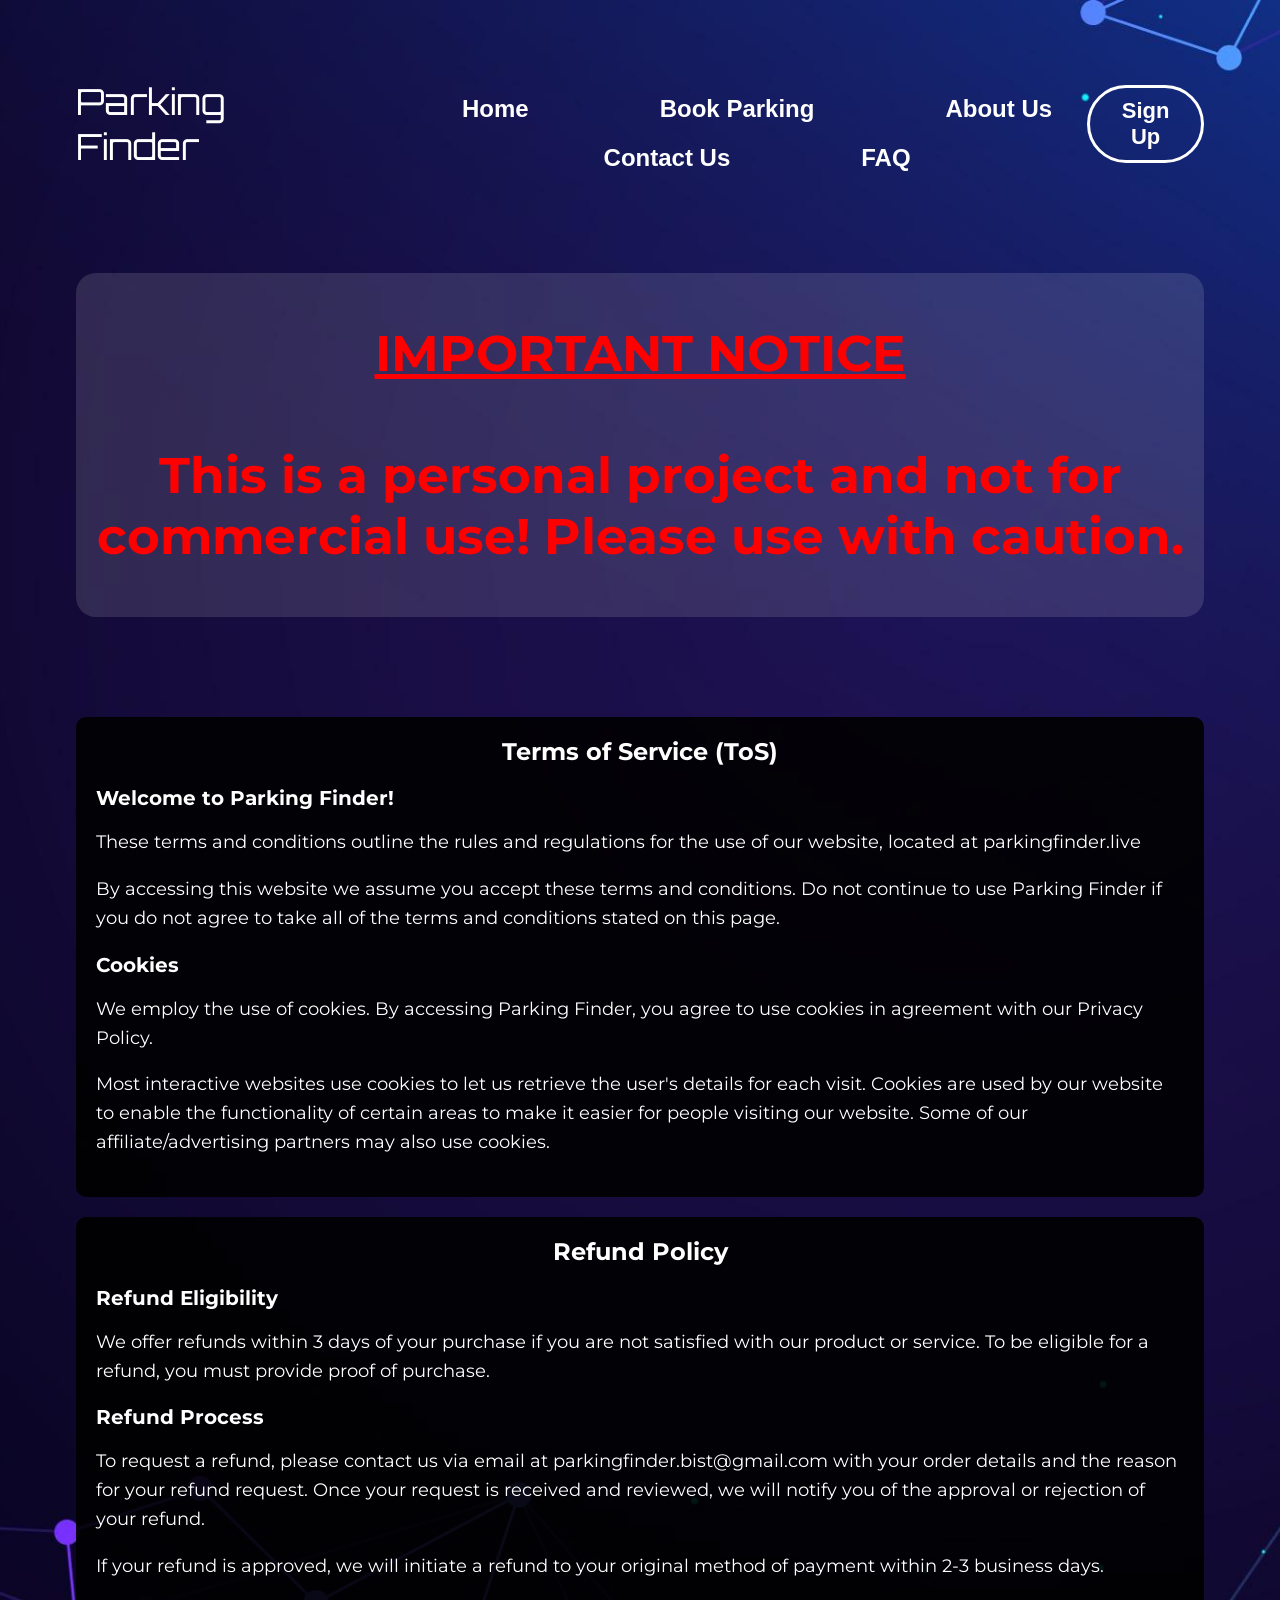
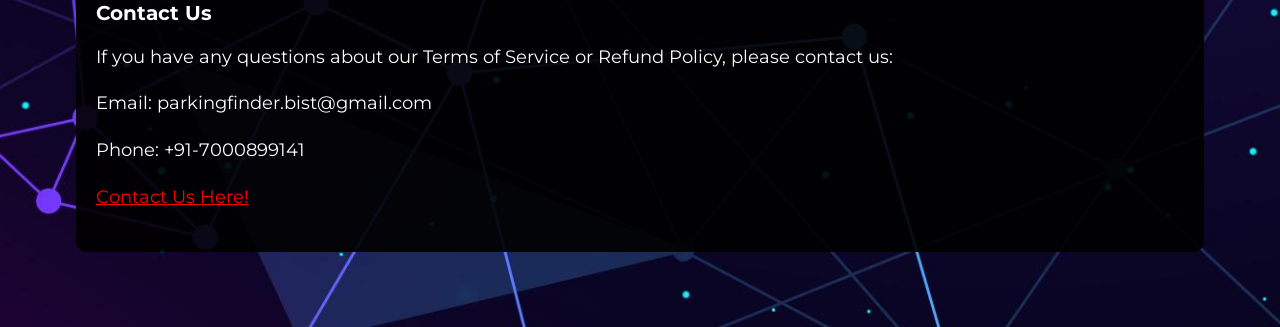
<file: Payment/TOS/tos.html>
<!DOCTYPE html>
<html lang="en">
<head>
  <meta charset="UTF-8">
  <meta name="viewport" content="width=device-width, initial-scale=1.0">
  <title>About Us - Parking Finder</title>
  <link rel="stylesheet" href="https://fonts.googleapis.com/css?family=Montserrat:400,700|Orbitron:800">
  <style>
    body {
      margin: 0;
      font-family: 'Montserrat', sans-serif;
      background-color: #000;
      color: #fff;
      background-image: url('../../Resources/bg6.png');
      background-size: cover;
      background-position: center;
      background-repeat: no-repeat;
      min-height: 100vh;
      font-size: 16px;
    }
    
    .container {
      padding: 2cm;
    }
    
    header {
      display: flex;
      justify-content: space-between;
      align-items: center;
      margin-bottom: 1cm;
    }
    
    .logo {
      font-family: 'Orbitron', sans-serif;
      font-size: 36px;
      font-weight: normal;
      color: #fff;
      margin: 0;
    }
    
    nav {
      text-align: center;
    }
    
    .nav-button {
      background: none;
      border: none;
      color: #fff;
      font-weight: 900;
      font-size: 24px;
      cursor: pointer;
      margin: 0.5cm 15px 0 5px;
    }
    
    .signup-btn {
      border: 3px solid #fff;
      border-radius: 50px;
      background: transparent;
      color: #fff;
      font-size: 22px;
      font-weight: 600;
      padding: 10px 25px;
      cursor: pointer;
      margin-left: -1.5cm;
    }
    
    .dropdown-content {
      display: none;
      position: absolute;
      background-color: #f9f9f9;
      min-width: 160px;
      box-shadow: 0px 8px 16px 0px rgba(0,0,0,0.2);
      z-index: 1;
      border-radius: 5px;
      left: -50%;
    }
    
    .dropdown-content button {
      color: black;
      padding: 12px 16px;
      text-decoration: none;
      display: block;
      background-color: white;
      width: 100%;
      text-align: left;
      border: none;
      border-radius: 100px;
    }
    
    .dropdown-content button:hover {
      background-color: #f1f1f1;
    }
    
    .user-icon {
      position: relative;
      display: inline-block;
      cursor: pointer;
    }
    
    .user-icon:hover .dropdown-content {
      display: block;
    }
    
    .terms-refund-container {
      background-color: rgba(0, 0, 0, 0.911);
      padding: 20px;
      border-radius: 10px;
      margin-top: 20px;
    }
    
    .terms-refund-title {
      font-size: 24px;
      font-weight: bold;
      text-align: center;
      margin-bottom: 20px;
    }
    
    .terms-refund-section {
      margin-bottom: 20px;
    }
    
    .terms-refund-section h2 {
      font-size: 20px;
      font-weight: bold;
      margin-bottom: 10px;
    }
    
    .terms-refund-content {
      font-size: 18px;
      line-height: 1.6;
      margin-bottom: 10px;
    }
    
    .important-info {
      font-weight: bold;
      color: #ffcc00;
    }

    .contact {
        color: red;
    }
    .contact:hover {
        color: rgb(161, 16, 16);
    }

    .imp {
        color: red;
        margin-top: 100px;
        margin-bottom: 100px;
        font-size: 50px;
        background-color: #f1f1f121;
        border-radius: 20px;
        text-align: center;
        padding-bottom: 50px;
        padding-top: 50px;

    }
    
    .close-btn {
      position: absolute;
      top: 10px;
      right: 10px;
      font-size: 24px;
      background: none;
      border: none;
      color: white;
      cursor: pointer;
    }
    
    @media screen and (min-width: 1033px) and (max-width: 1300px) {
      .nav-button {
        margin-left: 100px;
      }
    }
    
    @media screen and (max-width: 432px) {
      .suggestions {
        max-height: 80px;
        width: 80%;
        left: 50%;
        margin-top: 45px !important;
        border-radius: 10px;
        overflow-y: scroll;
      }
      
      .suggestion-item {
        padding: 8px;
        font-size: 14px;
      }
    }
    
    @media screen and (min-width: 1000px) {
      .nav-button.hamburger {
        display: none;
      }
      .sidebar-content{
        display: none;
      }
    
      .close-btn{
        display: none;
      }
    }
    
    @media screen and (max-width: 1000px) {
    
      .suggestions {
        max-height: 80px;
        width: 80%;
        left: 50%;
        margin-top: 1rem;
        border-radius: 10px;
        overflow-y: scroll;
      }
      
      .suggestion-item {
        padding: 8px;
        font-size: 14px;
      }
    
      #map-container {
        width: 90%;
        height: auto;
        padding-bottom: 90%;
        margin-top: 100px;
      }
    
      #enlarge-map-button {
        padding: 8px;
        font-size: 8px;
        right: 50px;
      }
      .mapboxgl-popup-content {
        font-size: 10px;
        padding: 10px;
      }
    
      .mapboxgl-popup {
        width: 200px;
        height: 200px;
      }
    
      .mapboxgl-popup-anchor-bottom-right {
        width: 20px;
        height: 20px;
      }
    
      .nav-button,
      .signup-btn,
      .logo,
      .search-input,
      body,
      .container,
      .search-container,
      .search-input::placeholder,
      .search-button {
        font-size: 18px;
        padding: 8px 15px;
        width: auto;
        margin-left: 0;
      }
    
      header {
        flex-direction: column;
        align-items: flex-start;
      }
    
      .nav-button {
        margin: 0.5cm 0;
      }
    
      .signup-btn {
        margin-top: 0.5cm;
        margin-left: auto;
      }
    
      .search-container {
        margin-top: 2cm;
      }
    
      .search-button {
        margin-left: 0;
      }
    
      #navigate-button {
        margin: 10px auto;
      }
    
      .user-container {
        display: none;
      }
    
      .sidebar {
        position: fixed;
        top: 0;
        left: -250px;
        width: 250px;
        height: 100%;
        background: #333;
        transition: left 0.3s ease;
        z-index: 1000;
      }
      
      .sidebar.active {
        left: 0;
      }
    
      .sidebar-content {
        padding: 30px 20px;
      }
      
      nav {
        display: none;
      }
      header {
        flex-direction: column;
        align-items: flex-start;
      }
    
      .logo {
        margin: 0.5cm 0;
      }
    
      .signup-btn {
        margin-top: -1.5cm;
        margin-left: auto;
      }  
    
      header {
        flex-direction: row;
        align-items: center;
      }
    }
    
    .sidebar-toggle {
      background: none;
      border: none;
      color: #fff;
      font-weight: 900;
      font-size: 24px;
      cursor: pointer;
      margin: 1cm 15px 0 10px;
    }
    
    .sidebar-content button {
      color: white;
      padding: 12px 16px;
      text-decoration: none;
      display: block;
      background-color: transparent;
      width: 100%;
      text-align: left;
      border: none;
      border-bottom: 1px solid #555;
    }
    
    .sidebar-content button:last-child {
      border-bottom: none;
    }
    
    .sidebar-content button:hover {
      background-color: #333;
    }
    
    ::-webkit-scrollbar {
      width: 10px;
    }
    
    ::-webkit-scrollbar-thumb {
      background-color: #888;
      border-radius: 10px;
    }
    
    ::-webkit-scrollbar-track {
      background-color: #333;
    }
    
    body {
      scrollbar-width: thin; 
    }
    
    body::-webkit-scrollbar-thumb {
      background-color: #888;
      border-radius: 10px;
    }
    
    body::-webkit-scrollbar-track {
      background-color: #333;
    }
  </style>
</head>
<body>
  <div class="container">
    <header>
      <button class="nav-button hamburger" onclick="toggleSidebar()">☰</button>
      <div class="logo">Parking Finder</div>
      <nav>
          <button class="nav-button" onclick="redirectToHome()">Home</button>
          <button class="nav-button" onclick="redirectToMap()">Book Parking</button>
          <button class="nav-button" onclick="redirectToAbout()">About Us</button>
          <button class="nav-button" onclick="redirectToContact()">Contact Us</button>
          <button class="nav-button" onclick="redirectToFAQ()">FAQ</button>
      </nav>
      <div class="user-container">
          <div class="user-icon">
              <img src="../../Resources/account.png" alt="User Icon">
              <div class="dropdown-content">
                  <button onclick="profile()">Account Information</button>
                  <button onclick="logout()">Logout</button>
              </div>
          </div>
      </div>
      <button class="signup-btn" onclick="redirectToSignUp()">Sign Up</button>
  </header>
  <div class="sidebar" id="sidebar">
      <button class="close-btn" onclick="closeSidebar()">×</button> 
      <div class="sidebar-content">
        <button class="nav-button" onclick="redirectToHome()">Home</button>
        <button class="nav-button" onclick="redirectToMap()">Book Parking</button>
        <button class="nav-button" onclick="redirectToAbout()">About Us</button>
        <button class="nav-button" onclick="redirectToContact()">Contact Us</button>
        <button class="nav-button" onclick="redirectToFAQ()">FAQ</button>
      </div>
    </div>


    <h1 class="imp"><u>IMPORTANT NOTICE</u><br><br>This is a personal project and not for commercial use! Please use with caution.</h1>
    <div class="terms-refund-container">
      <div class="terms-refund-title">Terms of Service (ToS)</div>
      <div class="terms-refund-section">
        <h2>Welcome to Parking Finder!</h2>
        <div class="terms-refund-content">
          <p>These terms and conditions outline the rules and regulations for the use of our website, located at parkingfinder.live</p>
          <p>By accessing this website we assume you accept these terms and conditions. Do not continue to use Parking Finder if you do not agree to take all of the terms and conditions stated on this page.</p>
        </div>
      </div>
      <div class="terms-refund-section">
        <h2>Cookies</h2>
        <div class="terms-refund-content">
          <p>We employ the use of cookies. By accessing Parking Finder, you agree to use cookies in agreement with our Privacy Policy.</p>
          <p>Most interactive websites use cookies to let us retrieve the user's details for each visit. Cookies are used by our website to enable the functionality of certain areas to make it easier for people visiting our website. Some of our affiliate/advertising partners may also use cookies.</p>
        </div>
      </div>
    </div>

    <div class="terms-refund-container">
      <div class="terms-refund-title">Refund Policy</div>
      <div class="terms-refund-section">
        <h2>Refund Eligibility</h2>
        <div class="terms-refund-content">
          <p>We offer refunds within 3 days of your purchase if you are not satisfied with our product or service. To be eligible for a refund, you must provide proof of purchase.</p>
        </div>
      </div>
      <div class="terms-refund-section">
        <h2>Refund Process</h2>
        <div class="terms-refund-content">
          <p>To request a refund, please contact us via email at parkingfinder.bist@gmail.com with your order details and the
            reason for your refund request. Once your request is received and reviewed, we will notify you of the approval or rejection of your refund.</p>
            <p>If your refund is approved, we will initiate a refund to your original method of payment within 2-3 business days.</p>
            </div>
            </div>
            <div class="terms-refund-section">
            <h2>Contact Us</h2>
            <div class="terms-refund-content">
            <p>If you have any questions about our Terms of Service or Refund Policy, please contact us:</p>
            <p>Email: parkingfinder.bist@gmail.com</p>
            <p>Phone: +91-7000899141</p>
            <a class="contact" href="../../ContactUs/contact.html">Contact Us Here!</a>
            </div>
            </div>
            </div>
            
              </div>
              <script>
                function redirectToSignUp() {
                  window.location.href = "../../SignUp/sign-up.html";
                }
                function redirectToHome() {
                  window.location.href = "../../index.html";
                }
                function redirectToAbout() {
                  window.location.href = "../../AboutUs/about.html";
                }
                function redirectToMap() {
                  window.location.href = "../../LargeMap.html";
                }
                function redirectToContact() {
                    window.location.href = "../../ContactUs/contact.html";
                  }
                function redirectToFAQ() {
                    window.location.href = "../../FAQ/faq.html";
                  }
            
                window.onload = function() {
                    var loggedIn = getCookie("loggedIn");
                    var userContainer = document.querySelector('.user-container');
                    var signUpBtn = document.querySelector('.signup-btn');
                    if (loggedIn === "true") {
                        signUpBtn.style.display = "none";
                        userContainer.style.display = "block";
                    } else {
                        signUpBtn.style.display = "block";
                        userContainer.style.display = "none";
                    }
                }
            
                function getCookie(name) {
                    var cookieArr = document.cookie.split(';');
                    for(var i = 0; i < cookieArr.length; i++) {
                        var cookiePair = cookieArr[i].split('=');
                        if(name == cookiePair[0].trim()) {
                            return decodeURIComponent(cookiePair[1]);
                        }
                    }
                    return null;
                }
            
                function setCookie(name, value) {
                    document.cookie = name + "=" + value + ";path=/";
                }
            
                function clearCookie(name) {
                    document.cookie = name + "=;expires=Thu, 01 Jan 1970 00:00:00 UTC;path=/;";
                }
            
                function logout() {
                    clearCookie("loggedIn");
                    window.location.reload();
                }
            
                function profile() {
                    window.location.href="../../Account/account.html";
                }

                function toggleSidebar() {
                  var sidebar = document.getElementById('sidebar');
                  sidebar.classList.toggle('active');
              }
                
                function closeSidebar() {
                  var sidebar = document.getElementById('sidebar');
                  sidebar.classList.remove('active');
                }
                
                        document.addEventListener('DOMContentLoaded', () => {
            var disclaimer = document.querySelector("img[alt='www.000webhost.com']");
            if(disclaimer) {
                disclaimer.remove();
            }
        });
              </script>
            </body>
            </html>
</file>
<file: styles.css>
.container {
  padding: 2cm;
}

header {
  display: flex;
  justify-content: space-between;
  align-items: center;
  margin-bottom: 2cm;
}

.logo {
  font-family: 'Orbitron', sans-serif;
  font-size: 36px;
  font-weight: normal;
  color: #fff;
  margin: 0;
}

nav {
  text-align: center;
}

.nav-button {
  background: none;
  border: none;
  color: #fff;
  font-weight: 900;
  font-size: 24px;
  cursor: pointer;
  margin: 1cm 15px 0 10px;
}

.signup-btn {
  border: 3px solid #fff;
  border-radius: 50px;
  background: transparent;
  color: #fff;
  font-size: 22px;
  font-weight: 600;
  padding: 10px 25px;
  cursor: pointer;
  margin-left: -1.5cm;
}

body {
  margin: 0;
  font-family: 'Montserrat', sans-serif;
  background-color: #000;
  color: #fff;
  background-image: url('Resources/bg6.png');
  background-size: cover;
  background-position: center;
  background-repeat: no-repeat;
  min-height: 100vh;
}

.search-container {
  text-align: center;
  margin-top: 8cm;
  padding: 0 2cm;
}

.search-button {
  border: none;
  background-color: #000;
  color: #fff;
  padding: 21px 30px;
  font-size: 18px;
  cursor: pointer;
  position: relative;
  top: 0px;
  margin-left: -123px;
  border-top-right-radius: 20px;
  border-bottom-right-radius: 20px;
  border-top-left-radius: 20px;
  border-bottom-left-radius: 20px;
}

.search-input::placeholder {
  color: #888;
}

@media screen and (max-width: 768px) {
  .search-container {
    margin-top: 4cm;
  }
  
  .nav-button,
  .signup-btn,
  .logo,
  .search-input,
  body,
  .container,
  .search-container,
  .search-input::placeholder,
  .search-button {
    font-size: 18px;
    padding: 8px 15px;
    width: auto; 
    margin-left: 0;
  }
}

.suggestions::-webkit-scrollbar {
  width: 10px;
}

.suggestion-item {
  padding: 10px;
  cursor: pointer;
  color: #ffffff;
}

.popup {
  display: none;
  position: fixed;
  top: 50%;
  left: 50%;
  transform: translate(-50%, -50%);
  background-color: rgba(0, 0, 0, 0.8);
  padding: 20px;
  border-radius: 10px;
  color: #fff;
  text-align: center;
}
.popup button {
  margin: 10px;
  padding: 5px 10px;
  border: none;
  border-radius: 5px;
  background-color: #4CAF50;
  color: white;
  cursor: pointer;
}

.mapboxgl-ctrl-geocoder {
  display: none;
}
#map-container {
  position: relative;
  width: 50%;
  height: 500px;
  margin: 20px auto;
  margin-top: 130px;
  border: 10px solid #333;
}

.suggestions {
  position: absolute;
  background-color: rgb(31, 29, 29);
  border: 1px solid #ccc;
  max-height: 125px;
  overflow-y: auto;
  z-index: 999;
  width: calc(45% - 20px);
  display: none;
  border-radius: 20px;
  left: 50%;
  transform: translateX(-50%);
  margin-top: 5px;
}

.suggestions::-webkit-scrollbar {
  width: 10px;
}
.suggestions::-webkit-scrollbar-thumb {
  background-color: black;
  border-radius: 20px;
}
.suggestion-item {
  padding: 10px;
  cursor: pointer;
  color: #ffffff;
}
.suggestion-item:hover {
  background-color: #606060;
}
.search-input {
  padding: 20px;
  width: 50%;
  max-width: calc(75% - 40px);
  border: 2px solid #333;
  background-color: #222;
  color: #fff;
  font-size: 18px;
  display: inline-block;
  border-radius: 20px;
}
#map-style-select {
  position: absolute;
  top: 10px;
  left: 10px;
  z-index: 999;
  background-color: rgb(54, 53, 53);
  padding: 5px;
}
#navigate-button {
  position: relative;
  margin: 20px auto;
  display: block;
  padding: 10px 20px;
  background-color: #007bff;
  color: white;
  border: none;
  border-radius: 5px;
  cursor: pointer;
}
#enlarge-map-button {
  position: absolute;
  top: 10px;
  right: 50px;
  z-index: 999;
  background-color: #007bff;
  color: white;
  border: none;
  border-radius: 5px;
  cursor: pointer;
  padding: 10px;
}
.dropdown-content {
  display: none;
  position: absolute;
  background-color: #f9f9f9;
  min-width: 160px;
  box-shadow: 0px 8px 16px 0px rgba(0,0,0,0.2);
  z-index: 1;
  border-radius: 5px;
  left: -50%;
}
.dropdown-content button {
  color: black;
  padding: 12px 16px;
  text-decoration: none;
  display: block;
  background-color: white;
  width: 100%;
  text-align: left;
  border: none;
  border-radius: 100px;
}
.dropdown-content button:hover {
  background-color: #f1f1f1;
}
.user-icon {
  position: relative;
  display: inline-block;
  cursor: pointer;
}
.user-icon:hover .dropdown-content {
  display: block;
}
</file>
<file: AboutUs/about.css>
body {
  margin: 0;
  font-family: 'Montserrat', sans-serif;
  background-color: #000;
  color: #fff;
  background-image: url('../Resources/bg6.png');
  background-size: cover;
  background-position: center;
  background-repeat: no-repeat;
  min-height: 100vh;
}

.container {
  padding: 2cm;
}

header {
  display: flex;
  justify-content: space-between;
  align-items: center;
  margin-bottom: 1cm;
}

.logo {
  font-family: 'Orbitron', sans-serif;
  font-size: 36px;
  font-weight: normal;
  color: #fff;
  margin: 0;
}

nav {
  text-align: center;
}

.nav-button {
  background: none;
  border: none;
  color: #fff;
  font-weight: 900;
  font-size: 24px;
  cursor: pointer;
  margin: 0.5cm 15px 0 5px;
}

.signup-btn {
  border: 3px solid #fff;
  border-radius: 50px;
  background: transparent;
  color: #fff;
  font-size: 22px;
  font-weight: 600;
  padding: 10px 25px;
  cursor: pointer;
  margin-left: -1.5cm;
}

.about-container {
  text-align: center;
  margin-top: 2cm;
  padding: 0 2cm;
}

.about-text {
  font-size: 24px;
  line-height: 1.6;
  margin-bottom: 2cm;
  padding-bottom: 0.5cm;
  color: #ddd;
}

.objective-heading {
  font-size: 28px;
  font-weight: bold;
  color: #fff;
  margin-bottom: 1cm;
}

.objective-list {
  font-size: 20px;
  color: #ddd;
  text-align: left;
  margin-left: 0;
  padding-left: 2cm;
  border-left: 3px solid #fff;
  border-right: 3px solid #fff;
  border-top: 3px solid #fff;
  border-bottom: 3px solid #fff;
  padding-bottom: 2cm;
  padding-top: 2cm;
  background: rgba(0, 0, 0, 0.279);
}

.team-members {
  display: flex;
  justify-content: space-between;
  margin-top: 2cm;
}

.team-member {
  text-align: center;
  width: 23%;
}

.team-member-photo {
  width: 200px;
  height: 250px;
  object-fit: cover;
  margin-bottom: 1cm;
  border-radius: 30%;
}


.team-member-details {
  font-size: 18px;
  color: #ddd;
  font-weight: 900;
  padding-bottom: 4cm;
}

.team-heading {
  font-size: 30px;
  font-weight: bold;
  color: #fff;
  margin-bottom: 1cm;
  padding-top: 4cm;
  padding-bottom: 2cm;
}

.dropdown-content {
  display: none;
  position: absolute;
  background-color: #f9f9f9;
  min-width: 160px;
  box-shadow: 0px 8px 16px 0px rgba(0,0,0,0.2);
  z-index: 1;
  border-radius: 5px;
  left: -50%;
}
.dropdown-content button {
  color: black;
  padding: 12px 16px;
  text-decoration: none;
  display: block;
  background-color: white;
  width: 100%;
  text-align: left;
  border: none;
  border-radius: 100px;
}
.dropdown-content button:hover {
  background-color: #f1f1f1;
}
.user-icon {
position: relative;
display: inline-block;
cursor: pointer;
}
.user-icon:hover .dropdown-content {
display: block;
}
</file>
<file: ContactUs/contact.css>
body {
  margin: 0;
  font-family: 'Montserrat', sans-serif;
  background-color: #000;
  color: #fff;
  background-image: url('../Resources/bg6.png');
  background-size: cover;
  background-position: center;
  background-repeat: no-repeat;
  min-height: 100vh;
}

.container {
  padding: 2cm;
}

header {
  display: flex;
  justify-content: space-between;
  align-items: center;
  margin-bottom: 1cm;
}

.logo {
  font-family: 'Orbitron', sans-serif;
  font-size: 36px;
  font-weight: normal;
  color: #fff;
  margin: 0;
}

nav {
  text-align: center;
}

.nav-button {
  background: none;
  border: none;
  color: #fff;
  font-weight: 900;
  font-size: 24px;
  cursor: pointer;
  margin: 0.5cm 15px 0 5px;
}

.signup-btn {
  border: 3px solid #fff;
  border-radius: 50px;
  background: transparent;
  color: #fff;
  font-size: 22px;
  font-weight: 600;
  padding: 10px 25px;
  cursor: pointer;
  margin-left: -1.5cm;
}

.form-container {
  text-align: center;
  margin-top: 1rem;
  color: #fff;
}

.form {
  border: 2px solid #fff;
  border-radius: 10px;
  padding: 40px;
  max-width: 800px;
  margin: 0 auto;
  background-color: #00000063;
}

.form input[type="text"],
.form input[type="email"]
{
  width: calc(50% - 10px);
  margin-bottom: 20px;
  padding: 10px;
  border-radius: 20px;
  border: 1px solid #ccc;
  color: #fff;
  background-color: #222;
  font-size: 16px;
  height: 60px;
  display: inline-block;
  box-sizing: border-box;
  padding: 20px;
  font-size: 18px;
}

.form input[type="text"]#title {
  margin-top: 40px;
}



.form input[type="text"]:first-child {
  margin-right: 10px;
}

.input-group {
  display: flex;
  justify-content: space-between;
  margin-bottom: 20px;
}

#phoneNumber,
#email {
  width: calc(50% - 10px);
}

#title {
  width: calc(100% - 10px);
}

#description {
  width: calc(100% - 10px);
}

  .form input[type="submit"] {
      background-color: #105bcc;
      color: white;
      padding: 14px 20px;
      margin: 50px 0;
      border: none;
      border-radius: 20px;
      cursor: pointer;
      width: 50%;
      font-size: 20px;
      font-weight: bold;
    }

.form input[type="submit"]:hover {
  background-color: #577aeb;
}

.form input[type="text"]::placeholder,
.form input[type="email"]::placeholder,
.form textarea::placeholder {
  color: #888;
  font-weight: bold;
  padding-left: 15px;
}

.form h1 {
  margin-bottom: 80px;
}

.form textarea {
  width: calc(50% - 10px);
  margin-top: 10px;
  margin-bottom: 20px;
  padding: 15px;
  border-radius: 20px;
  border: 1px solid #ccc;
  color: #fff;
  background-color: #222;
  font-size: 18px;
  height: 180px;
  display: inline-block;
  box-sizing: border-box;
}

.popup {
  display: none;
  position: fixed;
  top: 50%;
  left: 50%;
  transform: translate(-50%, -50%);
  background-color: #333;
  color: #fff;
  border: 2px solid #4CAF50;
  border-radius: 10px;
  padding: 20px;
  z-index: 1000;
}

.popup-content {
  text-align: center;
}

.popup-btn {
  background-color: #4CAF50;
  color: white;
  padding: 10px 20px;
  border: none;
  border-radius: 5px;
  cursor: pointer;
  margin-top: 20px;
  display: block;
  margin-left: auto;
  margin-right: auto;
}    

.overlay {
  display: none;
  position: fixed;
  top: 0;
  left: 0;
  width: 100%;
  height: 100%;
  background-color: #00000091;
  z-index: 999;
}

.dropdown-content {
  display: none;
  position: absolute;
  background-color: #f9f9f9;
  min-width: 160px;
  box-shadow: 0px 8px 16px 0px rgba(0,0,0,0.2);
  z-index: 1;
  border-radius: 5px;
  left: -50%;
}
.dropdown-content button {
  color: black;
  padding: 12px 16px;
  text-decoration: none;
  display: block;
  background-color: white;
  width: 100%;
  text-align: left;
  border: none;
  border-radius: 100px;
}
.dropdown-content button:hover {
  background-color: #f1f1f1;
}
.user-icon {
  position: relative;
  display: inline-block;
  cursor: pointer;
}
.user-icon:hover .dropdown-content {
  display: block;
}

.form input[type="text"]:-webkit-autofill,
.form input[type="email"]:-webkit-autofill,
.form textarea:-webkit-autofill {
  -webkit-box-shadow: 0 0 0px 1000px #222 inset !important;
  -webkit-text-fill-color: #fff !important;
}
</file>
<file: FAQ/faq.css>
body {
    margin: 0;
    font-family: 'Montserrat', sans-serif;
    background-color: #000;
    color: #fff;
    background-image: url('../Resources/bg6.png');
    background-size: cover;
    background-position: center;
    background-repeat: no-repeat;
    min-height: 100vh;
  }
  
  .container {
    padding: 2cm;
  }
  
  header {
    display: flex;
    justify-content: space-between;
    align-items: center;
    margin-bottom: 1cm;
  }
  
  .logo {
    font-family: 'Orbitron', sans-serif;
    font-size: 36px;
    font-weight: normal;
    color: #fff;
    margin: 0;
  }
  
  nav {
    text-align: center;
  }
  
  .nav-button {
    background: none;
    border: none;
    color: #fff;
    font-weight: 900;
    font-size: 24px;
    cursor: pointer;
    margin: 0.5cm 15px 0 5px;
  }
  
  .signup-btn {
    border: 3px solid #fff;
    border-radius: 50px;
    background: transparent;
    color: #fff;
    font-size: 22px;
    font-weight: 600;
    padding: 10px 25px;
    cursor: pointer;
    margin-left: -1.5cm;
  }
  
  .faq-container {
    padding: 2cm;
  }
  
  .faq-box {
    background-color: rgba(0, 0, 0, 0.441);
    border-radius: 10px;
    padding: 20px;
  }
  
  .faq-item {
    margin-bottom: 60px;
  }
  
  .question {
    color: red;
    font-weight: bold;
  }
  
  .answer {
    font-size: 20px;
    color: rgb(6, 219, 6);
  }

  .dropdown-content {
    display: none;
    position: absolute;
    background-color: #f9f9f9;
    min-width: 160px;
    box-shadow: 0px 8px 16px 0px rgba(0,0,0,0.2);
    z-index: 1;
    border-radius: 5px;
    left: -50%;
}
.dropdown-content button {
    color: black;
    padding: 12px 16px;
    text-decoration: none;
    display: block;
    background-color: white;
    width: 100%;
    text-align: left;
    border: none;
    border-radius: 100px;
}
.dropdown-content button:hover {
    background-color: #f1f1f1;
}
.user-icon {
position: relative;
display: inline-block;
cursor: pointer;
}
.user-icon:hover .dropdown-content {
display: block;
}
</file>
<file: Payment/payment.css>
body {
    margin: 0;
    font-family: 'Montserrat', sans-serif;
    background-color: #000;
    color: #fff;
    background-image: url('../Resources/bg6.png');
    background-size: cover;
    background-position: center;
    background-repeat: no-repeat;
    min-height: 100vh;
  }
  
  .container {
    padding: 2cm;
  }
  
  header {
    display: flex;
    justify-content: space-between;
    align-items: center;
    margin-bottom: 1cm;
  }
  
  .logo {
    font-family: 'Orbitron', sans-serif;
    font-size: 36px;
    font-weight: normal;
    color: #fff;
    margin: 0;
  }
  
  nav {
    text-align: center;
  }
  
  .nav-button {
    background: none;
    border: none;
    color: #fff;
    font-weight: 900;
    font-size: 24px;
    cursor: pointer;
    margin: 0.5cm 15px 0 5px;
  }
  
  .signup-btn {
    border: 3px solid #fff;
    border-radius: 50px;
    background: transparent;
    color: #fff;
    font-size: 22px;
    font-weight: 600;
    padding: 10px 25px;
    cursor: pointer;
    margin-left: -1.5cm;
  }
  
.dropdown-content {
          display: none;
          position: absolute;
          background-color: #f9f9f9;
          min-width: 160px;
          box-shadow: 0px 8px 16px 0px rgba(0,0,0,0.2);
          z-index: 1;
          border-radius: 5px;
          left: -50%;
}
.dropdown-content button {
          color: black;
          padding: 12px 16px;
          text-decoration: none;
          display: block;
          background-color: white;
          width: 100%;
          text-align: left;
          border: none;
          border-radius: 100px;
}
.dropdown-content button:hover {
          background-color: #f1f1f1;
 }
.user-icon {
  position: relative;
  display: inline-block;
  cursor: pointer;
}
.user-icon:hover .dropdown-content {
  display: block;
}
.payment-container {
  margin-top: 2cm;
  padding: 2cm;
  background-color: rgba(255, 255, 255, 0.1);
  border-radius: 10px;
}

#payment-form {
  display: flex;
  flex-direction: column;
  align-items: center;
}

.form-row {
  margin-bottom: 1cm;
  width: 100%;
  position: relative;
}

label {
  font-size: 20px;
  margin-bottom: 0.5cm;
}

input[type="text"] {
  width: calc(100% - 30px);
  padding: 10px;
  border: 1px solid #fff;
  border-radius: 5px;
  background-color: rgba(255, 255, 255, 0.1);
  color: #fff;
  font-size: 16px;
}

.card-brand-icon {
  position: absolute;
  right: 5px;
  top: 50%;
  transform: translateY(-50%);
  width: 25px;
  height: 25px;
}

#card-errors {
  color: #ff0000;
  font-size: 16px;
  margin-top: 0.2cm;
  width: 100%;
  text-align: center;
}

#submit-button {
  border: none;
  border-radius: 50px;
  background-color: #4CAF50;
  color: #fff;
  font-size: 22px;
  font-weight: bold;
  padding: 10px 25px;
  cursor: pointer;
  transition: background-color 0.3s ease;
  margin-top: 50px;
}

#submit-button:hover {
  background-color: #45a049;
}

.input-container {
    position: relative;
}

.icon-container {
    position: absolute;
    top: 50%;
    right: 10px;
    transform: translateY(-50%);
}


.card-brand-icon {
    position: absolute;
    right: 0px;
    top: 10px;
    transform: translateY(-50%);
    width: 50px;
    height: 35px;
    background-color: #fff;
}

.anchor {
    color: red;
}
.anchor:hover {
    color: rgb(183, 7, 7);
}
</file>
<file: SignIn/sign-in.css>
body {
  margin: 0;
  font-family: 'Montserrat', sans-serif;
  background-color: #000;
  color: #fff;
  background-image: url('../Resources/bg6.png');
  background-size: cover;
  background-position: center;
  background-repeat: no-repeat;
  min-height: 100vh;
}
  
  .container {
    padding: 2cm;
  }
  
  header {
    display: flex;
    justify-content: space-between;
    align-items: center;
    margin-bottom: 2cm;
  }
  
  .logo {
    font-family: 'Orbitron', sans-serif;
    font-size: 36px;
    font-weight: normal;
    color: #fff;
    margin: 0;
  }
  
  nav {
    text-align: center;
  }
  
  .nav-button {
    background: none;
    border: none;
    color: #fff;
    font-weight: 900;
    font-size: 24px;
    cursor: pointer;
    margin: 1cm 15px 0 5px;
  }
  
  .login-container {
    text-align: center;
    margin-top: 40vh;
    transform: translateY(-50%);
  }
  
  .login-form {
    background: rgba(0, 0, 0, 0.15);
    border-radius: 20px;
    padding: 30px;
    border: 2px solid rgba(255, 255, 255, 0.5);
    box-shadow: 0 0 10px rgba(0, 0, 0, 0.5);
  }
  
  
  .login-form h2 {
    margin-bottom: 20px;
    font-size: 24px;
  }
  
  .input-group {
    margin-bottom: 20px;
  }
  
  .input-group input {
    width: 90%;
    padding: 15px;
    border: none;
    border-bottom: 1px solid #fff;
    background: transparent;
    color: #fff;
    font-size: 18px;
    outline: none;
  }
  
  .input-group input:focus {
    border-color: #3f80ea;
  }
  
  .login-btn {
    border: none;
    background-color: #3f80ea;
    color: #fff;
    padding: 15px 30px;
    font-size: 18px;
    cursor: pointer;
    border-radius: 5px;
    transition: background-color 0.3s;
  }
  
  .login-btn:hover {
    background-color: #2c63b6;
  }
  
  .signup-link {
    margin-top: 20px;
  }
  
  .signup-link p {
    color: #fff;
    font-size: 16px;
  }
  
  .signup-link a {
    color: #3f80ea;
    text-decoration: none;
    transition: color 0.3s;
  }
  
  .signup-link a:hover {
    color: #2c63b6;
  }
  
  .signup-link button {
    margin-top: 10px;
  }
  
  .login-btn-container {
    display: flex;
    flex-direction: column;
    align-items: center;
  }
  .login-btn {
    margin-top: 10px;
  }

  .popup-container {
    display: none;
    position: fixed;
    top: 50%;
    left: 50%;
    transform: translate(-50%, -50%);
    background-color: rgba(0, 0, 0, 0.8);
    padding: 20px;
    border-radius: 10px;
    color: #fff;
    text-align: center;
  }

  .close-btn {
    position: absolute;
    top: 10px;
    right: 10px;
    cursor: pointer;
    font-size: 25px;
  }
  
  .forgot{
    color:red;
  }
  .forgot:hover{
    color:rgb(194, 15, 15);
  }

#submit-btn {
  background-color: #4CAF50;
  border: none;
  color: white;
  padding: 10px 20px;
  margin-left: 80px;
  text-align: center;
  text-decoration: none;
  display: inline-block;
  font-size: 16px;
  margin-top: 15px;
  cursor: pointer;
  border-radius: 5px;
}

#submit-btn:hover {
  background-color: #45a049;
}
</file>
<file: SignUp/sign-up.css>
body {
  margin: 0;
  font-family: 'Montserrat', sans-serif;
  background-color: #000;
  color: #fff;
  background-image: url('../Resources/bg6.png');
  background-size: cover;
  background-position: center;
  background-repeat: no-repeat;
  min-height: 100vh;
}

.container {
  padding: 2cm;
}

header {
  display: flex;
  justify-content: space-between;
  align-items: center;
  margin-bottom: 2cm;
}

.logo {
  font-family: 'Orbitron', sans-serif;
  font-size: 36px;
  font-weight: normal;
  color: #fff;
  margin: 0;
}

nav {
  text-align: center;
}

.nav-button {
  background: none;
  border: none;
  color: #fff;
  font-weight: 900;
  font-size: 24px;
  cursor: pointer;
  margin: 1cm 15px 0 5px;
}

.login-container {
  text-align: center;
  margin-top: 40vh;
  transform: translateY(-50%);
}

.login-form {
  background: rgba(0, 0, 0, 0.15);
  border-radius: 20px;
  padding: 30px;
  border: 2px solid rgba(255, 255, 255, 0.5);
  box-shadow: 0 0 10px rgba(0, 0, 0, 0.5);
}

.login-form h2 {
  margin-bottom: 20px;
  font-size: 24px;
}

.input-group {
  margin-bottom: 20px;
}

.input-group input {
  width: 90%;
  padding: 15px;
  border: none;
  border-bottom: 1px solid #fff;
  background: transparent;
  color: #fff;
  font-size: 18px;
  outline: none;
}

.input-group input:focus {
  border-color: #3f80ea;
}

.login-btn {
  border: none;
  background-color: #3f80ea;
  color: #fff;
  padding: 15px 30px;
  font-size: 18px;
  cursor: pointer;
  border-radius: 5px;
  transition: background-color 0.3s;
}

.login-btn:hover {
  background-color: #2c63b6;
}

.signup-link {
  margin-top: 20px;
}

.signup-link p {
  color: #fff;
  font-size: 16px;
}

.signup-link a {
  color: #3f80ea; 
  text-decoration: none;
  transition: color 0.3s;
}

.signup-link a:hover {
  color: #2c63b6;
}

.signup-link button {
  margin-top: 10px;
}

.popup-container {
  display: none;
  position: fixed;
  top: 50%;
  left: 50%;
  transform: translate(-50%, -50%);
  background-color: rgba(0, 0, 0, 0.8);
  padding: 20px;
  border-radius: 10px;
  color: #fff;
  text-align: center;
}

.modal {
  display: none;
  position: fixed;
  z-index: 9999;
  left: 0;
  top: 0;
  width: 100%;
  height: 100%;
  background-color: rgba(0, 0, 0, 0.5);
}

.modal-content {
  background-color: #00000094;
  border-color: #f3f3f3;
  border-radius: 5px;
  width: 200px;
  padding: 20px;
  text-align: center;
  position: absolute;
  top: 50%;
  left: 50%;
  transform: translate(-50%, -50%);
}

.loader {
display: flex;
justify-content: center;
align-items: center;
width: 100%;
height: 30px;
position: relative;
margin-top: 14px;
}

.loader div {
width: 10px;
height: 10px;
background-color: #3498db;
border-radius: 50%;
animation: jump 1.5s infinite ease-in-out;
margin-right: 8px;
margin-top: 0;
}

.loader div:last-child {
margin-right: 0;
}

.loader div:nth-child(1) {
animation-delay: 0s;
}

.loader div:nth-child(2) {
animation-delay: 0.5s;
}

.loader div:nth-child(3) {
animation-delay: 1s;
}


@keyframes jump {
0% {
transform: translateY(0);
}
50% {
transform: translateY(-15px);
}
100% {
transform: translateY(0);
}
}


.please-wait {
  color: white;
  font-size: 16px;
  font-weight: bold;
  margin-top: 0;
  margin-bottom: 10px;
}
</file>
<file: Slot/slots.css>
body {
  margin: 0;
  font-family: 'Montserrat', sans-serif;
  background-color: #000;
  color: #fff;
  background-image: url('../Resources/bg6.png');
  background-size: cover;
  background-position: center;
  background-repeat: no-repeat;
  min-height: 100vh;
}

.container {
  padding: 1cm;
}

header {
  display: flex;
  justify-content: space-between;
  align-items: center;
  margin-bottom: 1cm;
}

.logo {
  font-family: 'Orbitron', sans-serif;
  font-size: 36px;
  font-weight: normal;
  color: #fff;
  margin: 0;
}

nav {
  text-align: center;
}

.nav-button {
  background: none;
  border: none;
  color: #fff;
  font-weight: 900;
  font-size: 24px;
  cursor: pointer;
  margin: 0.5cm 15px 0 5px;
}

.signup-btn {
  border: 3px solid #fff;
  border-radius: 50px;
  background: transparent;
  color: #fff;
  font-size: 22px;
  font-weight: 600;
  padding: 10px 25px;
  cursor: pointer;
  margin-left: -1.5cm;
}

.dropdown-content {
        display: none;
        position: absolute;
        background-color: #f9f9f9;
        min-width: 160px;
        box-shadow: 0px 8px 16px 0px rgba(0,0,0,0.2);
        z-index: 1;
        border-radius: 5px;
        left: -50%;
}
.dropdown-content button {
        color: black;
        padding: 12px 16px;
        text-decoration: none;
        display: block;
        background-color: white;
        width: 100%;
        text-align: left;
        border: none;
        border-radius: 100px;
}
.dropdown-content button:hover {
        background-color: #f1f1f1;
}
.user-icon {
position: relative;
display: inline-block;
cursor: pointer;
}
.user-icon:hover .dropdown-content {
display: block;
}

.parking-box {
border: 2px solid #fff;
border-radius: 10px;
padding: 20px;
margin-bottom: 40px;
text-align: center;
}

#location-heading {
font-size: 40px;
margin-bottom: 100px;
text-align: center;
}



.parking-container {
display: flex;
flex-wrap: wrap;
justify-content: space-between;
}

.parking-slot {
width: calc(25% - 2rem);
margin: 1rem;
padding: 1rem;
background-color: #333;
color: #fff;
border-radius: 10px;
text-align: center;
}

.parking-slot img {
max-width: 100%;
max-height: 100%;
}

.book-button {
background-color: #4CAF50;
border: none;
color: white;
padding: 15px 32px;
text-align: center;
text-decoration: none;
display: inline-block;
font-size: 20px;
margin-top: 50px;
cursor: pointer;
border-radius: 10px;
transition-duration: 0.4s;
font-weight: bold;
}

.book-button:hover {
background-color: #45a049;
}

.modal {
display: none;
position: fixed;
top: 50%;
left: 50%;
transform: translate(-50%, -50%);
background-color: #000000;
border-radius: 10px;
box-shadow: 0 0 10px rgba(0, 0, 0, 0.1);
padding: 20px;
z-index: 9999;
width: 400px;
}
.modal-header {
border-bottom: none;
margin-bottom: 20px;
}
.modal-title {
font-size: 20px;
margin-bottom: 10px;
color: #ffffff;
}
.modal-body {
margin-bottom: 20px;
text-align: center;
}
.form-group {
margin-bottom: 15px;
}
.form-group label {
display: block;
font-weight: bold;
color: #ffffff;
}
.form-control {
width: calc(100% - 60px);
padding: 8px;
font-size: 16px;
border: 1px solid #ccc;
border-radius: 4px;
color: #ffffff;
background-color: #3f3a3a;
margin-left: 8px;
margin-right: 8px;
}

.btn {
padding: 8px 20px;
font-size: 16px;
border: none;
border-radius: 4px;
cursor: pointer;
background-color: #007bff;
color: #fff;
}
.btn:hover {
background-color: #0056b3;
}
.forgot-password {
margin-bottom: 10px;
}
.forgot-password a {
color: #ff0000;
text-decoration: none;
}
.forgot-password a:hover {
text-decoration: underline;
}
.text-danger {
color: #dc3545;
}

.popup-container {
display: none;
position: fixed;
top: 50%;
left: 50%;
transform: translate(-50%, -50%);
background-color: #252222;
border: 1px solid #ccc;
border-radius: 5px;
padding: 20px;
z-index: 9999;
}
.popup-container h2 {
margin-top: 0;
}
.popup-container .input-group {
margin-bottom: 10px;
}
.popup-container .input-group input {
width: calc(100% - 10px);
padding: 8px;
font-size: 16px;
border: 1px solid #ccc;
border-radius: 4px;
}
.popup-container .input-group span {
margin-left: 10px;
font-size: 14px;
}
.popup-container button {
padding: 8px 20px;
font-size: 16px;
border: none;
border-radius: 4px;
cursor: pointer;
background-color: #007bff;
color: #fff;
}
.popup-container button:hover {
background-color: #0056b3;
}
.popup-container .close-btn {
position: absolute;
top: 10px;
right: 10px;
cursor: pointer;
}

.update-status-button {
background-color: rgb(11, 153, 254);
font-weight: bold;
color: white;
padding: 10px 20px;
border: none;
border-radius: 5px;
cursor: pointer;
margin-top: 10px;
}

.booking-popup {
  display: none;
  position: fixed;
  top: 50%;
  left: 50%;
  transform: translate(-50%, -50%);
  width: 400px;
  background-color: black;
  color: white;
  padding: 20px;
  border-radius: 10px;
  z-index: 1000;
}

.booking-popup-content {
  text-align: center;
  font-weight: bold;
}

button#okButton {
  background-color: rgb(11, 107, 204);
  color: rgb(255, 255, 255);
  font-weight: bold;
  border: none;
  padding: 10px 20px;
  text-align: center;
  text-decoration: none;
  display: inline-block;
  font-size: 16px;
  cursor: pointer;
  border-radius: 5px;
}

button#okButton:hover {
  background-color: #2b2ecb;
}
</file>
